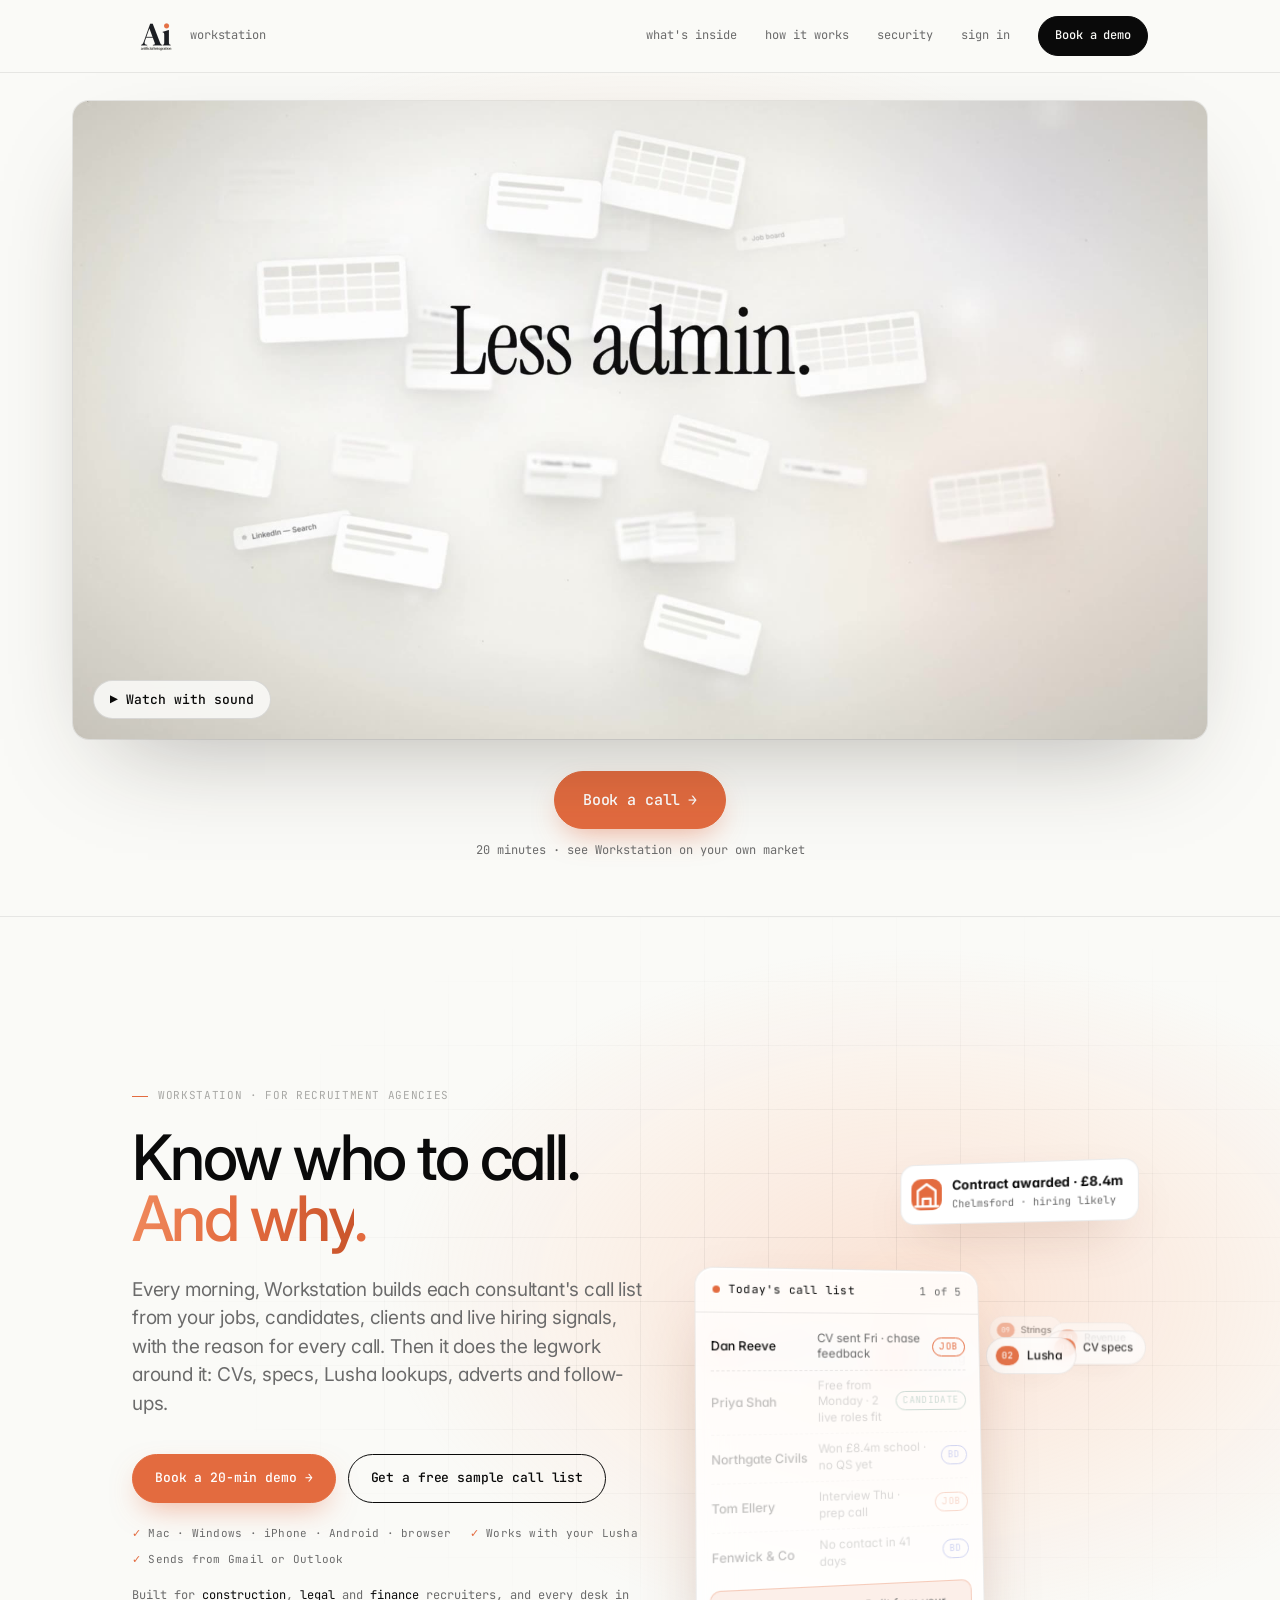
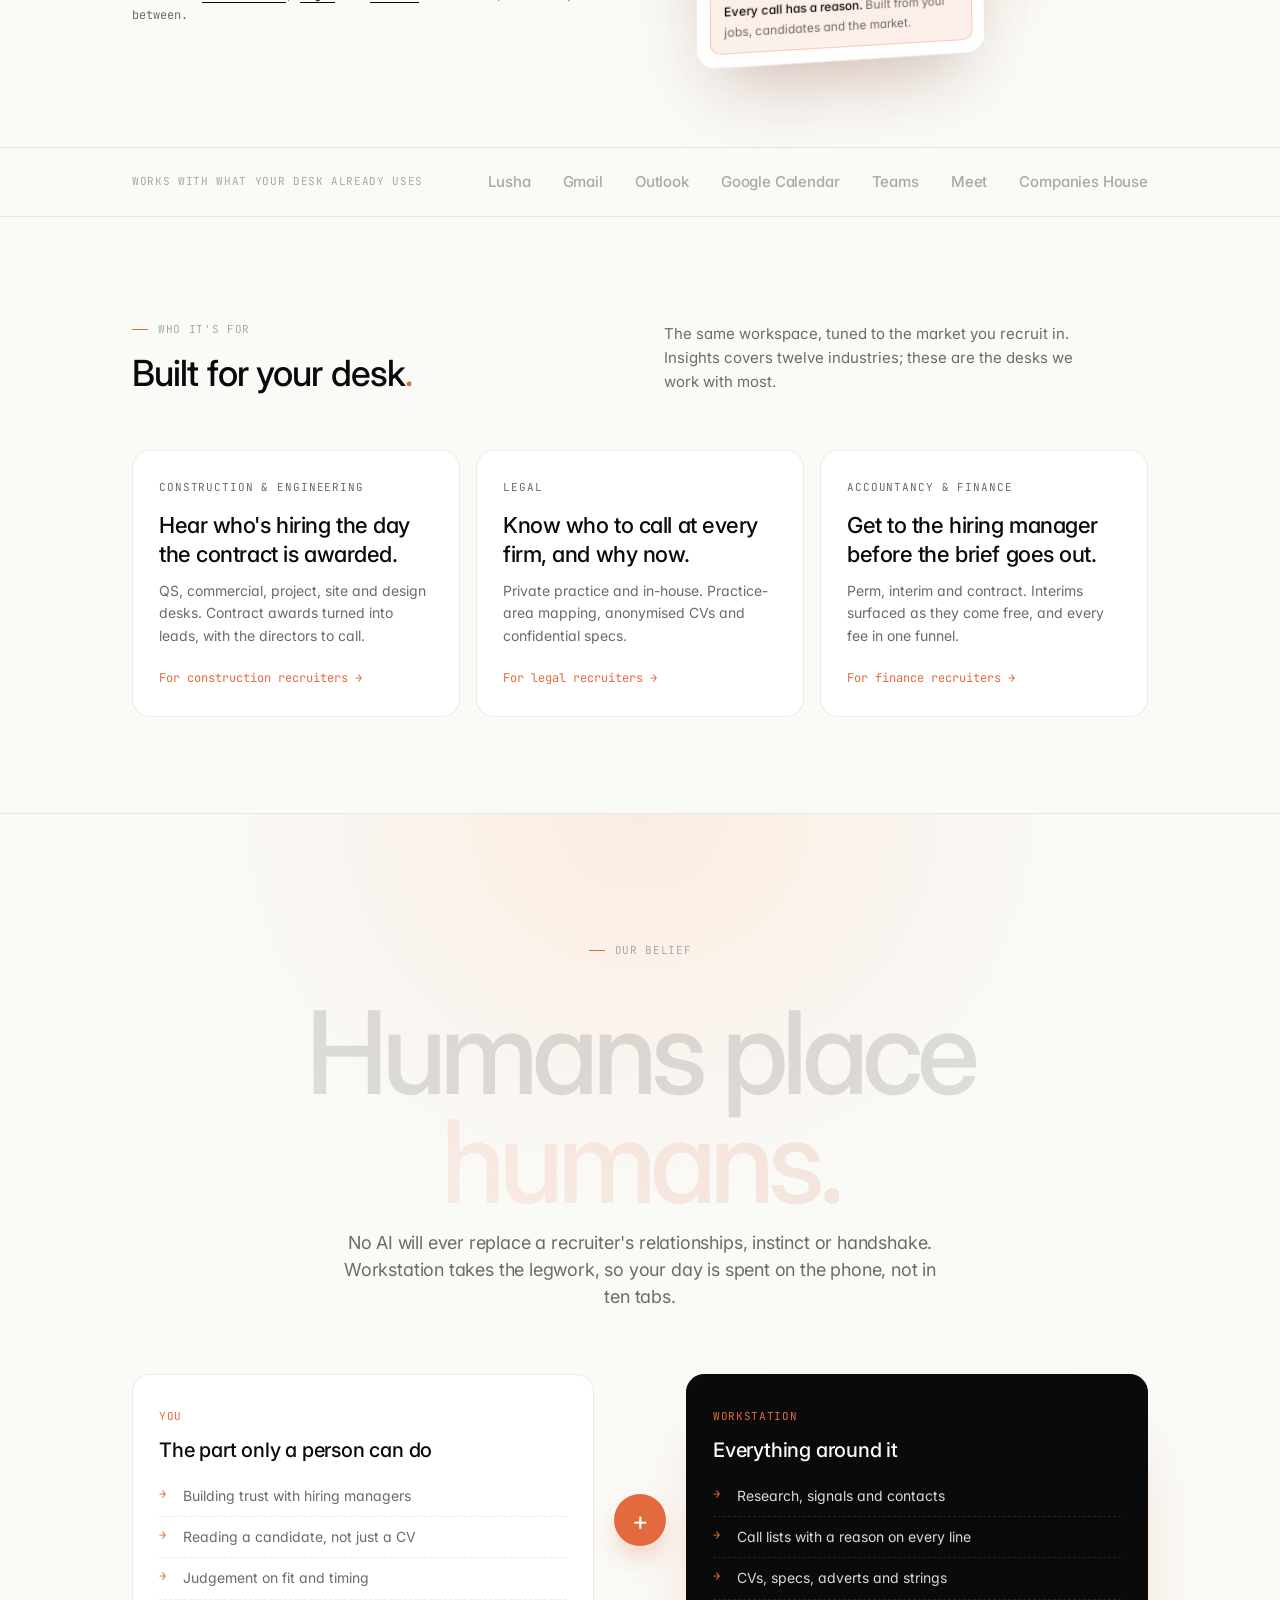
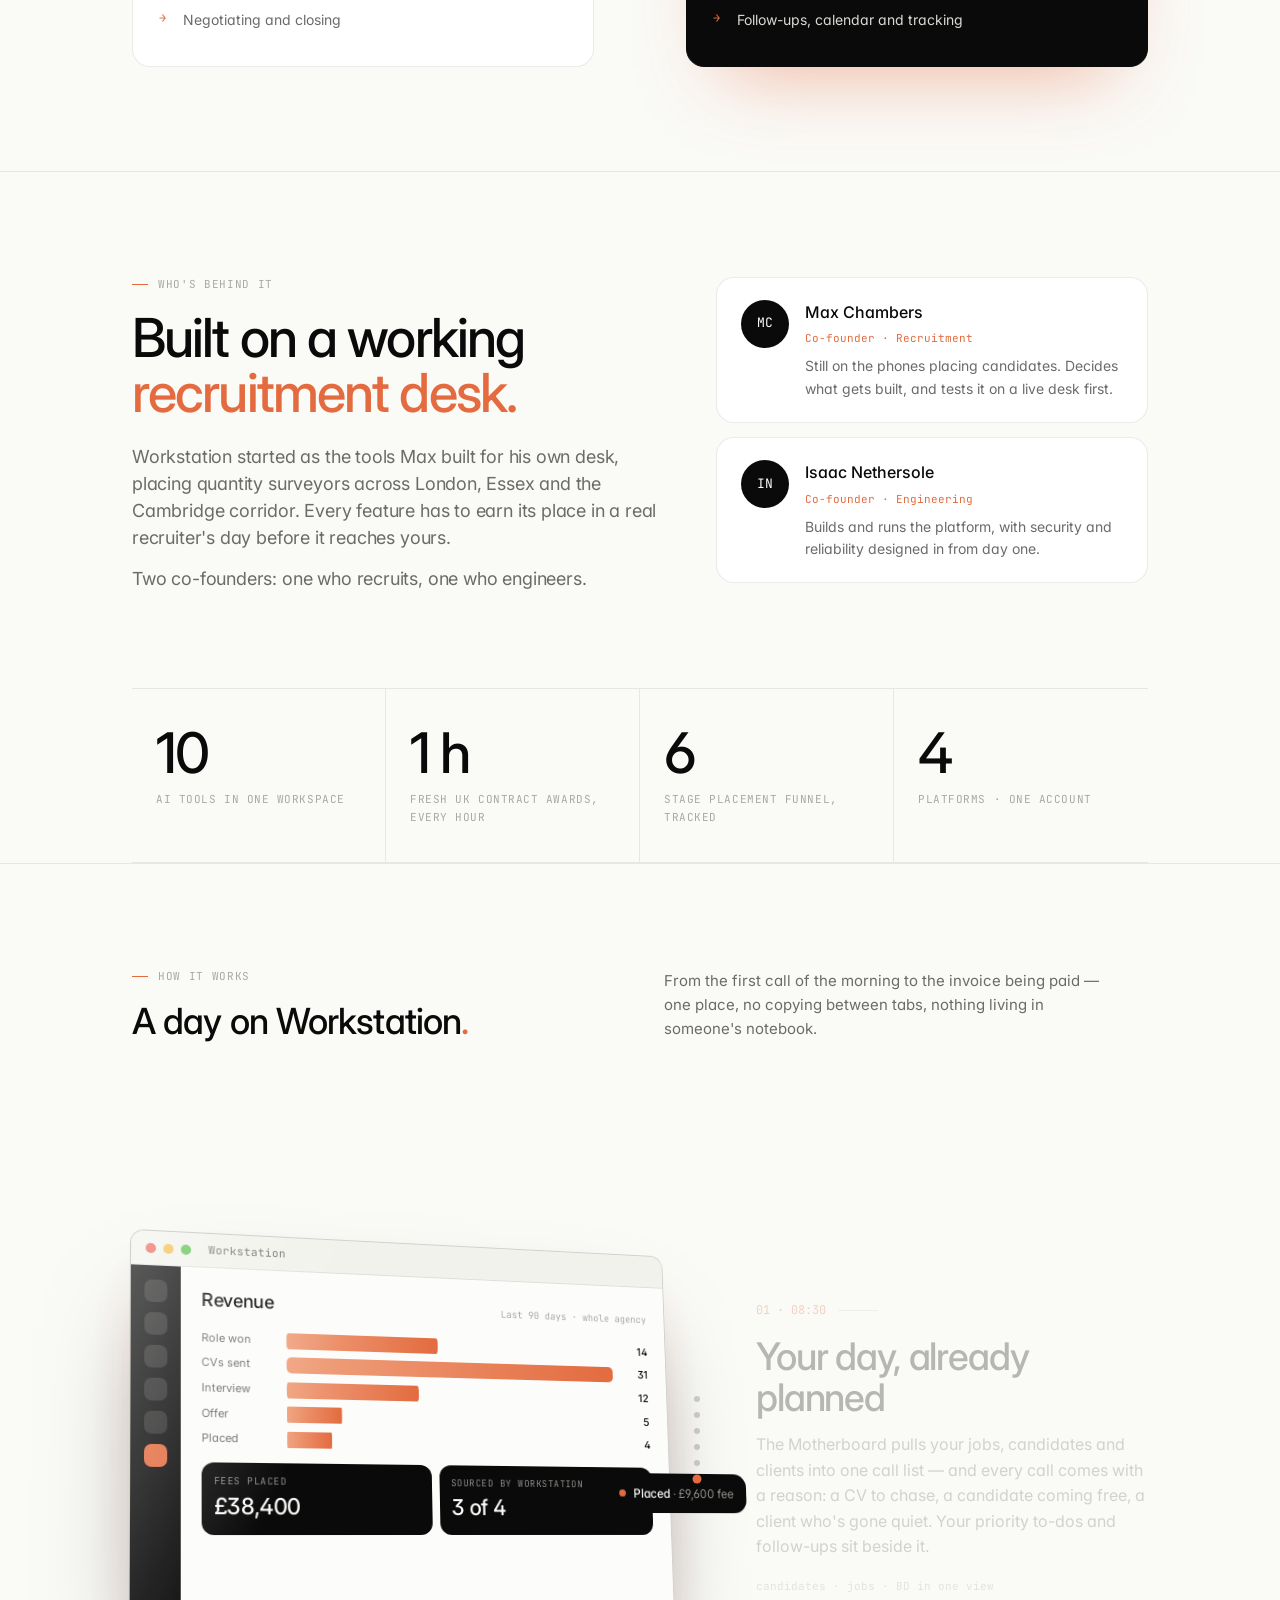
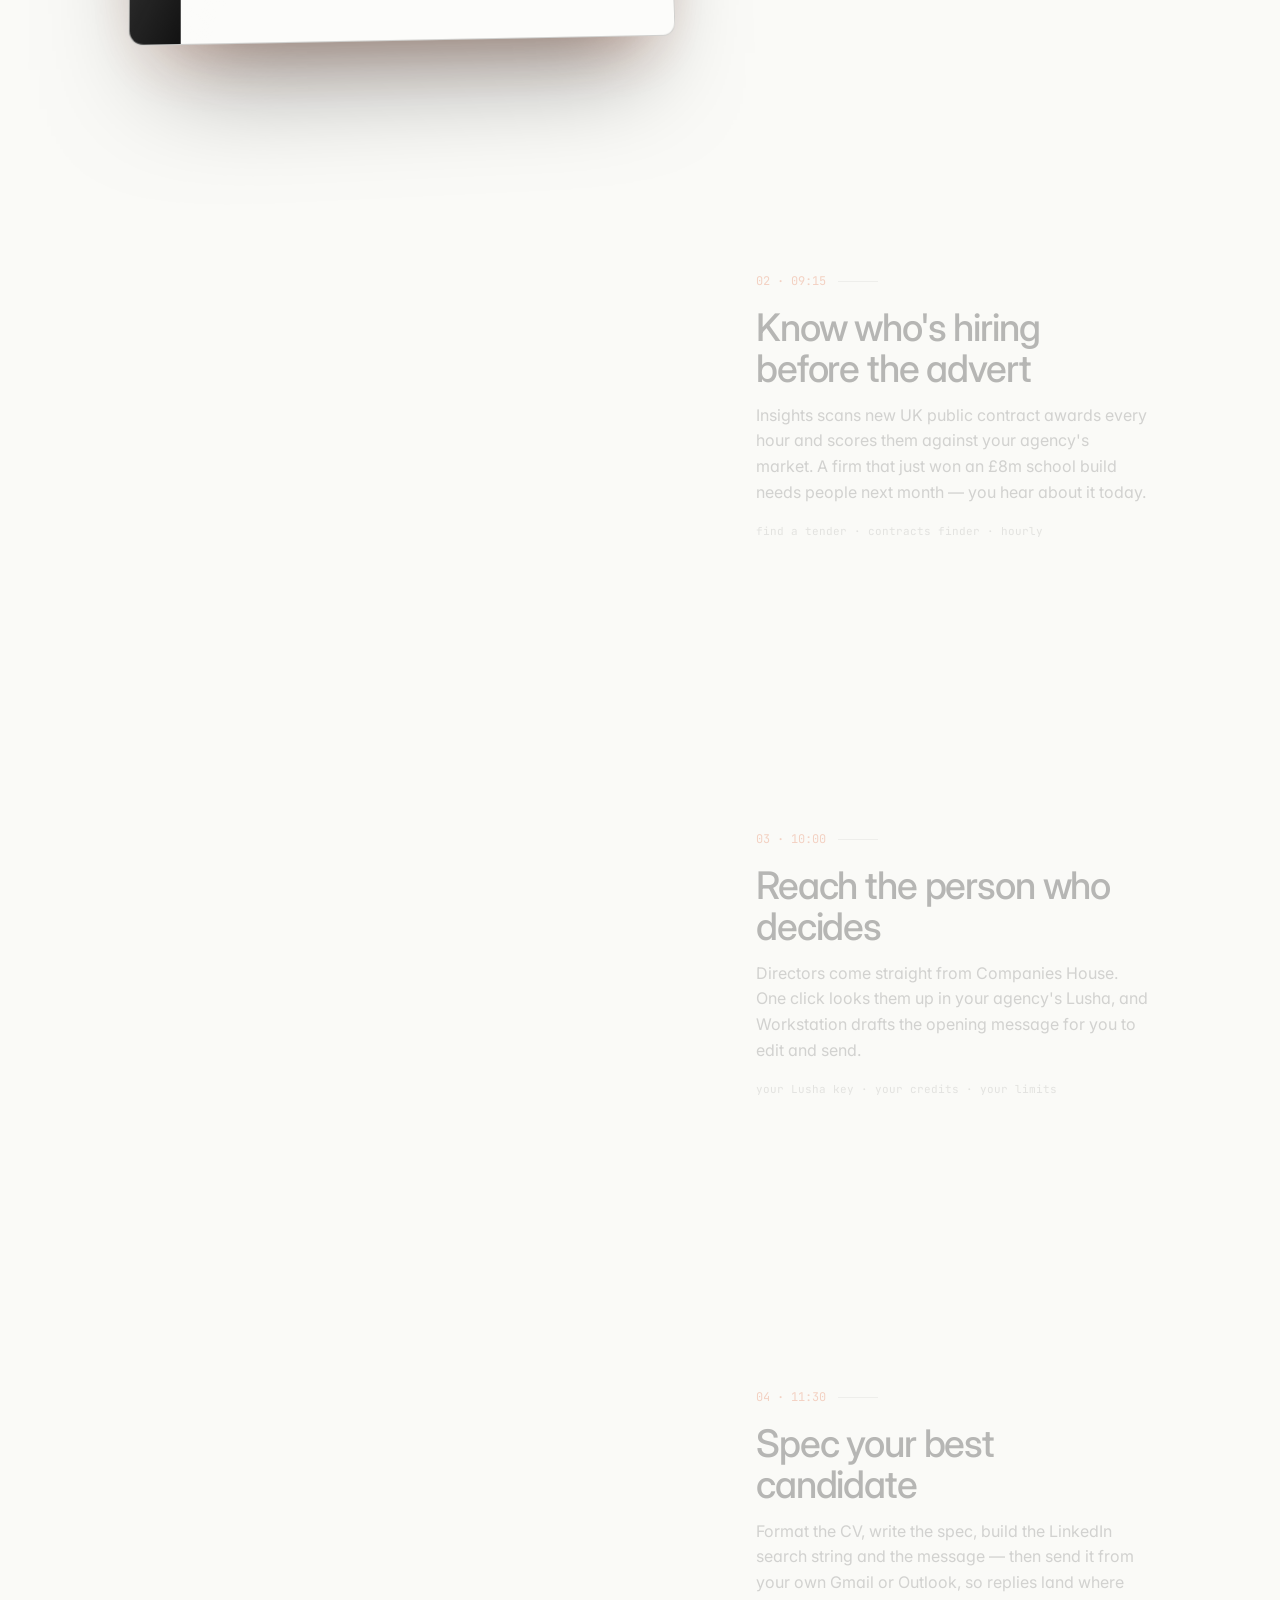
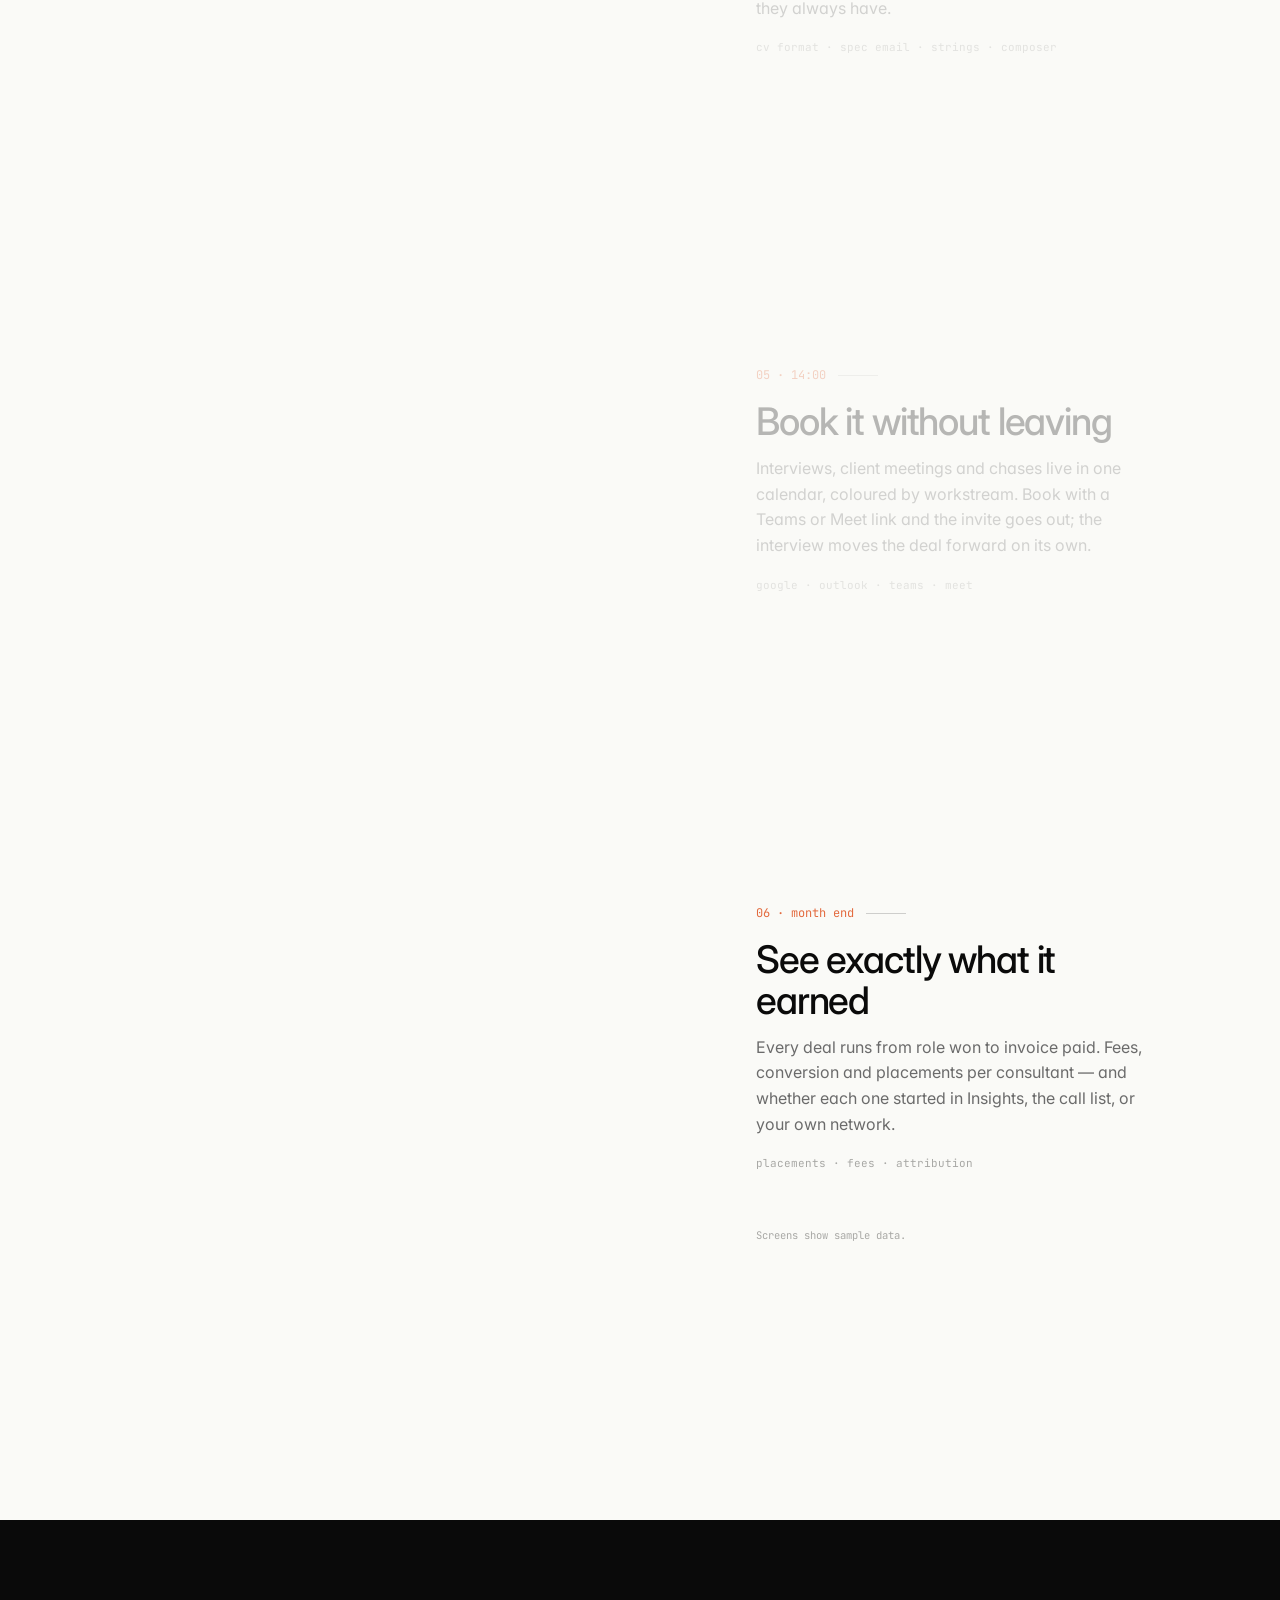
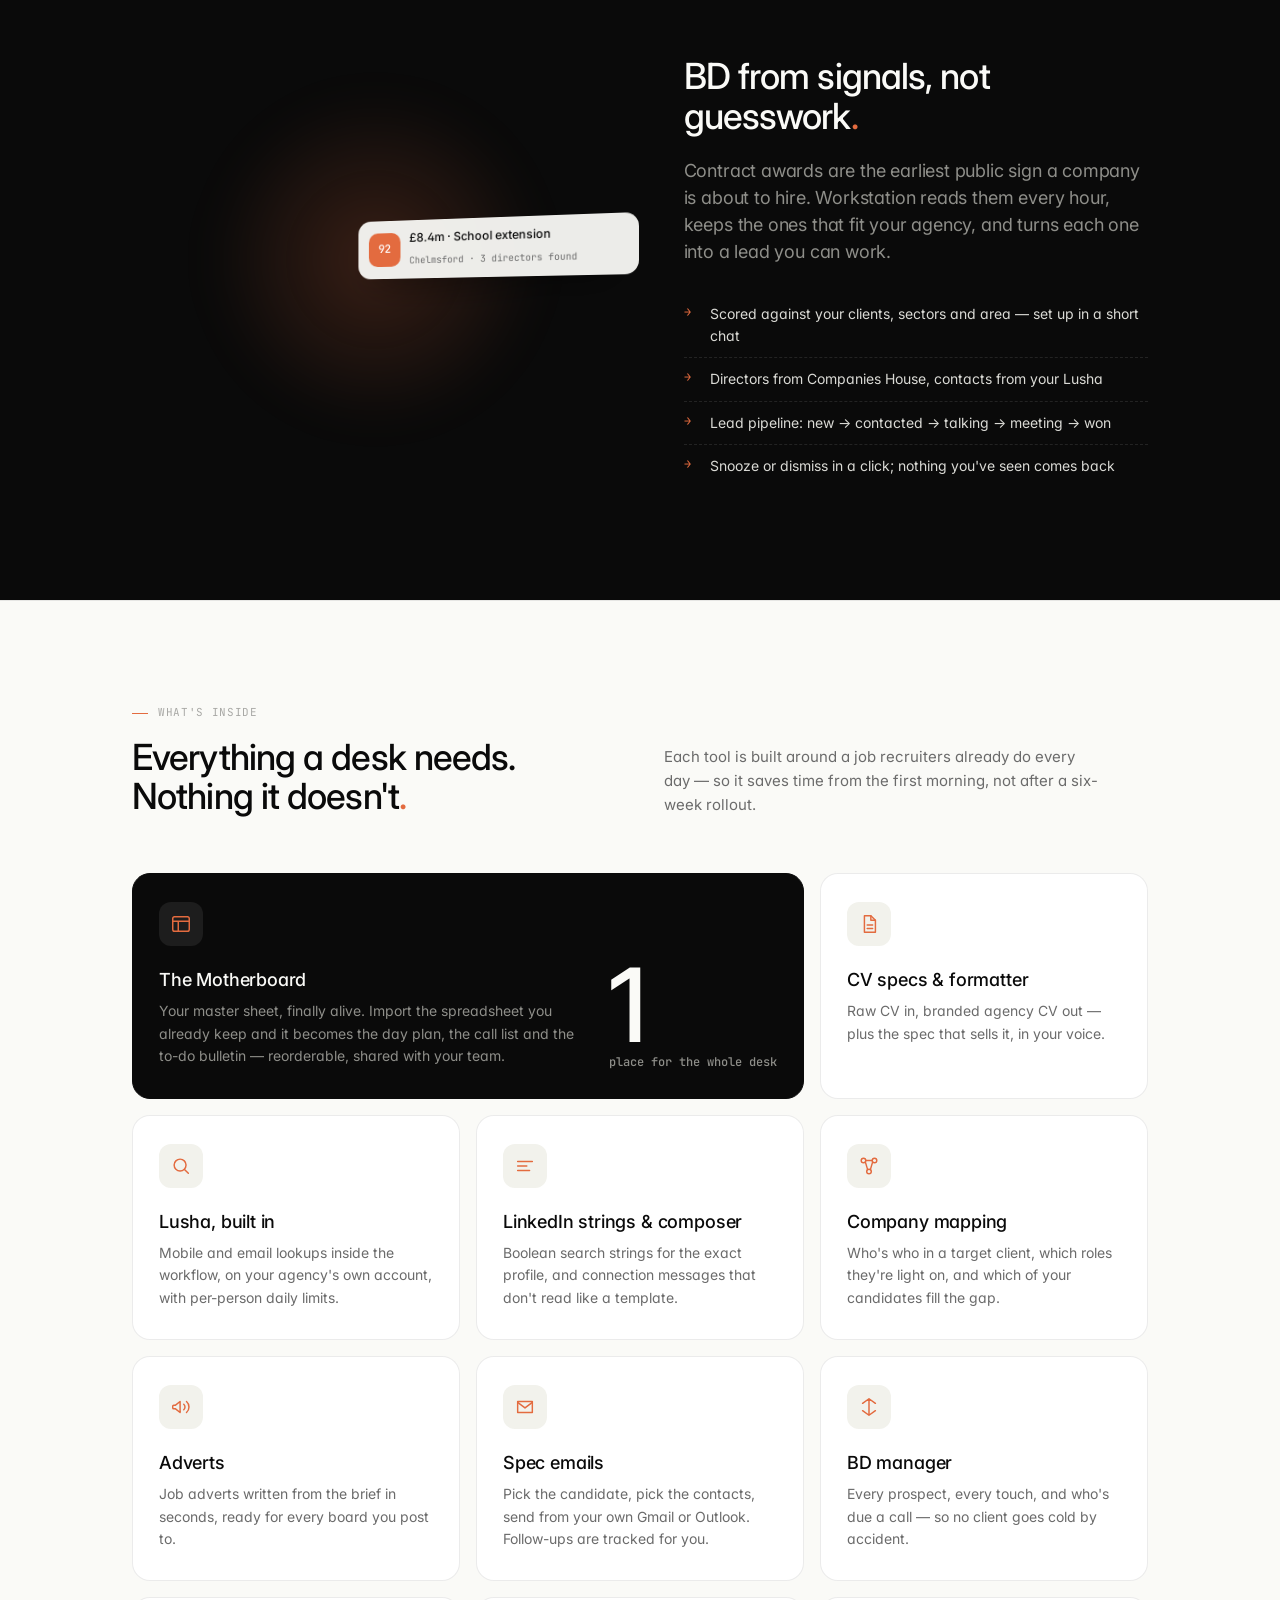
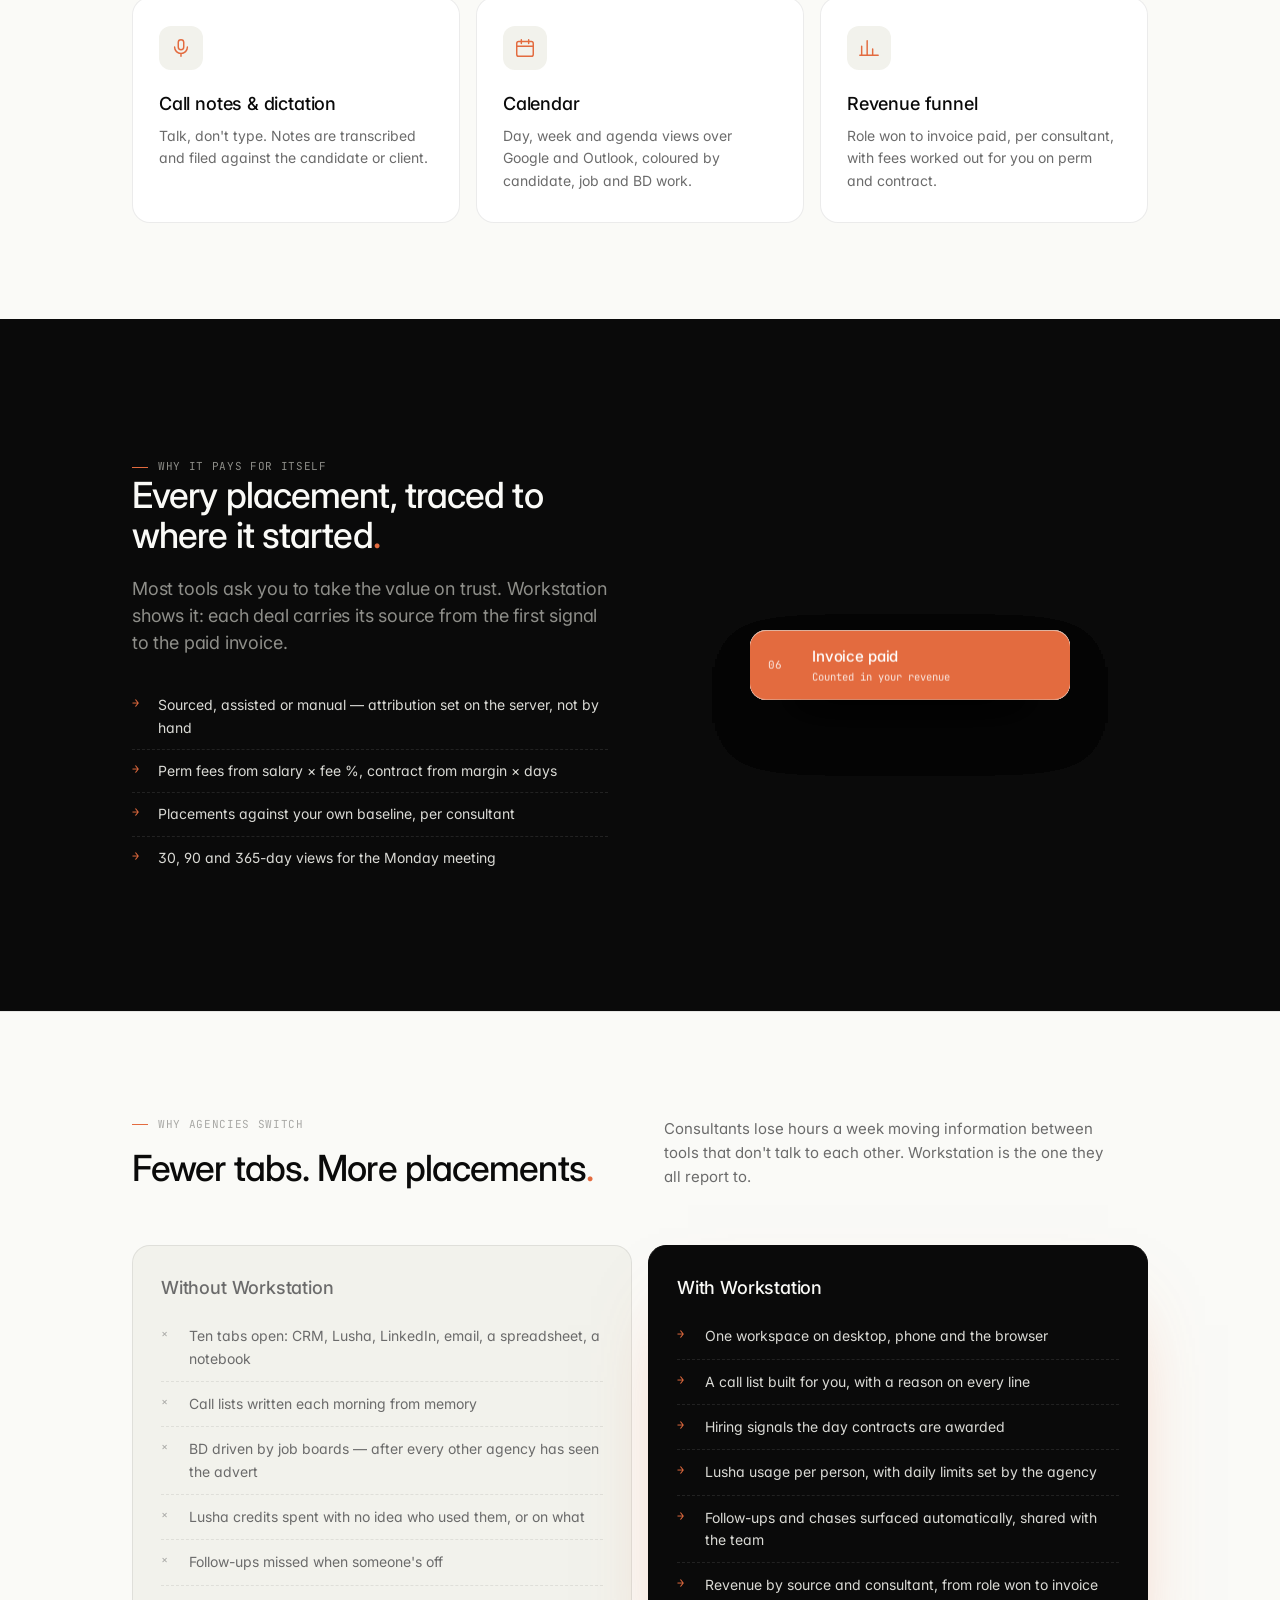
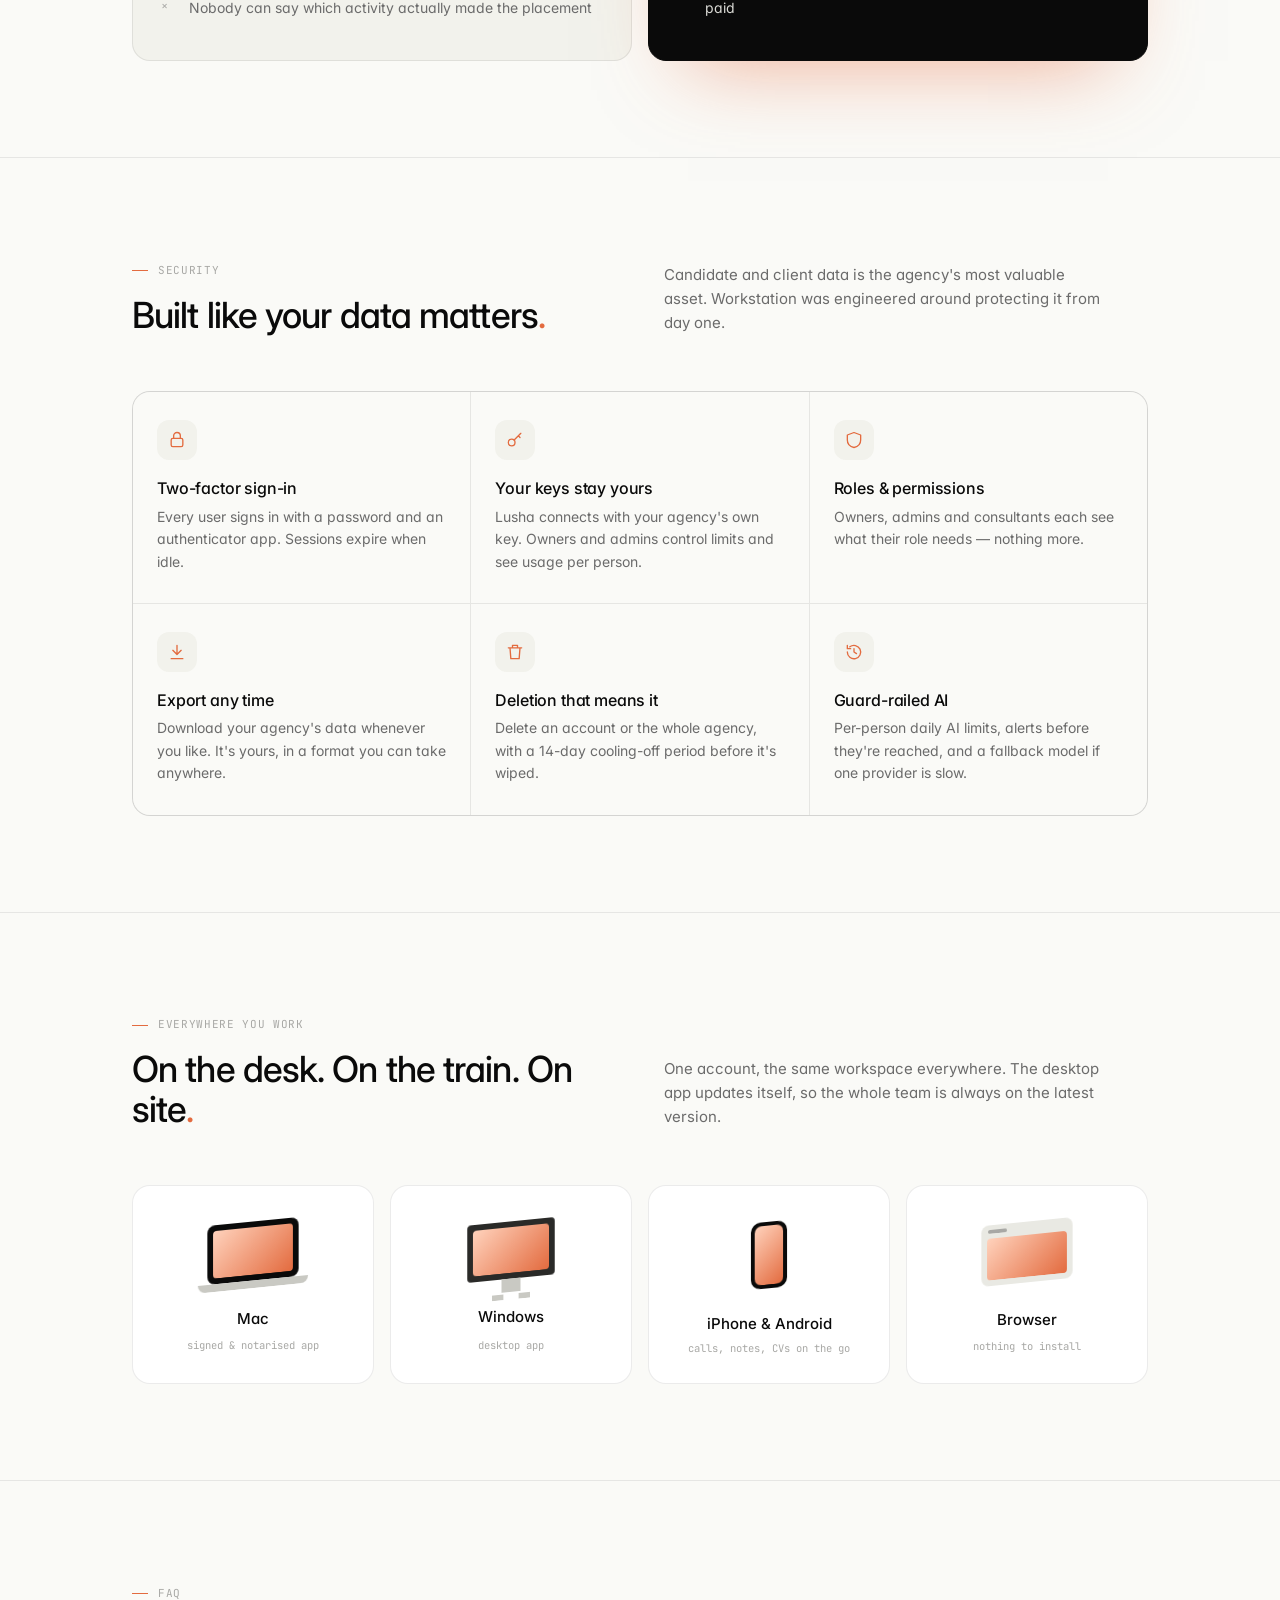
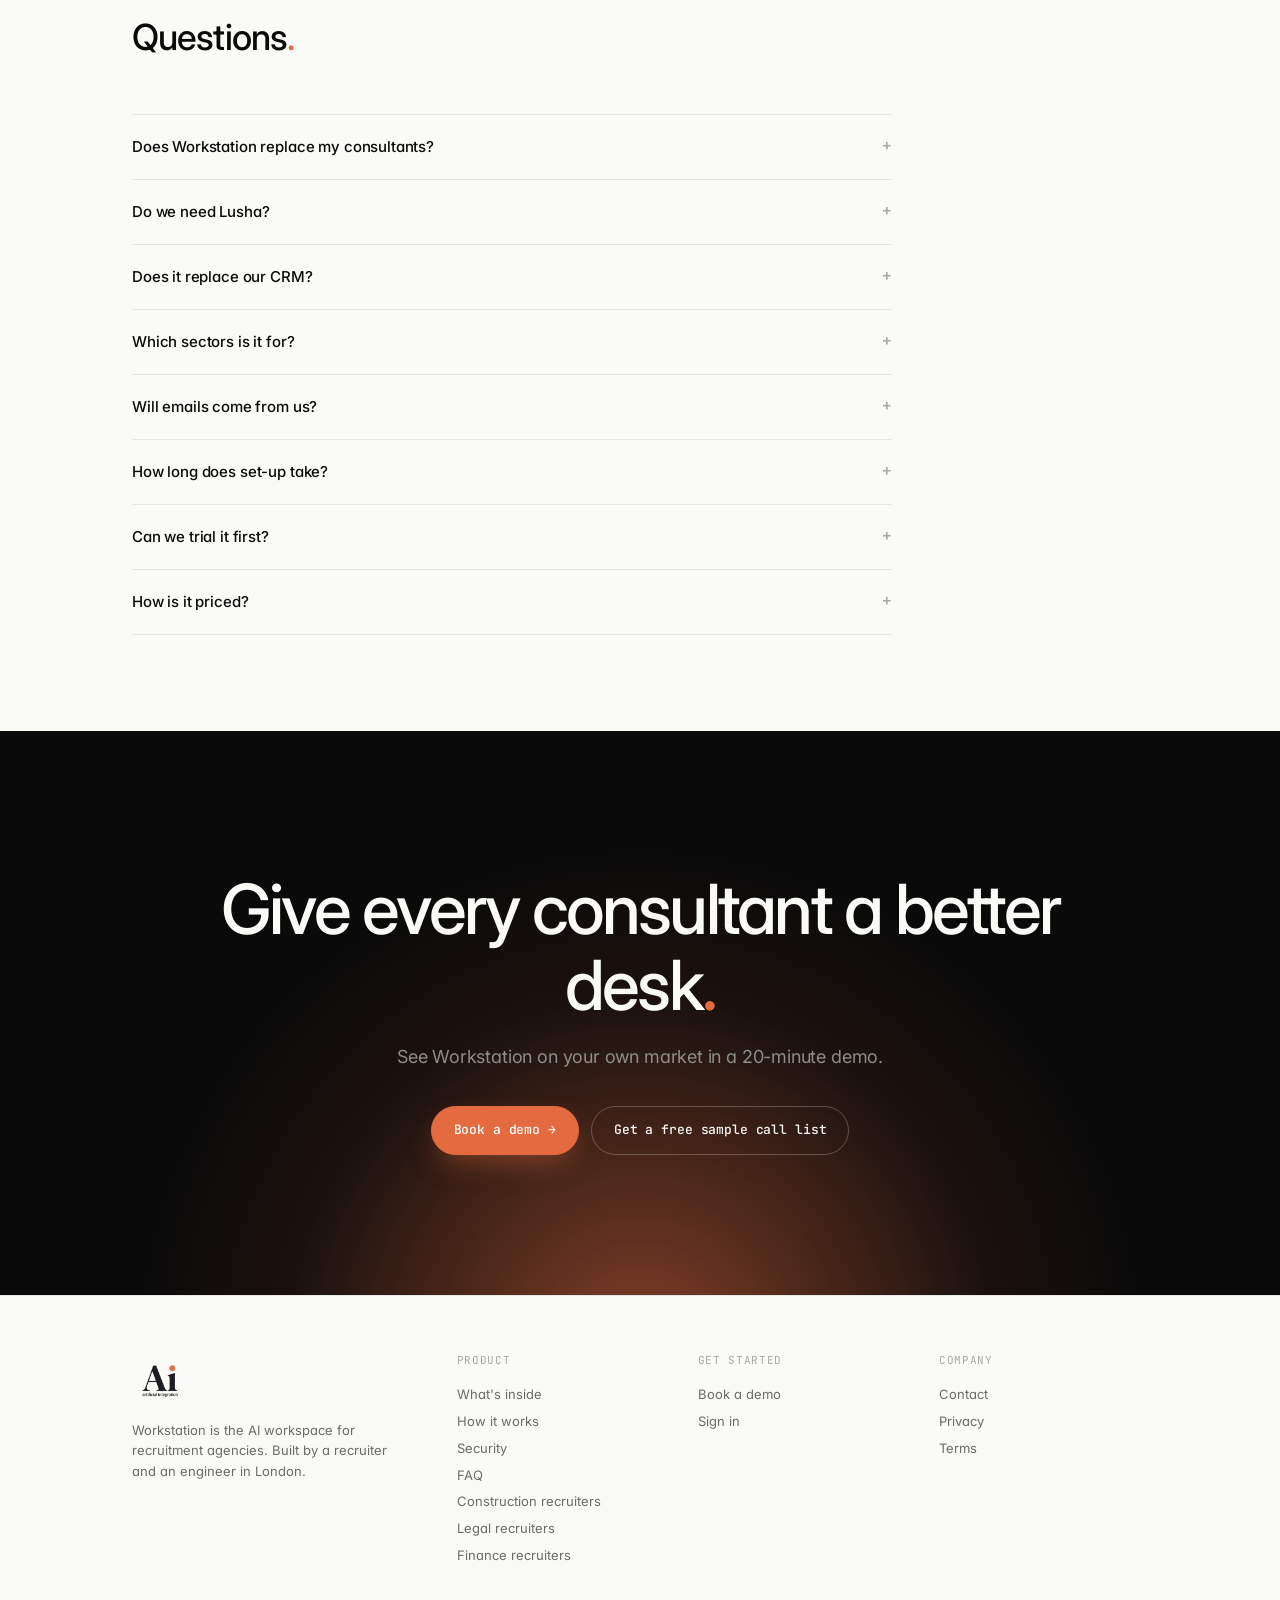
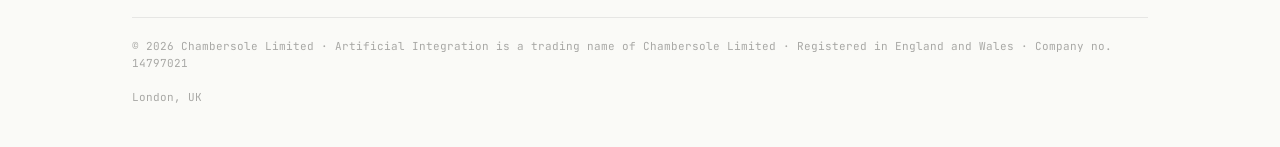
<file: index.html>
<!DOCTYPE html>
<html lang="en-GB">
<head>
<meta charset="UTF-8">
<meta name="viewport" content="width=device-width, initial-scale=1.0">
<title>Workstation · The AI workspace for recruitment agencies · Artificial Integration</title>
<meta name="description" content="Workstation puts CV specs, Lusha, LinkedIn strings, company mapping, BD, adverts, calendar and live UK hiring signals into one AI workspace for recruitment consultants. Mac, Windows, iPhone, Android and browser.">
<link rel="canonical" href="https://artificialintegration.io/">
<meta property="og:type" content="website">
<meta property="og:title" content="Workstation · The AI workspace for recruitment agencies">
<meta property="og:description" content="Your whole desk in one place: a reasoned call list, live hiring signals, and every placement traced to where it started.">
<meta property="og:url" content="https://artificialintegration.io/">
<meta property="og:image" content="https://artificialintegration.io/logos/ai-logo.png">
<meta name="theme-color" content="#FAFAF7">
<link rel="icon" type="image/png" href="/logos/ai-logo-192.png">
<link rel="preconnect" href="https://fonts.googleapis.com">
<link rel="preconnect" href="https://fonts.gstatic.com" crossorigin>
<link href="https://fonts.googleapis.com/css2?family=Inter:wght@400;500&family=JetBrains+Mono:wght@400;500&display=swap" rel="stylesheet">
<link rel="stylesheet" href="/assets/css/site.css?v=5168b84a">
<link rel="stylesheet" href="/assets/css/home.css?v=57b0f127">
<link rel="stylesheet" href="/assets/css/ws.css?v=ca680efc">
<link rel="stylesheet" href="/assets/css/sectors.css?v=1">
<link rel="stylesheet" href="/assets/css/film.css?v=3">
<link rel="modulepreload" href="/assets/js/orb.js?v=92656b2d">
<script src="/assets/js/site.js?v=bc3df820" defer></script>
<script src="/assets/js/film.js?v=4" defer></script>
<script type="module" src="/assets/js/ws.js?v=46dadc45"></script>
<script type="application/ld+json">
{"@context":"https://schema.org","@type":"SoftwareApplication","name":"Workstation","applicationCategory":"BusinessApplication","operatingSystem":"macOS, Windows, iOS, Android, Web","description":"AI workspace for recruitment agencies: call lists, CV specs, Lusha, LinkedIn strings, company mapping, BD, calendar, market signals and a revenue funnel.","publisher":{"@type":"Organization","name":"Artificial Integration","legalName":"Chambersole Limited","identifier":"14797021","url":"https://artificialintegration.io","email":"hello@artificialintegration.io"},"areaServed":"GB"}
</script>
</head>
<body class="home ws">
<a class="skip" href="#main">Skip to content</a>

<header class="site-header">
  <div class="wrap">
    <a href="/" class="mark" aria-label="Artificial Integration home"><img src="/logos/ai-logo-192.png" alt="" width="48" height="48"><span>workstation</span></a>
    <nav class="site-nav" aria-label="Main">
      <a href="/#inside" class="hide-sm">what's inside</a>
      <a href="/#day" class="hide-sm">how it works</a>
      <a href="/#trust" class="hide-sm">security</a>
      <a href="https://desk.artificialintegration.io" class="hide-sm">sign in</a>
      <a href="/book" class="btn sm">Book a demo</a>
    </nav>
  </div>
</header>

<main id="main">

<!-- ================= FILM ================= -->
<section class="film first" aria-label="Workstation in 60 seconds">
  <div class="film-wrap">
    <div class="film-frame">
      <video id="ws-film" muted playsinline preload="none" poster="/assets/video/workstation-film-v1-poster.jpg" aria-label="Workstation in 60 seconds: day plan, call list, insights, AI tools, revenue and integrations"
        data-teaser-1080="/assets/video/workstation-film-v1-teaser-1080.mp4" data-teaser-720="/assets/video/workstation-film-v1-teaser-720.mp4"
        data-full-1080="/assets/video/workstation-film-v1-1080.mp4" data-full-720="/assets/video/workstation-film-v1-720.mp4">
      </video>
      <noscript><video class="film-nojs" controls playsinline preload="none" poster="/assets/video/workstation-film-v1-poster.jpg" src="/assets/video/workstation-film-v1-1080.mp4"></video></noscript>
      <button class="film-sound" type="button" hidden>&#9654; Watch with sound</button>
    </div>
    <div class="film-cta">
      <a href="/book" class="btn glow">Book a call <span class="arrow">&rarr;</span></a>
      <span class="film-note">20 minutes &middot; see Workstation on your own market</span>
    </div>
  </div>
</section>

<!-- ================= HERO ================= -->
<section class="hero3d">
  <div class="wrap">
    <div>
      <span class="eyebrow" data-reveal>Workstation · for recruitment agencies</span>
      <h1 data-reveal data-delay="80">Know who to call.<br><em>And why</em><span class="dot">.</span></h1>
      <p class="lede" data-reveal data-delay="160">Every morning, Workstation builds each consultant's call list from your jobs, candidates, clients and live hiring signals, with the reason for every call. Then it does the legwork around it: CVs, specs, Lusha lookups, adverts and follow-ups.</p>
      <div class="cta-row" data-reveal data-delay="240">
        <a href="/book" class="btn glow">Book a 20-min demo <span class="arrow">→</span></a>
        <a href="mailto:hello@artificialintegration.io?subject=Free%20sample%20call%20list&amp;body=Hi%2C%0A%0AI%27d%20like%20a%20free%20sample%20call%20list.%0A%0AAgency%3A%0ASectors%20we%20recruit%20for%3A%0AArea%20we%20cover%3A%0A%0AThanks" class="btn ghost">Get a free sample call list</a>
      </div>
      <p class="fine" data-reveal data-delay="320"><span>Mac · Windows · iPhone · Android · browser</span><span>Works with your Lusha</span><span>Sends from Gmail or Outlook</span></p>
      <p class="sectors-line" data-reveal data-delay="360">Built for <a href="/construction/">construction</a>, <a href="/legal/">legal</a> and <a href="/finance/">finance</a> recruiters, and every desk in between.</p>
    </div>

    <div class="hero-stage" aria-hidden="true">
      <div class="orb-fallback"></div>
      <canvas id="orb"></canvas>

      <div class="orbit">
        <span class="oc"><i>01</i>CV specs</span>
        <span class="oc"><i>02</i>Lusha</span>
        <span class="oc"><i>03</i>Mapping</span>
        <span class="oc"><i>04</i>BD manager</span>
        <span class="oc"><i>05</i>Adverts</span>
        <span class="oc"><i>06</i>Composer</span>
        <span class="oc"><i>07</i>Insights</span>
        <span class="oc"><i>08</i>Calendar</span>
        <span class="oc"><i>09</i>Strings</span>
        <span class="oc"><i>10</i>Revenue</span>
      </div>

      <div class="chip-float">
        <span class="ic"><svg viewBox="0 0 24 24" fill="none" stroke="#fff" stroke-width="1.8" stroke-linecap="round" stroke-linejoin="round"><path d="M3 21h18M5 21V9l7-5 7 5v12M9 21v-6h6v6"/></svg></span>
        <span><b>Contract awarded · £8.4m</b><small>Chelmsford · hiring likely</small></span>
      </div>

      <div class="plan-card">
        <div class="card-head"><span class="live">Today's call list</span><span data-plan-count>0 of 5</span></div>
        <ul class="plan-lines">
          <li class="pl"><span class="who">Dan Reeve</span><span class="why">CV sent Fri · chase feedback</span><span class="ws-tag job">job</span></li>
          <li class="pl"><span class="who">Priya Shah</span><span class="why">Free from Monday · 2 live roles fit</span><span class="ws-tag cand">candidate</span></li>
          <li class="pl"><span class="who">Northgate Civils</span><span class="why">Won £8.4m school · no QS yet</span><span class="ws-tag bd">bd</span></li>
          <li class="pl"><span class="who">Tom Ellery</span><span class="why">Interview Thu · prep call</span><span class="ws-tag job">job</span></li>
          <li class="pl"><span class="who">Fenwick &amp; Co</span><span class="why">No contact in 41 days</span><span class="ws-tag bd">bd</span></li>
        </ul>
        <div class="plan-foot"><b>Every call has a reason.</b> Built from your jobs, candidates and the market.</div>
      </div>
    </div>
  </div>

  <div class="net">
    <div class="wrap">
      <span>Works with what your desk already uses</span>
      <ul><li>Lusha</li><li>Gmail</li><li>Outlook</li><li>Google Calendar</li><li>Teams</li><li>Meet</li><li>Companies House</li></ul>
    </div>
  </div>
</section>

<!-- ================= HUMAN ================= -->
<section class="sectors-sec" id="sectors">
  <div class="wrap">
    <div class="sec-head">
      <div data-reveal><span class="eyebrow">Who it's for</span><h2>Built for your desk<span class="dot">.</span></h2></div>
      <p data-reveal data-delay="100">The same workspace, tuned to the market you recruit in. Insights covers twelve industries; these are the desks we work with most.</p>
    </div>
    <div class="sectors-grid">
      <a class="sector-card" href="/construction/" data-reveal><span class="k">Construction &amp; engineering</span><h3>Hear who's hiring the day the contract is awarded.</h3><p>QS, commercial, project, site and design desks. Contract awards turned into leads, with the directors to call.</p><span class="go">For construction recruiters →</span></a>
      <a class="sector-card" href="/legal/" data-reveal data-delay="80"><span class="k">Legal</span><h3>Know who to call at every firm, and why now.</h3><p>Private practice and in-house. Practice-area mapping, anonymised CVs and confidential specs.</p><span class="go">For legal recruiters →</span></a>
      <a class="sector-card" href="/finance/" data-reveal data-delay="160"><span class="k">Accountancy &amp; finance</span><h3>Get to the hiring manager before the brief goes out.</h3><p>Perm, interim and contract. Interims surfaced as they come free, and every fee in one funnel.</p><span class="go">For finance recruiters →</span></a>
    </div>
  </div>
</section>

<section class="human" id="human">
  <div class="wrap">
    <span class="eyebrow" data-reveal>Our belief</span>
    <h2 class="manifesto" data-words>Humans place <em>humans.</em></h2>
    <p class="lede" data-reveal data-delay="100">No AI will ever replace a recruiter's relationships, instinct or handshake. Workstation takes the legwork, so your day is spent on the phone, not in ten tabs.</p>
    <div class="duo">
      <div class="duo-col you" data-reveal>
        <span class="duo-k">You</span>
        <h3>The part only a person can do</h3>
        <ul><li>Building trust with hiring managers</li><li>Reading a candidate, not just a CV</li><li>Judgement on fit and timing</li><li>Negotiating and closing</li></ul>
      </div>
      <span class="duo-plus" aria-hidden="true">+</span>
      <div class="duo-col ws" data-reveal data-delay="120" data-tilt="3">
        <span class="duo-k">Workstation</span>
        <h3>Everything around it</h3>
        <ul><li>Research, signals and contacts</li><li>Call lists with a reason on every line</li><li>CVs, specs, adverts and strings</li><li>Follow-ups, calendar and tracking</li></ul>
      </div>
    </div>
  </div>
</section>

<!-- ================= STATS ================= -->
<section class="founder" id="founder">
  <div class="wrap">
    <div>
      <span class="eyebrow" data-reveal>Who's behind it</span>
      <h2 data-reveal data-delay="60">Built on a working <em>recruitment desk</em><span class="dot">.</span></h2>
      <p class="lede" data-reveal data-delay="120">Workstation started as the tools Max built for his own desk, placing quantity surveyors across London, Essex and the Cambridge corridor. Every feature has to earn its place in a real recruiter's day before it reaches yours.</p>
      <p class="lede" data-reveal data-delay="160">Two co-founders: one who recruits, one who engineers.</p>
    </div>
    <div class="people">
      <div class="person" data-reveal data-delay="120"><span class="av" aria-hidden="true">MC</span><div><b>Max Chambers</b><span class="role">Co-founder · Recruitment</span><p>Still on the phones placing candidates. Decides what gets built, and tests it on a live desk first.</p></div></div>
      <div class="person" data-reveal data-delay="200"><span class="av" aria-hidden="true">IN</span><div><b>Isaac Nethersole</b><span class="role">Co-founder · Engineering</span><p>Builds and runs the platform, with security and reliability designed in from day one.</p></div></div>
    </div>
  </div>
</section>

<section class="stats-sec">
  <div class="wrap">
    <div class="stats4">
      <div data-reveal><span class="num"><span data-count="10">10</span></span><span class="label">AI tools in one workspace</span></div>
      <div data-reveal data-delay="80"><span class="num"><span data-count="1">1</span> h</span><span class="label">Fresh UK contract awards, every hour</span></div>
      <div data-reveal data-delay="160"><span class="num"><span data-count="6">6</span></span><span class="label">Stage placement funnel, tracked</span></div>
      <div data-reveal data-delay="240"><span class="num"><span data-count="4">4</span></span><span class="label">Platforms · one account</span></div>
    </div>
  </div>
</section>

<!-- ================= DAY STORY ================= -->
<section id="day">
  <div class="wrap">
    <div class="sec-head">
      <div data-reveal>
        <span class="eyebrow">How it works</span>
        <h2>A day on Workstation<span class="dot">.</span></h2>
      </div>
      <p data-reveal data-delay="100">From the first call of the morning to the invoice being paid — one place, no copying between tabs, nothing living in someone's notebook.</p>
    </div>

    <div class="story">
      <div class="story-stage ws-stage" aria-hidden="true">
        <div class="appwin" data-step="1" data-tilt="6">
          <div class="aw-frame">
            <div class="aw-bar"><i></i><i></i><i></i><span>Workstation</span></div>
            <div class="aw-body">
              <nav class="aw-side"><b class="on"></b><b></b><b></b><b></b><b></b><b></b></nav>
              <div class="aw-main">

                <div class="ws-screen w1">
                  <div class="aw-h"><h4>Good morning, Sam</h4><span>Tue 4 Nov · 9 calls · 4 follow-ups</span></div>
                  <div class="aw-cols">
                    <ul class="aw-list">
                      <li><b>Dan Reeve</b><span>CV sent Fri — chase feedback</span><em class="ws-tag job">job</em></li>
                      <li><b>Priya Shah</b><span>Available Monday — 2 roles fit</span><em class="ws-tag cand">candidate</em></li>
                      <li><b>Northgate Civils</b><span>Won £8.4m school — no QS</span><em class="ws-tag bd">bd</em></li>
                      <li><b>Tom Ellery</b><span>Interview Thu — prep call</span><em class="ws-tag job">job</em></li>
                      <li><b>Fenwick &amp; Co</b><span>41 days since last contact</span><em class="ws-tag bd">bd</em></li>
                    </ul>
                    <div class="aw-todo">
                      <small>priority</small>
                      <p class="done">Format Priya's CV</p>
                      <p class="done">Spec Dan to Harlow Build</p>
                      <p>Advert: Site Manager, Essex</p>
                      <p>Map Northgate's directors</p>
                    </div>
                  </div>
                </div>

                <div class="ws-screen w2">
                  <div class="aw-h"><h4>Insights</h4><span>Market signals · updated 14 min ago</span></div>
                  <ul class="aw-sig">
                    <li><span class="sc">92</span><div><b>£8.4m · Secondary school extension</b><span>Chelmsford · Northgate Civils · likely: Site Manager, QS</span></div></li>
                    <li><span class="sc">84</span><div><b>£3.1m · Highways maintenance framework</b><span>Braintree · Ardley Infrastructure · likely: Engineer</span></div></li>
                    <li><span class="sc mid">71</span><div><b>£1.9m · Library refurbishment</b><span>Cambridge · Fenwick &amp; Co · likely: Estimator</span></div></li>
                  </ul>
                  <div class="aw-kan"><span>new <b>12</b></span><span>contacted <b>5</b></span><span>talking <b>3</b></span><span>meeting <b>1</b></span><span class="won">won <b>1</b></span></div>
                </div>

                <div class="ws-screen w3">
                  <div class="aw-h"><h4>Northgate Civils Ltd</h4><span>Directors · Companies House</span></div>
                  <ul class="aw-dir">
                    <li><span class="av">JM</span><div><b>James Marlow</b><span>Managing Director</span></div><em class="lu">mobile · email ✓</em></li>
                    <li><span class="av">RK</span><div><b>Rachel Kaur</b><span>Commercial Director</span></div><em class="lu">email ✓</em></li>
                    <li><span class="av">PB</span><div><b>Paul Bright</b><span>Operations Director</span></div><em class="lu dim">look up</em></li>
                  </ul>
                  <div class="aw-draft"><small>outreach draft</small>Hi Rachel — congratulations on the Chelmsford school award. If you're adding a QS for the delivery phase, I have two who've run NEC4 education jobs locally…</div>
                </div>

                <div class="ws-screen w4">
                  <div class="aw-h"><h4>Spec email</h4><span>to 6 contacts · from your Outlook</span></div>
                  <div class="aw-mail">
                    <p><small>subject</small>Senior QS · 12 yrs · NEC4 · available now</p>
                    <p class="ln"></p><p class="ln s"></p><p class="ln"></p><p class="ln m"></p>
                  </div>
                  <div class="aw-str"><small>linkedin string</small><code>("quantity surveyor" OR "QS") AND (NEC4 OR JCT) AND (school OR education) NOT trainee</code></div>
                  <div class="aw-send">Send via Outlook <span>→</span></div>
                </div>

                <div class="ws-screen w5">
                  <div class="aw-h"><h4>Calendar</h4><span>Week · Google + Outlook</span></div>
                  <div class="aw-cal">
                    <div class="d"><small>mon</small><i class="ev cand t1">Priya · registration</i><i class="ev plan t3">Plan</i></div>
                    <div class="d"><small>tue</small><i class="ev bd t2">Northgate · intro</i></div>
                    <div class="d"><small>wed</small><i class="ev job t1">Chase · Harlow</i><i class="ev bd t4">Fenwick · lunch</i></div>
                    <div class="d"><small>thu</small><i class="ev job t2 hot">Interview · Tom</i></div>
                    <div class="d"><small>fri</small><i class="ev plan t1">Plan</i><i class="ev cand t3">Offer call</i></div>
                  </div>
                </div>

                <div class="ws-screen w6">
                  <div class="aw-h"><h4>Revenue</h4><span>Last 90 days · whole agency</span></div>
                  <div class="aw-fun">
                    <p><span>Role won</span><i class="b1"></i><b>14</b></p>
                    <p><span>CVs sent</span><i class="b2"></i><b>31</b></p>
                    <p><span>Interview</span><i class="b3"></i><b>12</b></p>
                    <p><span>Offer</span><i class="b4"></i><b>5</b></p>
                    <p><span>Placed</span><i class="b5"></i><b>4</b></p>
                  </div>
                  <div class="aw-kpi"><div><small>fees placed</small><b>£38,400</b></div><div><small>sourced by Workstation</small><b>3 of 4</b></div></div>
                </div>

              </div>
            </div>
          </div>
          <div class="aw-pop p1"><b>9 calls</b> each with a reason</div>
          <div class="aw-pop p2"><b>New award</b> · score 92</div>
          <div class="aw-pop p3"><b>Mobile found</b> via your Lusha</div>
          <div class="aw-pop p4"><b>Spec sent</b> from your inbox</div>
          <div class="aw-pop p5"><b>Teams invite</b> sent to both</div>
          <div class="aw-pop p6"><b>Placed</b> · £9,600 fee</div>
        </div>
        <div class="story-dots"><i></i><i></i><i></i><i></i><i></i><i></i></div>
      </div>

      <div class="story-steps">
        <div class="story-step" data-step="1"><span class="n">01 · 08:30</span><h3>Your day, already planned</h3><p>The Motherboard pulls your jobs, candidates and clients into one call list — and every call comes with a reason: a CV to chase, a candidate coming free, a client who's gone quiet. Your priority to-dos and follow-ups sit beside it.</p><span class="t">candidates · jobs · BD in one view</span></div>
        <div class="story-step" data-step="2"><span class="n">02 · 09:15</span><h3>Know who's hiring before the advert</h3><p>Insights scans new UK public contract awards every hour and scores them against your agency's market. A firm that just won an £8m school build needs people next month — you hear about it today.</p><span class="t">find a tender · contracts finder · hourly</span></div>
        <div class="story-step" data-step="3"><span class="n">03 · 10:00</span><h3>Reach the person who decides</h3><p>Directors come straight from Companies House. One click looks them up in your agency's Lusha, and Workstation drafts the opening message for you to edit and send.</p><span class="t">your Lusha key · your credits · your limits</span></div>
        <div class="story-step" data-step="4"><span class="n">04 · 11:30</span><h3>Spec your best candidate</h3><p>Format the CV, write the spec, build the LinkedIn search string and the message — then send it from your own Gmail or Outlook, so replies land where they always have.</p><span class="t">cv format · spec email · strings · composer</span></div>
        <div class="story-step" data-step="5"><span class="n">05 · 14:00</span><h3>Book it without leaving</h3><p>Interviews, client meetings and chases live in one calendar, coloured by workstream. Book with a Teams or Meet link and the invite goes out; the interview moves the deal forward on its own.</p><span class="t">google · outlook · teams · meet</span></div>
        <div class="story-step" data-step="6"><span class="n">06 · month end</span><h3>See exactly what it earned</h3><p>Every deal runs from role won to invoice paid. Fees, conversion and placements per consultant — and whether each one started in Insights, the call list, or your own network.</p><span class="t">placements · fees · attribution</span></div>
        <p class="fine-note">Screens show sample data.</p>
      </div>
    </div>
  </div>
</section>

<!-- ================= SIGNALS ================= -->
<section class="dark sig-sec" data-header-dark>
  <div class="wrap">
    <div class="sig-stage" aria-hidden="true">
      <canvas id="signals"></canvas>
      <div class="sig-feed">
        <div class="sf"><span class="sc">92</span><div><b>£8.4m · School extension</b><small>Chelmsford · 3 directors found</small></div></div>
        <div class="sf"><span class="sc">84</span><div><b>£3.1m · Highways framework</b><small>Braintree · 2 directors found</small></div></div>
        <div class="sf"><span class="sc">77</span><div><b>£5.6m · Care home new build</b><small>Harlow · 4 directors found</small></div></div>
        <div class="sf"><span class="sc">71</span><div><b>£1.9m · Library refurbishment</b><small>Cambridge · 2 directors found</small></div></div>
      </div>
    </div>
    <div>
      <span class="eyebrow" data-reveal>Insights</span>
      <h2 data-reveal data-delay="80">BD from signals, not guesswork<span class="dot">.</span></h2>
      <p class="lede mt" data-reveal data-delay="160">Contract awards are the earliest public sign a company is about to hire. Workstation reads them every hour, keeps the ones that fit your agency, and turns each one into a lead you can work.</p>
      <ul class="ticks" data-reveal data-delay="240">
        <li>Scored against your clients, sectors and area — set up in a short chat</li>
        <li>Directors from Companies House, contacts from your Lusha</li>
        <li>Lead pipeline: new → contacted → talking → meeting → won</li>
        <li>Snooze or dismiss in a click; nothing you've seen comes back</li>
      </ul>
    </div>
  </div>
</section>

<!-- ================= INSIDE ================= -->
<section id="inside">
  <div class="wrap">
    <div class="sec-head">
      <div data-reveal><span class="eyebrow">What's inside</span><h2>Everything a desk needs. Nothing it doesn't<span class="dot">.</span></h2></div>
      <p data-reveal data-delay="100">Each tool is built around a job recruiters already do every day — so it saves time from the first morning, not after a six-week rollout.</p>
    </div>
    <div class="bento ws-bento">
      <div class="tile wide" data-tilt="3" data-reveal>
        <div><span class="ic"><svg viewBox="0 0 24 24"><rect x="3" y="4" width="18" height="16" rx="2"/><path d="M3 9h18M9 9v11"/></svg></span><h3>The Motherboard</h3><p>Your master sheet, finally alive. Import the spreadsheet you already keep and it becomes the day plan, the call list and the to-do bulletin — reorderable, shared with your team.</p></div>
        <div class="big">1<small>place for the whole desk</small></div>
      </div>
      <div class="tile" data-tilt="5" data-reveal data-delay="80"><span class="ic"><svg viewBox="0 0 24 24"><path d="M7 3h7l5 5v13H7z"/><path d="M14 3v5h5M10 13h6M10 17h6"/></svg></span><h3>CV specs &amp; formatter</h3><p>Raw CV in, branded agency CV out — plus the spec that sells it, in your voice.</p></div>
      <div class="tile" data-tilt="5" data-reveal><span class="ic"><svg viewBox="0 0 24 24"><circle cx="11" cy="11" r="6.5"/><path d="m20 20-4.2-4.2"/></svg></span><h3>Lusha, built in</h3><p>Mobile and email lookups inside the workflow, on your agency's own account, with per-person daily limits.</p></div>
      <div class="tile" data-tilt="5" data-reveal data-delay="80"><span class="ic"><svg viewBox="0 0 24 24"><path d="M4 7h16M4 12h10M4 17h13"/></svg></span><h3>LinkedIn strings &amp; composer</h3><p>Boolean search strings for the exact profile, and connection messages that don't read like a template.</p></div>
      <div class="tile" data-tilt="5" data-reveal data-delay="160"><span class="ic"><svg viewBox="0 0 24 24"><circle cx="6" cy="6" r="2.5"/><circle cx="18" cy="6" r="2.5"/><circle cx="12" cy="18" r="2.5"/><path d="M8 7.5 10.5 16M16 7.5 13.5 16M8.5 6h7"/></svg></span><h3>Company mapping</h3><p>Who's who in a target client, which roles they're light on, and which of your candidates fill the gap.</p></div>
      <div class="tile" data-tilt="5" data-reveal><span class="ic"><svg viewBox="0 0 24 24"><path d="M3 11v2a1 1 0 0 0 1 1h2l5 4V6L6 10H4a1 1 0 0 0-1 1zM15 9a4 4 0 0 1 0 6M18 6a8 8 0 0 1 0 12"/></svg></span><h3>Adverts</h3><p>Job adverts written from the brief in seconds, ready for every board you post to.</p></div>
      <div class="tile" data-tilt="5" data-reveal data-delay="80"><span class="ic"><svg viewBox="0 0 24 24"><path d="M4 6h16v12H4z"/><path d="m4 7 8 6 8-6"/></svg></span><h3>Spec emails</h3><p>Pick the candidate, pick the contacts, send from your own Gmail or Outlook. Follow-ups are tracked for you.</p></div>
      <div class="tile" data-tilt="5" data-reveal data-delay="160"><span class="ic"><svg viewBox="0 0 24 24"><path d="M12 3v18M5 8l7-5 7 5M5 16l7 5 7-5"/></svg></span><h3>BD manager</h3><p>Every prospect, every touch, and who's due a call — so no client goes cold by accident.</p></div>
      <div class="tile" data-tilt="5" data-reveal><span class="ic"><svg viewBox="0 0 24 24"><rect x="9" y="3" width="6" height="11" rx="3"/><path d="M5 11a7 7 0 0 0 14 0M12 18v3"/></svg></span><h3>Call notes &amp; dictation</h3><p>Talk, don't type. Notes are transcribed and filed against the candidate or client.</p></div>
      <div class="tile" data-tilt="5" data-reveal data-delay="80"><span class="ic"><svg viewBox="0 0 24 24"><rect x="3" y="5" width="18" height="16" rx="2"/><path d="M3 10h18M8 3v4M16 3v4"/></svg></span><h3>Calendar</h3><p>Day, week and agenda views over Google and Outlook, coloured by candidate, job and BD work.</p></div>
      <div class="tile" data-tilt="5" data-reveal data-delay="160"><span class="ic"><svg viewBox="0 0 24 24"><path d="M4 20V10M10 20V4M16 20v-7M22 20H2"/></svg></span><h3>Revenue funnel</h3><p>Role won to invoice paid, per consultant, with fees worked out for you on perm and contract.</p></div>
    </div>
  </div>
</section>

<!-- ================= FUNNEL (dark, 3D stair) ================= -->
<section class="dark stair-sec" data-header-dark>
  <div class="wrap">
    <div>
      <span class="eyebrow" data-reveal>Why it pays for itself</span>
      <h2 data-reveal data-delay="80">Every placement, traced to where it started<span class="dot">.</span></h2>
      <p class="lede mt" data-reveal data-delay="160">Most tools ask you to take the value on trust. Workstation shows it: each deal carries its source from the first signal to the paid invoice.</p>
      <ul class="ticks" data-reveal data-delay="240">
        <li>Sourced, assisted or manual — attribution set on the server, not by hand</li>
        <li>Perm fees from salary × fee %, contract from margin × days</li>
        <li>Placements against your own baseline, per consultant</li>
        <li>30, 90 and 365-day views for the Monday meeting</li>
      </ul>
    </div>
    <div class="stair" aria-hidden="true">
      <div class="st"><span class="k">01</span><b>Role won</b><small>From Insights · Northgate Civils</small></div>
      <div class="st"><span class="k">02</span><b>CVs sent</b><small>3 specs · from Outlook</small></div>
      <div class="st"><span class="k">03</span><b>Interview</b><small>Thu 10:00 · Teams</small></div>
      <div class="st"><span class="k">04</span><b>Offer</b><small>£64,000 · 15% fee</small></div>
      <div class="st"><span class="k">05</span><b>Placed</b><small>£9,600 fee · sourced</small></div>
      <div class="st hot"><span class="k">06</span><b>Invoice paid</b><small>Counted in your revenue</small></div>
    </div>
  </div>
</section>

<!-- ================= BEFORE / AFTER ================= -->
<section id="why">
  <div class="wrap">
    <div class="sec-head">
      <div data-reveal><span class="eyebrow">Why agencies switch</span><h2>Fewer tabs. More placements<span class="dot">.</span></h2></div>
      <p data-reveal data-delay="100">Consultants lose hours a week moving information between tools that don't talk to each other. Workstation is the one they all report to.</p>
    </div>
    <div class="vs">
      <div class="vs-col before" data-reveal>
        <h3>Without Workstation</h3>
        <ul>
          <li>Ten tabs open: CRM, Lusha, LinkedIn, email, a spreadsheet, a notebook</li>
          <li>Call lists written each morning from memory</li>
          <li>BD driven by job boards — after every other agency has seen the advert</li>
          <li>Lusha credits spent with no idea who used them, or on what</li>
          <li>Follow-ups missed when someone's off</li>
          <li>Nobody can say which activity actually made the placement</li>
        </ul>
      </div>
      <div class="vs-col after" data-reveal data-delay="120" data-tilt="3">
        <h3>With Workstation</h3>
        <ul>
          <li>One workspace on desktop, phone and the browser</li>
          <li>A call list built for you, with a reason on every line</li>
          <li>Hiring signals the day contracts are awarded</li>
          <li>Lusha usage per person, with daily limits set by the agency</li>
          <li>Follow-ups and chases surfaced automatically, shared with the team</li>
          <li>Revenue by source and consultant, from role won to invoice paid</li>
        </ul>
      </div>
    </div>
  </div>
</section>

<!-- ================= TRUST ================= -->
<section id="trust" class="trust-sec">
  <div class="wrap">
    <div class="sec-head">
      <div data-reveal><span class="eyebrow">Security</span><h2>Built like your data matters<span class="dot">.</span></h2></div>
      <p data-reveal data-delay="100">Candidate and client data is the agency's most valuable asset. Workstation was engineered around protecting it from day one.</p>
    </div>
    <div class="trust-grid">
      <div class="tc" data-reveal><span class="ic"><svg viewBox="0 0 24 24"><rect x="5" y="10" width="14" height="10" rx="2"/><path d="M8 10V7a4 4 0 0 1 8 0v3"/></svg></span><h3>Two-factor sign-in</h3><p>Every user signs in with a password and an authenticator app. Sessions expire when idle.</p></div>
      <div class="tc" data-reveal data-delay="80"><span class="ic"><svg viewBox="0 0 24 24"><circle cx="8" cy="15" r="4"/><path d="m11 12 8-8M16 7l2 2"/></svg></span><h3>Your keys stay yours</h3><p>Lusha connects with your agency's own key. Owners and admins control limits and see usage per person.</p></div>
      <div class="tc" data-reveal data-delay="160"><span class="ic"><svg viewBox="0 0 24 24"><path d="M12 3 4 6v6c0 5 3.5 8 8 9 4.5-1 8-4 8-9V6z"/></svg></span><h3>Roles &amp; permissions</h3><p>Owners, admins and consultants each see what their role needs — nothing more.</p></div>
      <div class="tc" data-reveal><span class="ic"><svg viewBox="0 0 24 24"><path d="M12 4v11M7 10l5 5 5-5M5 20h14"/></svg></span><h3>Export any time</h3><p>Download your agency's data whenever you like. It's yours, in a format you can take anywhere.</p></div>
      <div class="tc" data-reveal data-delay="80"><span class="ic"><svg viewBox="0 0 24 24"><path d="M4 7h16M9 7V4h6v3M6 7l1 13h10l1-13"/></svg></span><h3>Deletion that means it</h3><p>Delete an account or the whole agency, with a 14-day cooling-off period before it's wiped.</p></div>
      <div class="tc" data-reveal data-delay="160"><span class="ic"><svg viewBox="0 0 24 24"><path d="M4 12a8 8 0 1 0 3-6.2M4 4v4h4M12 8v4l3 2"/></svg></span><h3>Guard-railed AI</h3><p>Per-person daily AI limits, alerts before they're reached, and a fallback model if one provider is slow.</p></div>
    </div>
  </div>
</section>

<!-- ================= PLATFORMS ================= -->
<section class="plat-sec">
  <div class="wrap">
    <div class="sec-head">
      <div data-reveal><span class="eyebrow">Everywhere you work</span><h2>On the desk. On the train. On site<span class="dot">.</span></h2></div>
      <p data-reveal data-delay="100">One account, the same workspace everywhere. The desktop app updates itself, so the whole team is always on the latest version.</p>
    </div>
    <div class="plats">
      <div class="pf" data-reveal data-tilt="6"><span class="dev mac"></span><b>Mac</b><small>signed &amp; notarised app</small></div>
      <div class="pf" data-reveal data-delay="80" data-tilt="6"><span class="dev win"></span><b>Windows</b><small>desktop app</small></div>
      <div class="pf" data-reveal data-delay="160" data-tilt="6"><span class="dev ios"></span><b>iPhone &amp; Android</b><small>calls, notes, CVs on the go</small></div>
      <div class="pf" data-reveal data-delay="240" data-tilt="6"><span class="dev web"></span><b>Browser</b><small>nothing to install</small></div>
    </div>
  </div>
</section>

<!-- ================= FAQ ================= -->
<section id="faq">
  <div class="wrap">
    <div class="sec-head">
      <div>
        <span class="eyebrow">FAQ</span>
        <h2>Questions<span class="dot">.</span></h2>
      </div>
    </div>
    <div class="faq" data-reveal>
      <details><summary>Does Workstation replace my consultants?</summary><div class="a"><p>No. It does the preparation — the call list, the research, the first draft — so consultants spend their time on the phone and in meetings. Every message is theirs to edit before it goes.</p></div></details>
      <details><summary>Do we need Lusha?</summary><div class="a"><p>Yes. Workstation connects to your agency's existing Lusha account. Owners set the key once and choose a daily limit per person; usage is shown per consultant.</p></div></details>
      <details><summary>Does it replace our CRM?</summary><div class="a"><p>It can sit alongside it. Many agencies start by importing the spreadsheet their consultants already work from, and Workstation becomes the daily workspace on top.</p></div></details>
      <details><summary>Which sectors is it for?</summary><div class="a"><p>Any white-collar recruitment desk. Insights covers twelve industries, including construction, engineering, legal, finance, IT, healthcare and education. You choose yours in Settings, and the call list and hiring signals follow. See the pages for <a href="/construction/">construction</a>, <a href="/legal/">legal</a> and <a href="/finance/">finance</a> recruiters.</p></div></details>
      <details><summary>Will emails come from us?</summary><div class="a"><p>Yes. Spec emails and outreach send from each consultant's own Gmail or Outlook, so replies arrive in the inbox they already use.</p></div></details>
      <details><summary>How long does set-up take?</summary><div class="a"><p>Usually a single session. We create your agency, invite your team, import your spreadsheet and set up your market profile with you, so Insights is relevant from day one.</p></div></details>
      <details><summary>Can we trial it first?</summary><div class="a"><p>Yes. We run pilots with an agreed goal and dates, and review placements, fees and usage with you at the end.</p></div></details>
      <details><summary>How is it priced?</summary><div class="a"><p>Per seat, per month. We'll walk you through it on the demo once we know the size of your team.</p></div></details>
    </div>
  </div>
</section>

<!-- ================= FINAL ================= -->
<section class="dark final" data-header-dark>
  <div class="wrap">
    <h2 data-reveal>Give every consultant a better desk<span class="dot">.</span></h2>
    <p class="lede" data-reveal data-delay="100">See Workstation on your own market in a 20-minute demo.</p>
    <div class="cta-row" data-reveal data-delay="200">
      <a href="/book" class="btn glow">Book a demo <span class="arrow">→</span></a>
      <a href="mailto:hello@artificialintegration.io?subject=Free%20sample%20call%20list&amp;body=Hi%2C%0A%0AI%27d%20like%20a%20free%20sample%20call%20list.%0A%0AAgency%3A%0ASectors%20we%20recruit%20for%3A%0AArea%20we%20cover%3A%0A%0AThanks" class="btn ghost">Get a free sample call list</a>
    </div>
  </div>
</section>

</main>

<footer class="site-footer">
  <div class="wrap">
    <div class="foot-grid">
      <div class="brand">
        <img src="/logos/ai-logo-192.png" alt="Artificial Integration" width="56" height="56">
        <p>Workstation is the AI workspace for recruitment agencies. Built by a recruiter and an engineer in London.</p>
      </div>
      <div><h4>Product</h4><ul><li><a href="/#inside">What's inside</a></li><li><a href="/#day">How it works</a></li><li><a href="/#trust">Security</a></li><li><a href="/#faq">FAQ</a></li><li><a href="/construction/">Construction recruiters</a></li><li><a href="/legal/">Legal recruiters</a></li><li><a href="/finance/">Finance recruiters</a></li></ul></div>
      <div><h4>Get started</h4><ul><li><a href="/book">Book a demo</a></li><li><a href="https://desk.artificialintegration.io">Sign in</a></li></ul></div>
      <div><h4>Company</h4><ul><li><a href="mailto:hello@artificialintegration.io">Contact</a></li><li><a href="/privacy/">Privacy</a></li><li><a href="/terms/">Terms</a></li></ul></div>
    </div>
    <div class="foot-base">
      <span>© 2026 Chambersole Limited · Artificial Integration is a trading name of Chambersole Limited · Registered in England and Wales · Company no. 14797021</span>
      <!-- TODO(legal): add registered office address (Companies Act 2006 / Company Regulations 2015) and ICO registration number -->
      <span>London, UK</span>
    </div>
  </div>
</footer>
</body>
</html>
</file>
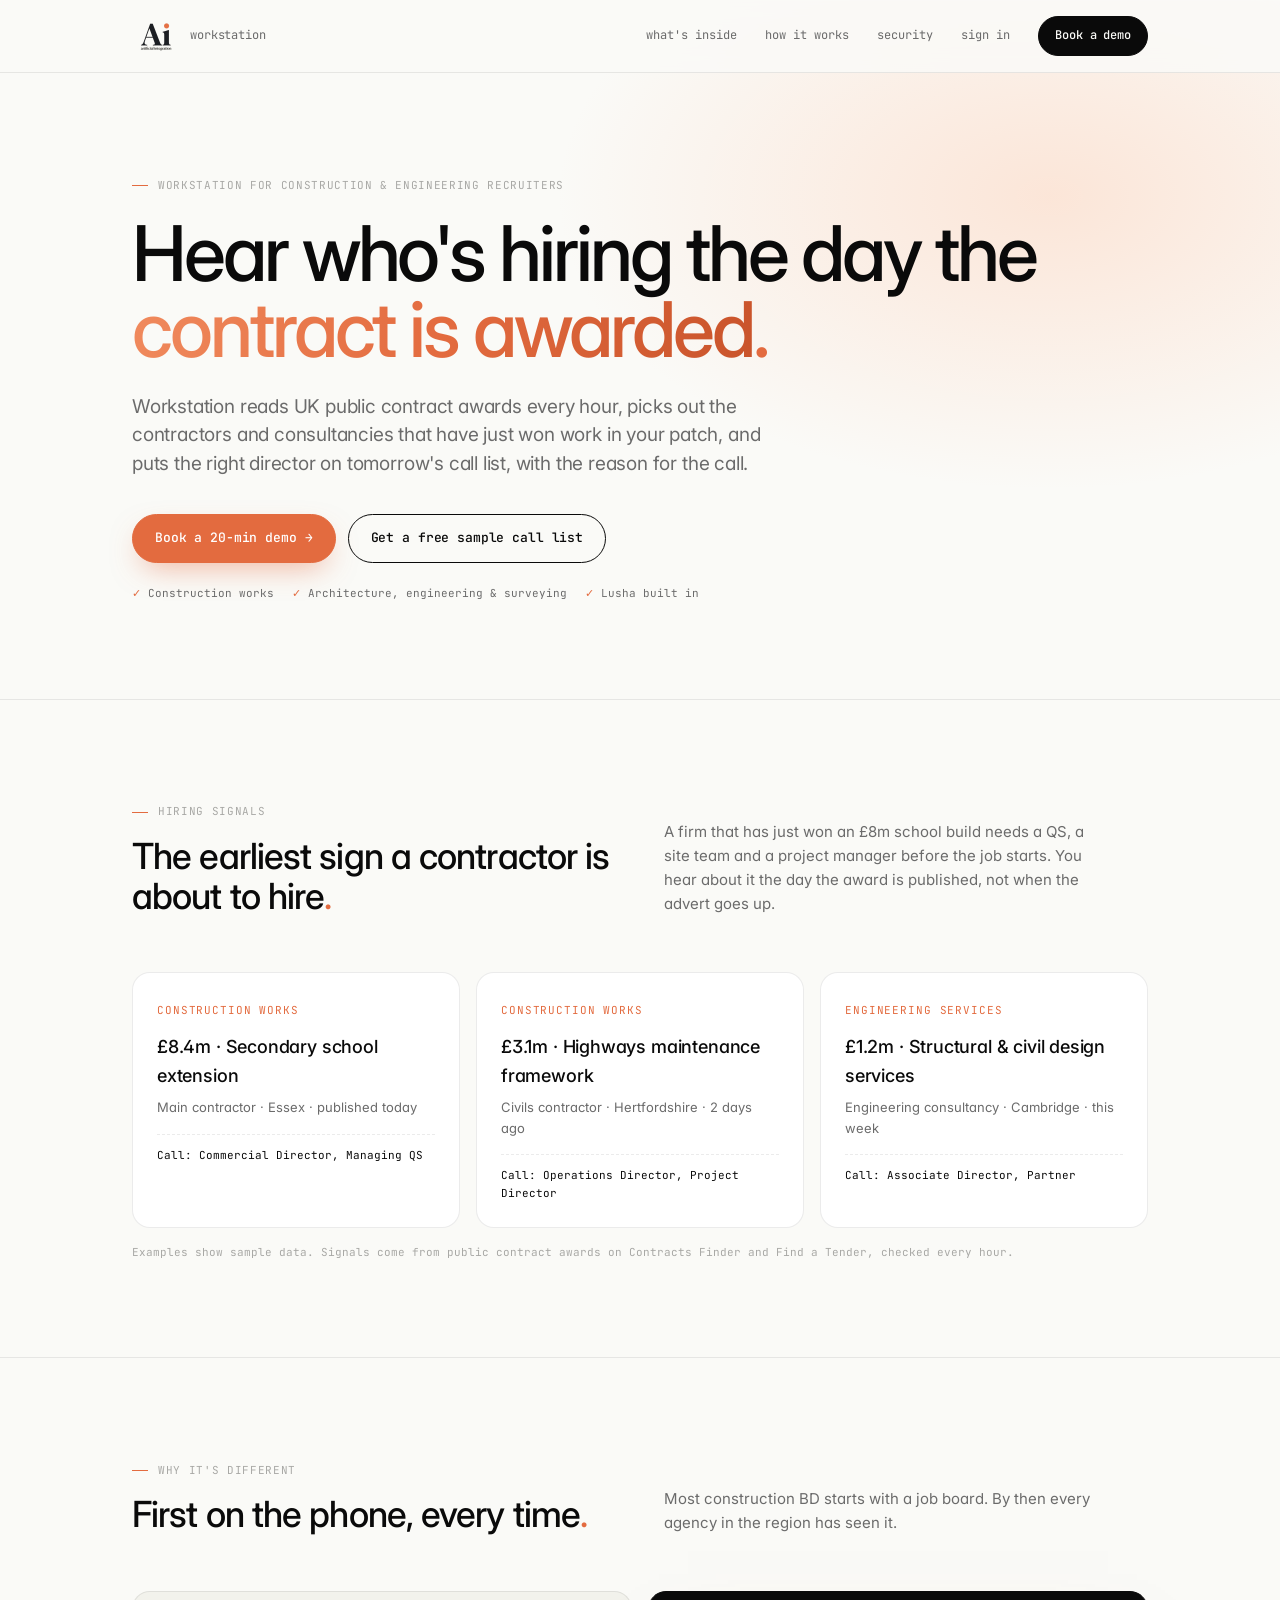
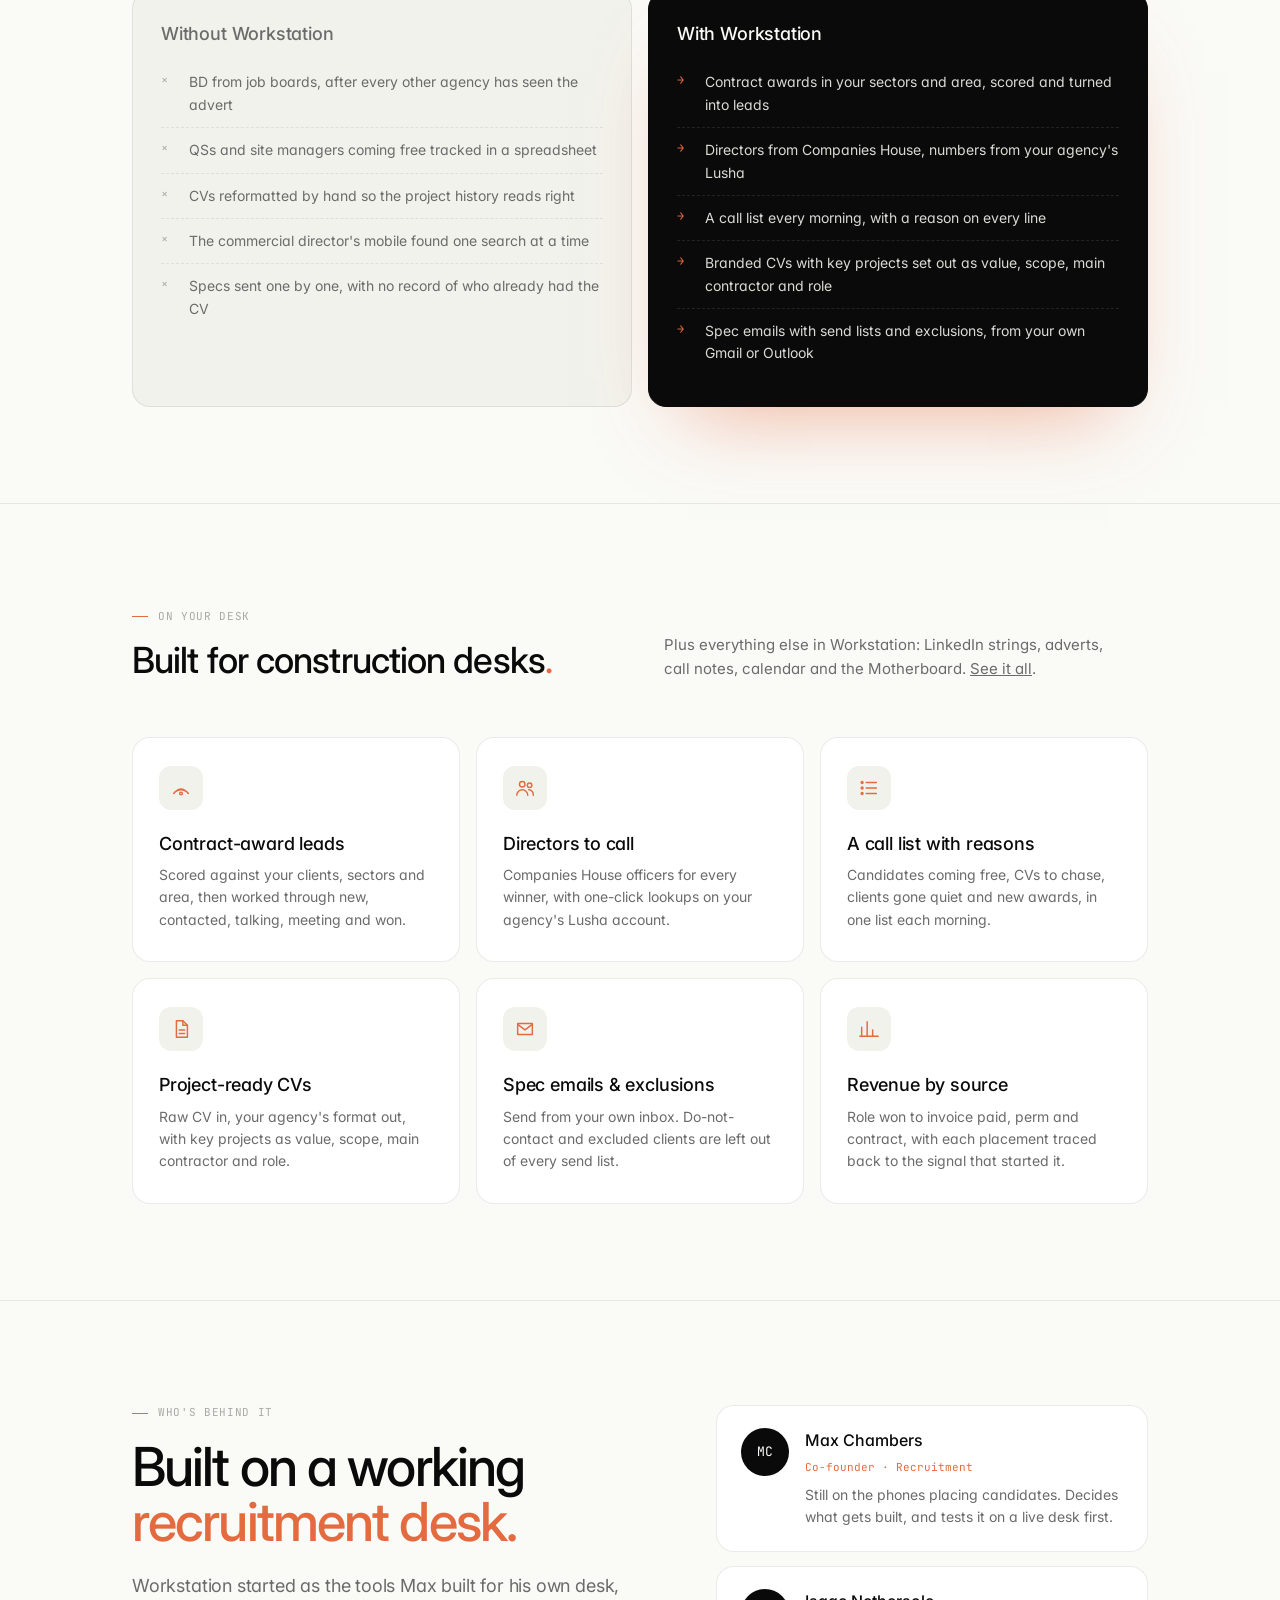
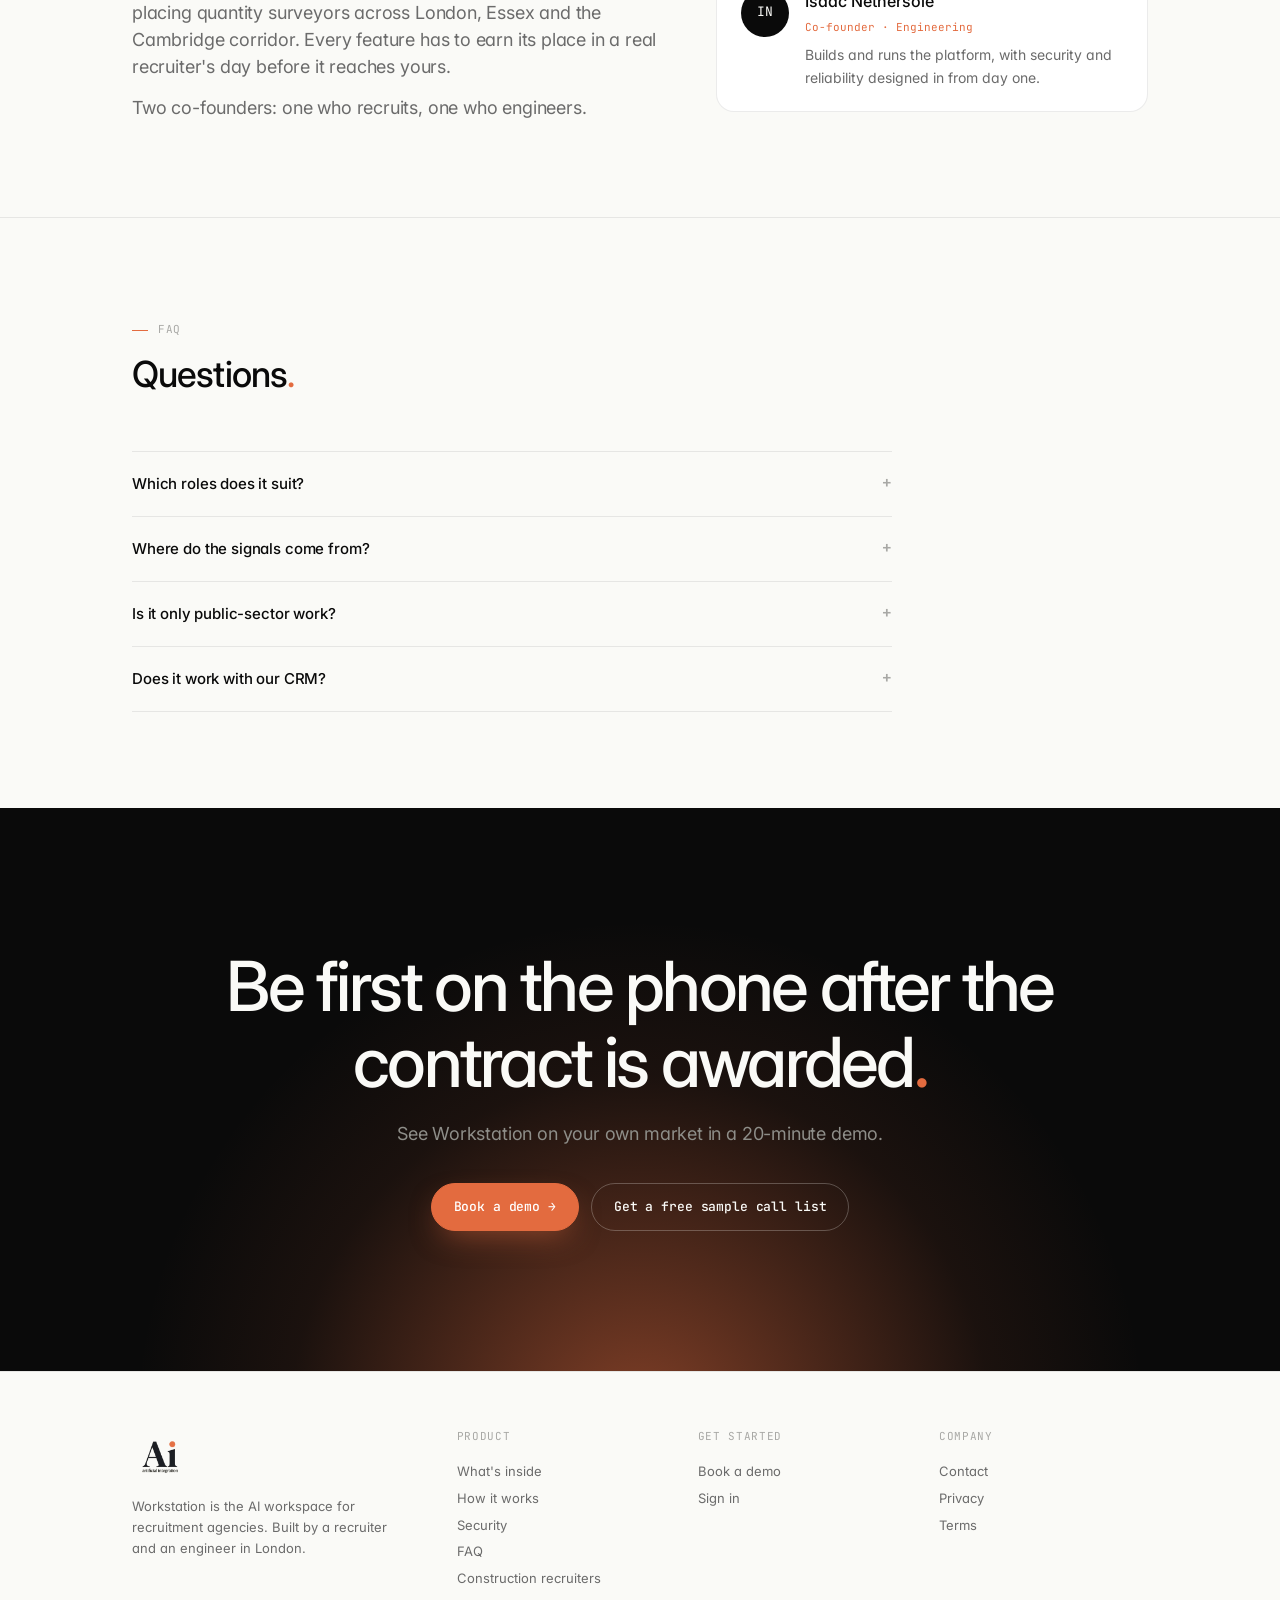
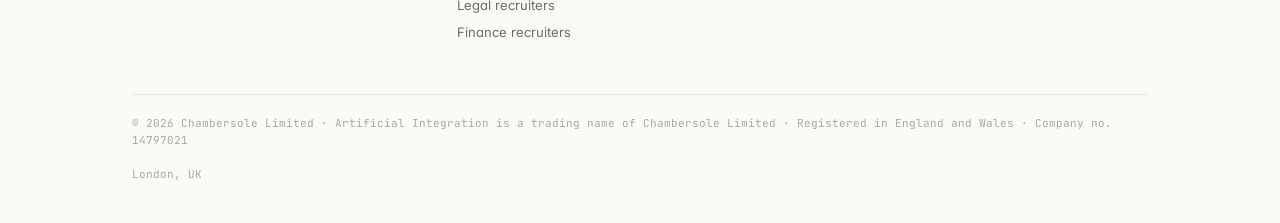
<file: construction/index.html>
<!DOCTYPE html>
<html lang="en-GB">
<head>
<meta charset="UTF-8">
<meta name="viewport" content="width=device-width, initial-scale=1.0">
<title>Workstation for construction &amp; engineering recruiters · Artificial Integration</title>
<meta name="description" content="Hear who is hiring the day a contract is awarded. Workstation turns UK public contract awards into leads, with the directors to call, for construction and engineering recruitment agencies.">
<link rel="canonical" href="https://artificialintegration.io/construction/">
<meta property="og:type" content="website">
<meta property="og:title" content="Workstation for construction &amp; engineering recruiters · Artificial Integration">
<meta property="og:description" content="Hear who is hiring the day a contract is awarded. Workstation turns UK public contract awards into leads, with the directors to call, for construction and engineering recruitment agencies.">
<meta property="og:url" content="https://artificialintegration.io/construction/">
<meta property="og:image" content="https://artificialintegration.io/logos/ai-logo.png">
<meta name="theme-color" content="#FAFAF7">
<link rel="icon" type="image/png" href="/logos/ai-logo-192.png">
<link rel="preconnect" href="https://fonts.googleapis.com">
<link rel="preconnect" href="https://fonts.gstatic.com" crossorigin>
<link href="https://fonts.googleapis.com/css2?family=Inter:wght@400;500&family=JetBrains+Mono:wght@400;500&display=swap" rel="stylesheet">
<link rel="stylesheet" href="/assets/css/site.css?v=5168b84a">
<link rel="stylesheet" href="/assets/css/home.css?v=57b0f127">
<link rel="stylesheet" href="/assets/css/ws.css?v=ca680efc">
<link rel="stylesheet" href="/assets/css/sectors.css?v=1">
<script src="/assets/js/site.js?v=bc3df820" defer></script>
</head>
<body class="ws sector">
<a class="skip" href="#main">Skip to content</a>

<header class="site-header">
  <div class="wrap">
    <a href="/" class="mark" aria-label="Artificial Integration home"><img src="/logos/ai-logo-192.png" alt="" width="48" height="48"><span>workstation</span></a>
    <nav class="site-nav" aria-label="Main">
      <a href="/#inside" class="hide-sm">what's inside</a>
      <a href="/#day" class="hide-sm">how it works</a>
      <a href="/#trust" class="hide-sm">security</a>
      <a href="https://desk.artificialintegration.io" class="hide-sm">sign in</a>
      <a href="/book" class="btn sm">Book a demo</a>
    </nav>
  </div>
</header>

<main id="main">

<section class="s-hero first">
  <div class="wrap">
    <span class="eyebrow" data-reveal>Workstation for construction &amp; engineering recruiters</span>
    <h1 data-reveal data-delay="80">Hear who's hiring the day the <em>contract is awarded</em><span class="dot">.</span></h1>
    <p class="lede" data-reveal data-delay="160">Workstation reads UK public contract awards every hour, picks out the contractors and consultancies that have just won work in your patch, and puts the right director on tomorrow's call list, with the reason for the call.</p>
    <div class="cta-row" data-reveal data-delay="240">
      <a href="/book" class="btn glow">Book a 20-min demo <span class="arrow">→</span></a>
      <a href="mailto:hello@artificialintegration.io?subject=Free%20sample%20call%20list%20%28Construction%20%26%20engineering%29&amp;body=Hi%2C%0A%0AI%27d%20like%20a%20free%20sample%20call%20list.%0A%0AAgency%3A%0ASectors%20we%20recruit%20for%3A%20Construction%20%26%20engineering%0AArea%20we%20cover%3A%0A%0AThanks" class="btn ghost">Get a free sample call list</a>
    </div>
    <p class="fine" data-reveal data-delay="320"><span>Construction works</span><span>Architecture, engineering &amp; surveying</span><span>Lusha built in</span></p>
  </div>
</section>

<section id="signals">
  <div class="wrap">
    <div class="sec-head">
      <div data-reveal><span class="eyebrow">Hiring signals</span><h2>The earliest sign a contractor is about to hire<span class="dot">.</span></h2></div>
      <p data-reveal data-delay="100">A firm that has just won an £8m school build needs a QS, a site team and a project manager before the job starts. You hear about it the day the award is published, not when the advert goes up.</p>
    </div>
    <div class="signals">
      <div class="sig" data-reveal data-delay="0"><span class="k">Construction works</span><b>£8.4m · Secondary school extension</b><p>Main contractor · Essex · published today</p><div class="who">Call: Commercial Director, Managing QS</div></div>
      <div class="sig" data-reveal data-delay="80"><span class="k">Construction works</span><b>£3.1m · Highways maintenance framework</b><p>Civils contractor · Hertfordshire · 2 days ago</p><div class="who">Call: Operations Director, Project Director</div></div>
      <div class="sig" data-reveal data-delay="160"><span class="k">Engineering services</span><b>£1.2m · Structural &amp; civil design services</b><p>Engineering consultancy · Cambridge · this week</p><div class="who">Call: Associate Director, Partner</div></div>
    </div>
    <p class="s-note">Examples show sample data. Signals come from public contract awards on Contracts Finder and Find a Tender, checked every hour.</p>
  </div>
</section>

<section id="why">
  <div class="wrap">
    <div class="sec-head">
      <div data-reveal><span class="eyebrow">Why it's different</span><h2>First on the phone, every time<span class="dot">.</span></h2></div>
      <p data-reveal data-delay="100">Most construction BD starts with a job board. By then every agency in the region has seen it.</p>
    </div>
    <div class="vs">
      <div class="vs-col before" data-reveal><h3>Without Workstation</h3><ul><li>BD from job boards, after every other agency has seen the advert</li><li>QSs and site managers coming free tracked in a spreadsheet</li><li>CVs reformatted by hand so the project history reads right</li><li>The commercial director's mobile found one search at a time</li><li>Specs sent one by one, with no record of who already had the CV</li></ul></div>
      <div class="vs-col after" data-reveal data-delay="120" data-tilt="3"><h3>With Workstation</h3><ul><li>Contract awards in your sectors and area, scored and turned into leads</li><li>Directors from Companies House, numbers from your agency's Lusha</li><li>A call list every morning, with a reason on every line</li><li>Branded CVs with key projects set out as value, scope, main contractor and role</li><li>Spec emails with send lists and exclusions, from your own Gmail or Outlook</li></ul></div>
    </div>
  </div>
</section>

<section id="tools">
  <div class="wrap">
    <div class="sec-head">
      <div data-reveal><span class="eyebrow">On your desk</span><h2>Built for construction desks<span class="dot">.</span></h2></div>
      <p data-reveal data-delay="100">Plus everything else in Workstation: LinkedIn strings, adverts, call notes, calendar and the Motherboard. <a href="/#inside">See it all</a>.</p>
    </div>
    <div class="bento">
      <div class="tile" data-tilt="5" data-reveal data-delay="0"><span class="ic"><svg viewBox="0 0 24 24"><path d="M4 18a10 10 0 0 1 16 0"/><path d="M7.5 15a6 6 0 0 1 9 0"/><circle cx="12" cy="18" r="1.5"/></svg></span><h3>Contract-award leads</h3><p>Scored against your clients, sectors and area, then worked through new, contacted, talking, meeting and won.</p></div>
      <div class="tile" data-tilt="5" data-reveal data-delay="80"><span class="ic"><svg viewBox="0 0 24 24"><circle cx="9" cy="8" r="3"/><path d="M3 20a6 6 0 0 1 12 0"/><circle cx="17" cy="9" r="2.5"/><path d="M16 14a5 5 0 0 1 5 6"/></svg></span><h3>Directors to call</h3><p>Companies House officers for every winner, with one-click lookups on your agency's Lusha account.</p></div>
      <div class="tile" data-tilt="5" data-reveal data-delay="160"><span class="ic"><svg viewBox="0 0 24 24"><path d="M9 6h11M9 12h11M9 18h11"/><circle cx="4.5" cy="6" r="1"/><circle cx="4.5" cy="12" r="1"/><circle cx="4.5" cy="18" r="1"/></svg></span><h3>A call list with reasons</h3><p>Candidates coming free, CVs to chase, clients gone quiet and new awards, in one list each morning.</p></div>
      <div class="tile" data-tilt="5" data-reveal data-delay="0"><span class="ic"><svg viewBox="0 0 24 24"><path d="M7 3h7l5 5v13H7z"/><path d="M14 3v5h5M10 13h6M10 17h6"/></svg></span><h3>Project-ready CVs</h3><p>Raw CV in, your agency's format out, with key projects as value, scope, main contractor and role.</p></div>
      <div class="tile" data-tilt="5" data-reveal data-delay="80"><span class="ic"><svg viewBox="0 0 24 24"><path d="M4 6h16v12H4z"/><path d="m4 7 8 6 8-6"/></svg></span><h3>Spec emails &amp; exclusions</h3><p>Send from your own inbox. Do-not-contact and excluded clients are left out of every send list.</p></div>
      <div class="tile" data-tilt="5" data-reveal data-delay="160"><span class="ic"><svg viewBox="0 0 24 24"><path d="M4 20V10M10 20V4M16 20v-7M22 20H2"/></svg></span><h3>Revenue by source</h3><p>Role won to invoice paid, perm and contract, with each placement traced back to the signal that started it.</p></div>
    </div>
  </div>
</section>

<section class="founder" id="founder">
  <div class="wrap">
    <div>
      <span class="eyebrow" data-reveal>Who's behind it</span>
      <h2 data-reveal data-delay="60">Built on a working <em>recruitment desk</em><span class="dot">.</span></h2>
      <p class="lede" data-reveal data-delay="120">Workstation started as the tools Max built for his own desk, placing quantity surveyors across London, Essex and the Cambridge corridor. Every feature has to earn its place in a real recruiter's day before it reaches yours.</p>
      <p class="lede" data-reveal data-delay="160">Two co-founders: one who recruits, one who engineers.</p>
    </div>
    <div class="people">
      <div class="person" data-reveal data-delay="120"><span class="av" aria-hidden="true">MC</span><div><b>Max Chambers</b><span class="role">Co-founder · Recruitment</span><p>Still on the phones placing candidates. Decides what gets built, and tests it on a live desk first.</p></div></div>
      <div class="person" data-reveal data-delay="200"><span class="av" aria-hidden="true">IN</span><div><b>Isaac Nethersole</b><span class="role">Co-founder · Engineering</span><p>Builds and runs the platform, with security and reliability designed in from day one.</p></div></div>
    </div>
  </div>
</section>

<section id="faq">
  <div class="wrap">
    <div class="sec-head"><div><span class="eyebrow">FAQ</span><h2>Questions<span class="dot">.</span></h2></div></div>
    <div class="faq" data-reveal>
      <details><summary>Which roles does it suit?</summary><div class="a"><p>Any construction or engineering desk: commercial and QS, project and site management, design, engineering, M&amp;E and civils.</p></div></details>
      <details><summary>Where do the signals come from?</summary><div class="a"><p>Contracts Finder and Find a Tender, the UK's public procurement notices, checked every hour. Workstation keeps construction works and architecture, engineering and surveying awards that match your market.</p></div></details>
      <details><summary>Is it only public-sector work?</summary><div class="a"><p>The awards are public, but the winners are private contractors and consultancies. A firm that wins public work is usually hiring across its whole pipeline.</p></div></details>
      <details><summary>Does it work with our CRM?</summary><div class="a"><p>Yes. Import from Bullhorn, Vincere, Recruit CRM, Zoho Recruit, Loxo or Manatal, or start from the spreadsheet your consultants already use. Nothing is changed in your CRM.</p></div></details>
    </div>
  </div>
</section>

<section class="dark final" data-header-dark>
  <div class="wrap">
    <h2 data-reveal>Be first on the phone after the contract is awarded<span class="dot">.</span></h2>
    <p class="lede" data-reveal data-delay="100">See Workstation on your own market in a 20-minute demo.</p>
    <div class="cta-row" data-reveal data-delay="200">
      <a href="/book" class="btn glow">Book a demo <span class="arrow">→</span></a>
      <a href="mailto:hello@artificialintegration.io?subject=Free%20sample%20call%20list%20%28Construction%20%26%20engineering%29&amp;body=Hi%2C%0A%0AI%27d%20like%20a%20free%20sample%20call%20list.%0A%0AAgency%3A%0ASectors%20we%20recruit%20for%3A%20Construction%20%26%20engineering%0AArea%20we%20cover%3A%0A%0AThanks" class="btn ghost">Get a free sample call list</a>
    </div>
  </div>
</section>

</main>

<footer class="site-footer">
  <div class="wrap">
    <div class="foot-grid">
      <div class="brand">
        <img src="/logos/ai-logo-192.png" alt="Artificial Integration" width="56" height="56">
        <p>Workstation is the AI workspace for recruitment agencies. Built by a recruiter and an engineer in London.</p>
      </div>
      <div><h4>Product</h4><ul><li><a href="/#inside">What's inside</a></li><li><a href="/#day">How it works</a></li><li><a href="/#trust">Security</a></li><li><a href="/#faq">FAQ</a></li><li><a href="/construction/">Construction recruiters</a></li><li><a href="/legal/">Legal recruiters</a></li><li><a href="/finance/">Finance recruiters</a></li></ul></div>
      <div><h4>Get started</h4><ul><li><a href="/book">Book a demo</a></li><li><a href="https://desk.artificialintegration.io">Sign in</a></li></ul></div>
      <div><h4>Company</h4><ul><li><a href="mailto:hello@artificialintegration.io">Contact</a></li><li><a href="/privacy/">Privacy</a></li><li><a href="/terms/">Terms</a></li></ul></div>
    </div>
    <div class="foot-base">
      <span>© 2026 Chambersole Limited · Artificial Integration is a trading name of Chambersole Limited · Registered in England and Wales · Company no. 14797021</span>
      <!-- TODO(legal): add registered office address (Companies Act 2006 / Company Regulations 2015) and ICO registration number -->
      <span>London, UK</span>
    </div>
  </div>
</footer>
</body>
</html>
</file>
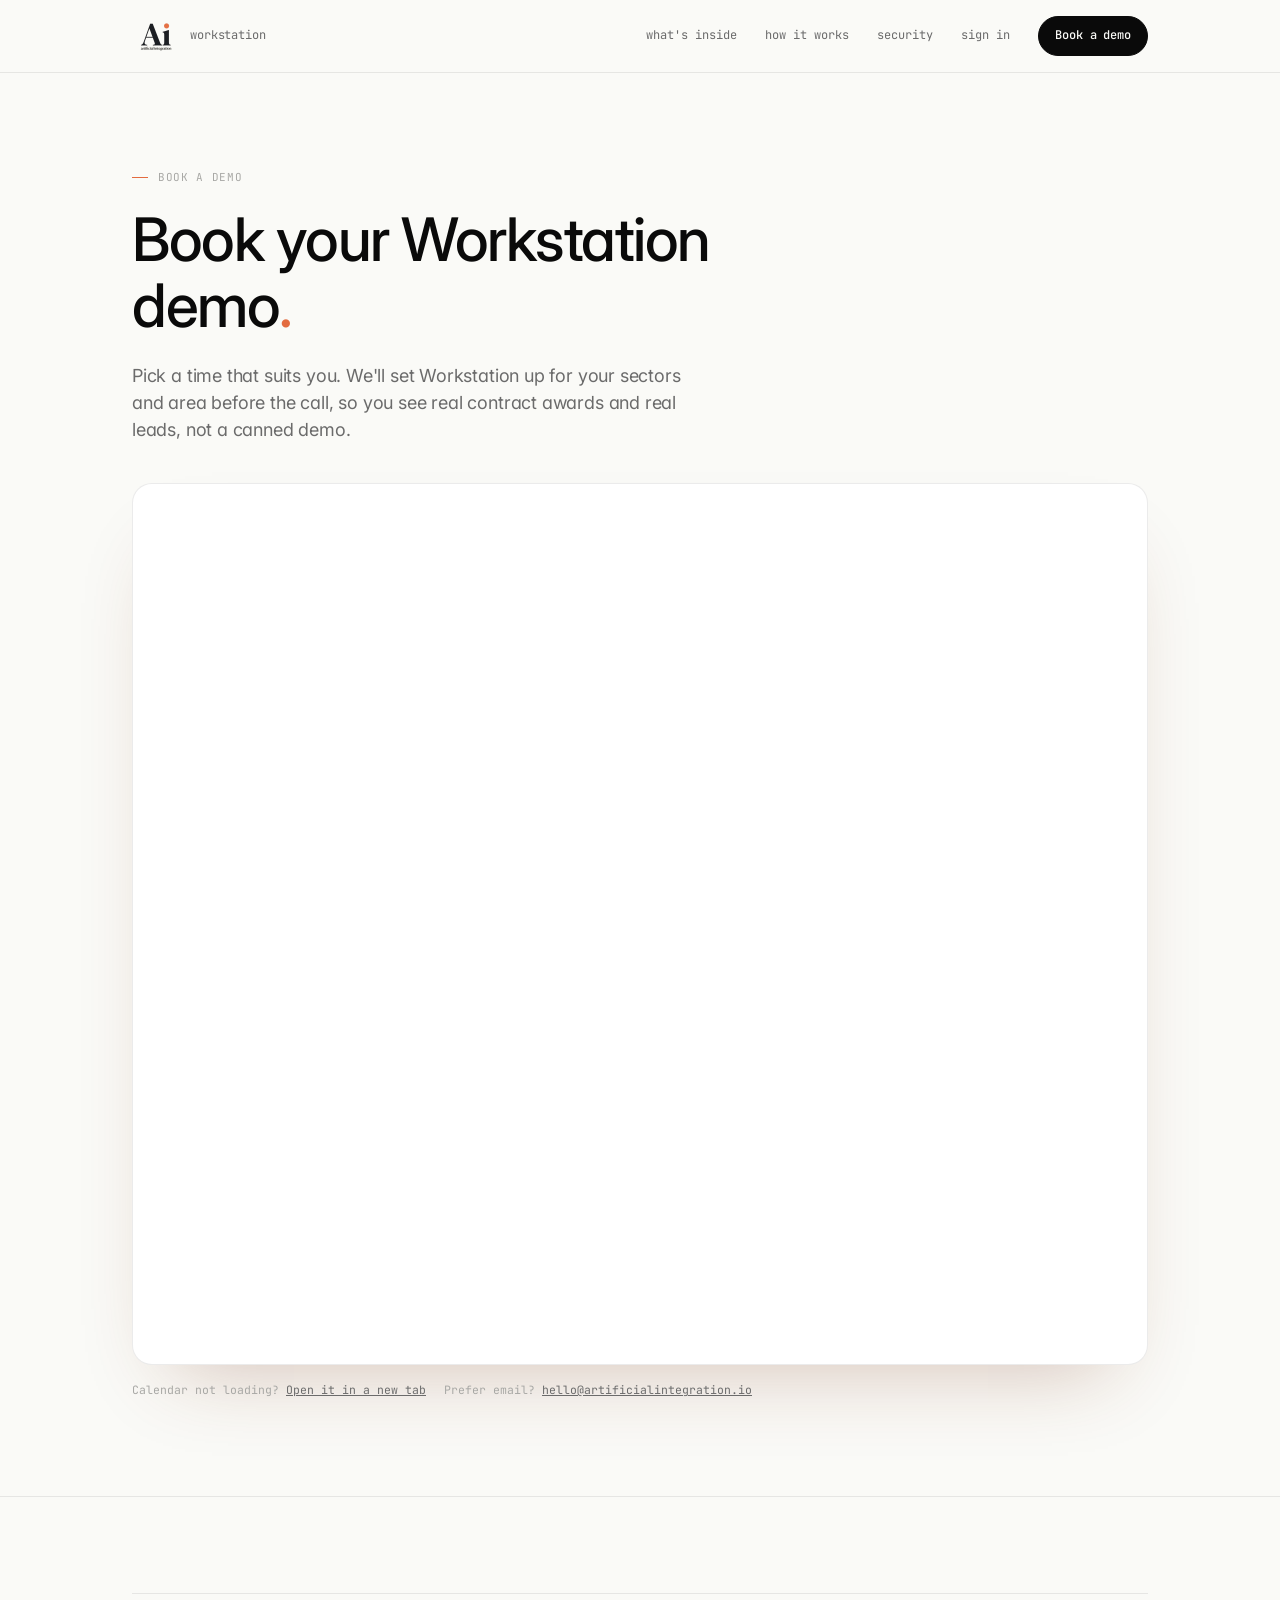
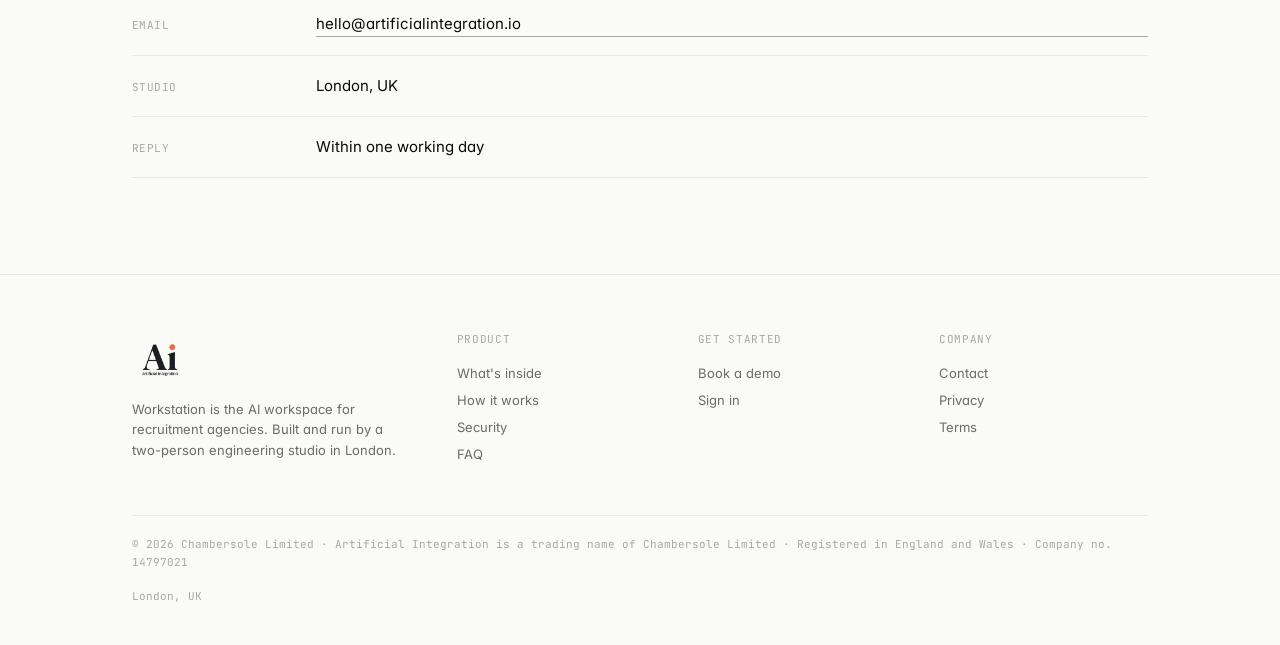
<file: contact/index.html>
<!DOCTYPE html>
<html lang="en-GB">
<head>
<meta charset="UTF-8">
<meta name="viewport" content="width=device-width, initial-scale=1.0">
<title>Book a Workstation demo · Artificial Integration</title>
<meta name="description" content="Book a 20-minute Workstation demo on your own market.">
<link rel="canonical" href="https://artificialintegration.io/contact/">
<meta property="og:type" content="website">
<meta property="og:title" content="Book a Demo · Artificial Integration">
<meta property="og:description" content="Book a 20-minute Workstation demo on your own market.">
<meta property="og:url" content="https://artificialintegration.io/contact/">
<meta property="og:image" content="https://artificialintegration.io/logos/ai-logo.png">
<meta name="theme-color" content="#FAFAF7">
<link rel="icon" type="image/png" href="/logos/ai-logo-192.png">
<link rel="preconnect" href="https://fonts.googleapis.com">
<link rel="preconnect" href="https://fonts.gstatic.com" crossorigin>
<link href="https://fonts.googleapis.com/css2?family=Inter:wght@400;500&family=JetBrains+Mono:wght@400;500&display=swap" rel="stylesheet">
<link rel="stylesheet" href="/assets/css/site.css?v=5168b84a">
<link rel="stylesheet" href="/assets/css/contact.css?v=183a80a9">
<script src="/assets/js/site.js?v=bc3df820" defer></script>
</head>
<body>
<a class="skip" href="#main">Skip to content</a>

<header class="site-header">
  <div class="wrap">
    <a href="/" class="mark" aria-label="Artificial Integration home"><img src="/logos/ai-logo-192.png" alt="" width="48" height="48"><span>workstation</span></a>
    <nav class="site-nav" aria-label="Main">
      <a href="/#inside" class="hide-sm">what's inside</a>
      <a href="/#day" class="hide-sm">how it works</a>
      <a href="/#trust" class="hide-sm">security</a>
      <a href="https://desk.artificialintegration.io" class="hide-sm">sign in</a>
      <a href="/book" class="btn sm">Book a demo</a>
    </nav>
  </div>
</header>

<main id="main">
<section class="hero first book-sec">
  <div class="wrap">
    <div class="book-head">
      <span class="eyebrow">Book a demo</span>
      <h1>Book your Workstation demo<span class="dot">.</span></h1>
      <p class="lede">Pick a time that suits you. We'll set Workstation up for your sectors and area before the call, so you see real contract awards and real leads, not a canned demo.</p>
    </div>
    <div class="book-card" id="book">
      <!-- Google Calendar appointment schedule "Workstation demo". CSP frame-src in _headers allows calendar.google.com. -->
      <iframe src="https://calendar.google.com/calendar/appointments/schedules/AcZssZ3tobJ5VvNBJYoDkfwP4p2DZtD-f6nOSYi1URR2eedUEEvJCUvDtTVLSSMuJNK_oAUYPrtHx-mp?gv=true" title="Book a Workstation demo" loading="lazy" referrerpolicy="strict-origin-when-cross-origin" width="100%" height="720"></iframe>
    </div>
    <p class="book-alt"><span>Calendar not loading? <a href="https://calendar.google.com/calendar/appointments/schedules/AcZssZ3tobJ5VvNBJYoDkfwP4p2DZtD-f6nOSYi1URR2eedUEEvJCUvDtTVLSSMuJNK_oAUYPrtHx-mp" target="_blank" rel="noopener">Open it in a new tab</a></span><span>Prefer email? <a href="mailto:hello@artificialintegration.io?subject=Workstation%20demo">hello@artificialintegration.io</a></span></p>
  </div>
</section>
<section>
  <div class="wrap">
    <ul class="contact-rows">
      <li><span class="k">Email</span><a href="mailto:hello@artificialintegration.io">hello@artificialintegration.io</a></li>
        <li><span class="k">Studio</span><span>London, UK</span></li>
      <li><span class="k">Reply</span><span>Within one working day</span></li>
    </ul>
  </div>
</section>
</main>

<footer class="site-footer">
  <div class="wrap">
    <div class="foot-grid">
      <div class="brand">
        <img src="/logos/ai-logo-192.png" alt="Artificial Integration" width="56" height="56">
        <p>Workstation is the AI workspace for recruitment agencies. Built and run by a two-person engineering studio in London.</p>
      </div>
      <div><h4>Product</h4><ul><li><a href="/#inside">What's inside</a></li><li><a href="/#day">How it works</a></li><li><a href="/#trust">Security</a></li><li><a href="/#faq">FAQ</a></li></ul></div>
      <div><h4>Get started</h4><ul><li><a href="/book">Book a demo</a></li><li><a href="https://desk.artificialintegration.io">Sign in</a></li></ul></div>
      <div><h4>Company</h4><ul><li><a href="mailto:hello@artificialintegration.io">Contact</a></li><li><a href="/privacy/">Privacy</a></li><li><a href="/terms/">Terms</a></li></ul></div>
    </div>
    <div class="foot-base">
      <span>© 2026 Chambersole Limited · Artificial Integration is a trading name of Chambersole Limited · Registered in England and Wales · Company no. 14797021</span>
      <!-- TODO(legal): add registered office address (Companies Act 2006 / Company Regulations 2015) and ICO registration number -->
      <span>London, UK</span>
    </div>
  </div>
</footer>
</body>
</html>
</file>
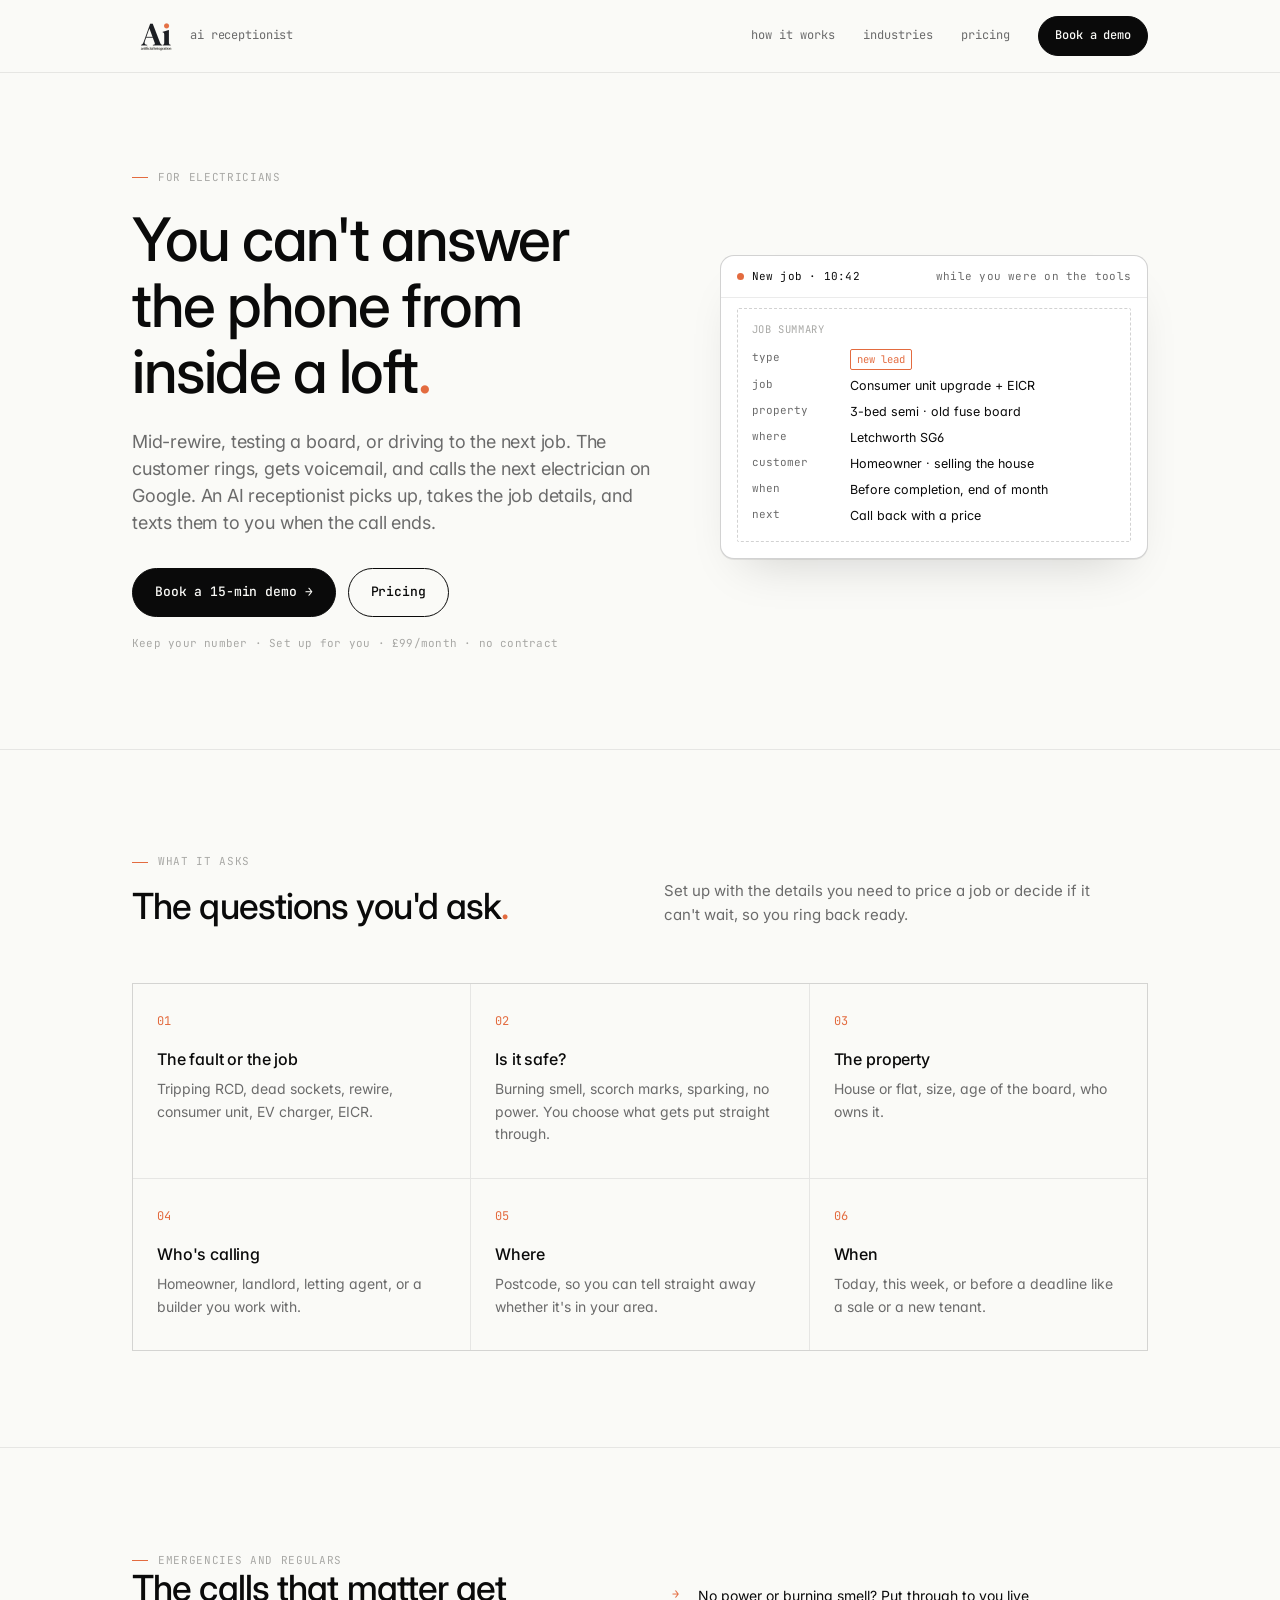
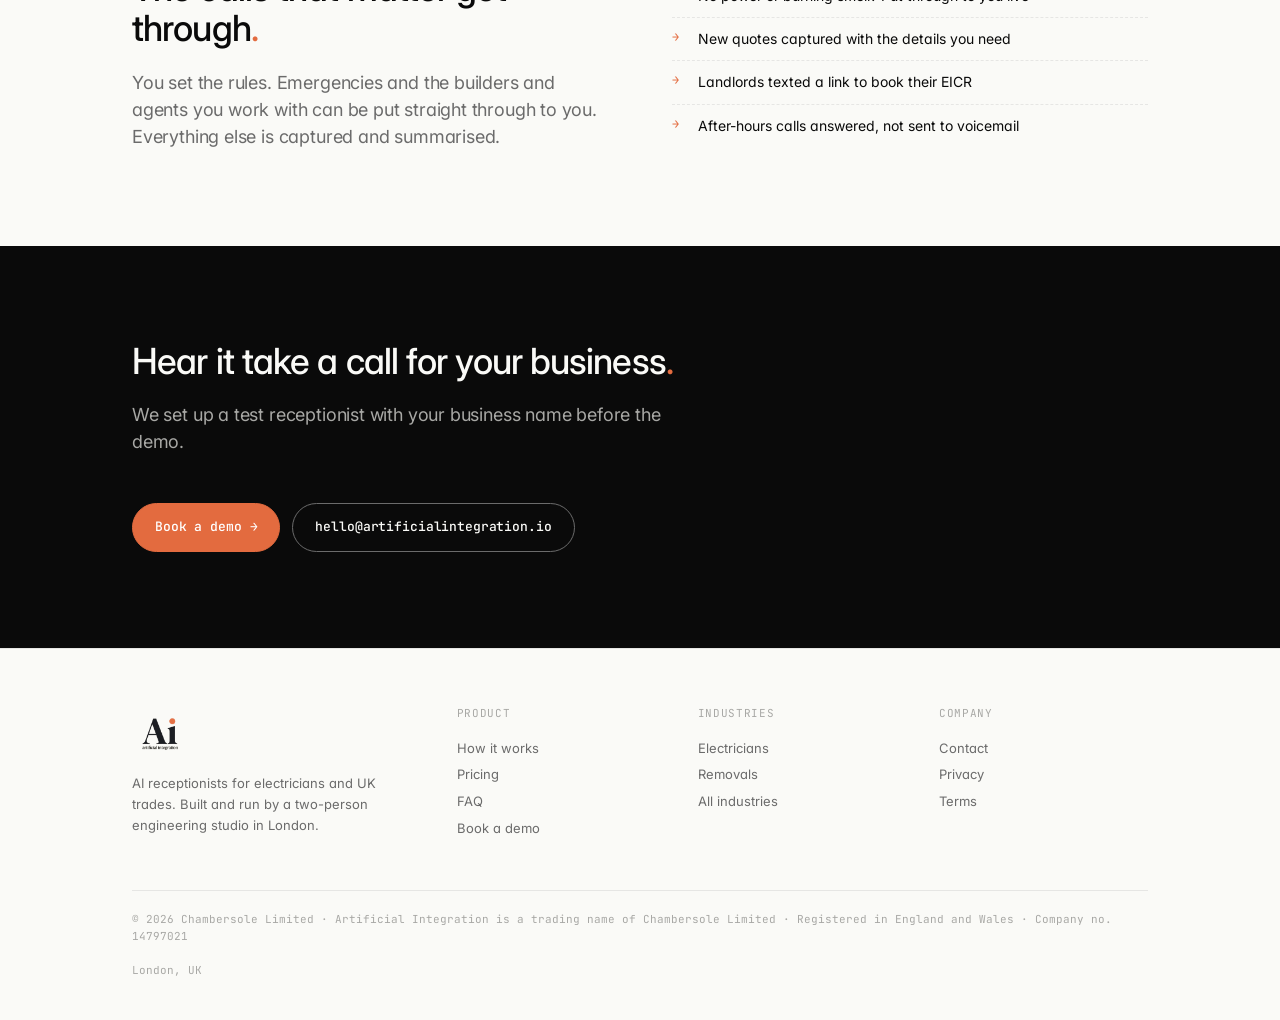
<file: electricians/index.html>
<!DOCTYPE html>
<html lang="en-GB">
<head>
<meta charset="UTF-8">
<meta name="viewport" content="width=device-width, initial-scale=1.0">
<title>AI Receptionist for Electricians · Artificial Integration</title>
<meta name="description" content="An AI receptionist for UK electricians. Answers while you are on the tools, checks for emergencies, and texts you the job details.">
<link rel="canonical" href="https://artificialintegration.io/electricians/">
<meta property="og:type" content="website">
<meta property="og:title" content="AI Receptionist for Electricians · Artificial Integration">
<meta property="og:description" content="An AI receptionist for UK electricians. Answers while you are on the tools, checks for emergencies, and texts you the job details.">
<meta property="og:url" content="https://artificialintegration.io/electricians/">
<meta property="og:image" content="https://artificialintegration.io/logos/ai-logo.png">
<meta name="theme-color" content="#FAFAF7">
<link rel="icon" type="image/png" href="/logos/ai-logo-192.png">
<link rel="preconnect" href="https://fonts.googleapis.com">
<link rel="preconnect" href="https://fonts.gstatic.com" crossorigin>
<link href="https://fonts.googleapis.com/css2?family=Inter:wght@400;500&family=JetBrains+Mono:wght@400;500&display=swap" rel="stylesheet">
<link rel="stylesheet" href="/assets/css/site.css?v=5168b84a">
<script src="/assets/js/site.js?v=bc3df820" defer></script>
</head>
<body>
<a class="skip" href="#main">Skip to content</a>

<header class="site-header">
  <div class="wrap">
    <a href="/" class="mark" aria-label="Artificial Integration home"><img src="/logos/ai-logo-192.png" alt="" width="48" height="48"><span>ai receptionist</span></a>
    <nav class="site-nav" aria-label="Main">
      <a href="/#how" class="hide-sm">how it works</a>
      <a href="/#industries" class="hide-sm">industries</a>
      <a href="/pricing/">pricing</a>
      <a href="/book" class="btn sm">Book a demo</a>
    </nav>
  </div>
</header>

<main id="main">
<section class="hero first">
  <div class="wrap">
    <div>
      <span class="eyebrow">For electricians</span>
      <h1>You can't answer the phone from inside a loft<span class="dot">.</span></h1>
      <p class="lede">Mid-rewire, testing a board, or driving to the next job. The customer rings, gets voicemail, and calls the next electrician on Google. An AI receptionist picks up, takes the job details, and texts them to you when the call ends.</p>
      <div class="cta-row">
        <a href="/book" class="btn">Book a 15-min demo <span class="arrow">→</span></a>
        <a href="/pricing/" class="btn ghost">Pricing</a>
      </div>
      <p class="fine"><span>Keep your number</span><span>Set up for you</span><span>£99/month · no contract</span></p>
    </div>
    <div class="card" aria-label="Example electrician job summary">
      <div class="card-head"><span class="live">New job · 10:42</span><span>while you were on the tools</span></div>
      <div class="summary">
        <div class="summary-title">Job summary</div>
        <ul class="kv">
          <li><span class="k">type</span><span><span class="tag">new lead</span></span></li>
          <li><span class="k">job</span><span>Consumer unit upgrade + EICR</span></li>
          <li><span class="k">property</span><span>3-bed semi · old fuse board</span></li>
          <li><span class="k">where</span><span>Letchworth SG6</span></li>
          <li><span class="k">customer</span><span>Homeowner · selling the house</span></li>
          <li><span class="k">when</span><span>Before completion, end of month</span></li>
          <li><span class="k">next</span><span>Call back with a price</span></li>
        </ul>
      </div>
    </div>
  </div>
</section>

<section>
  <div class="wrap">
    <div class="sec-head">
      <div><span class="eyebrow">What it asks</span><h2>The questions you'd ask<span class="dot">.</span></h2></div>
      <p>Set up with the details you need to price a job or decide if it can't wait, so you ring back ready.</p>
    </div>
    <div class="grid">
      <div><span class="ico">01</span><h3>The fault or the job</h3><p>Tripping RCD, dead sockets, rewire, consumer unit, EV charger, EICR.</p></div>
      <div><span class="ico">02</span><h3>Is it safe?</h3><p>Burning smell, scorch marks, sparking, no power. You choose what gets put straight through.</p></div>
      <div><span class="ico">03</span><h3>The property</h3><p>House or flat, size, age of the board, who owns it.</p></div>
      <div><span class="ico">04</span><h3>Who's calling</h3><p>Homeowner, landlord, letting agent, or a builder you work with.</p></div>
      <div><span class="ico">05</span><h3>Where</h3><p>Postcode, so you can tell straight away whether it's in your area.</p></div>
      <div><span class="ico">06</span><h3>When</h3><p>Today, this week, or before a deadline like a sale or a new tenant.</p></div>
    </div>
  </div>
</section>

<section>
  <div class="wrap split">
    <div>
      <span class="eyebrow">Emergencies and regulars</span>
      <h2>The calls that matter get through<span class="dot">.</span></h2>
      <p class="lede mt">You set the rules. Emergencies and the builders and agents you work with can be put straight through to you. Everything else is captured and summarised.</p>
    </div>
    <ul class="ticks">
      <li>No power or burning smell? Put through to you live</li>
      <li>New quotes captured with the details you need</li>
      <li>Landlords texted a link to book their EICR</li>
      <li>After-hours calls answered, not sent to voicemail</li>
    </ul>
  </div>
</section>
<section class="band">
  <div class="wrap">
    <div>
      <h2>Hear it take a call for your business<span class="dot">.</span></h2>
      <p class="lede mt">We set up a test receptionist with your business name before the demo.</p>
    </div>
    <div class="cta-row">
      <a href="/book" class="btn">Book a demo <span class="arrow">→</span></a>
      <a href="mailto:hello@artificialintegration.io" class="btn ghost">hello@artificialintegration.io</a>
    </div>
  </div>
</section>
</main>

<footer class="site-footer">
  <div class="wrap">
    <div class="foot-grid">
      <div class="brand">
        <img src="/logos/ai-logo-192.png" alt="Artificial Integration" width="56" height="56">
        <p>AI receptionists for electricians and UK trades. Built and run by a two-person engineering studio in London.</p>
      </div>
      <div><h4>Product</h4><ul><li><a href="/#how">How it works</a></li><li><a href="/pricing/">Pricing</a></li><li><a href="/#faq">FAQ</a></li><li><a href="/book">Book a demo</a></li></ul></div>
      <div><h4>Industries</h4><ul><li><a href="/electricians/">Electricians</a></li><li><a href="/removals/">Removals</a></li><li><a href="/#industries">All industries</a></li></ul></div>
      <div><h4>Company</h4><ul><li><a href="mailto:hello@artificialintegration.io">Contact</a></li><li><a href="/privacy/">Privacy</a></li><li><a href="/terms/">Terms</a></li></ul></div>
    </div>
    <div class="foot-base">
      <span>© 2026 Chambersole Limited · Artificial Integration is a trading name of Chambersole Limited · Registered in England and Wales · Company no. 14797021</span>
      <!-- TODO(legal): add registered office address (Companies Act 2006 / Company Regulations 2015) and ICO registration number -->
      <span>London, UK</span>
    </div>
  </div>
</footer>
</body>
</html>
</file>
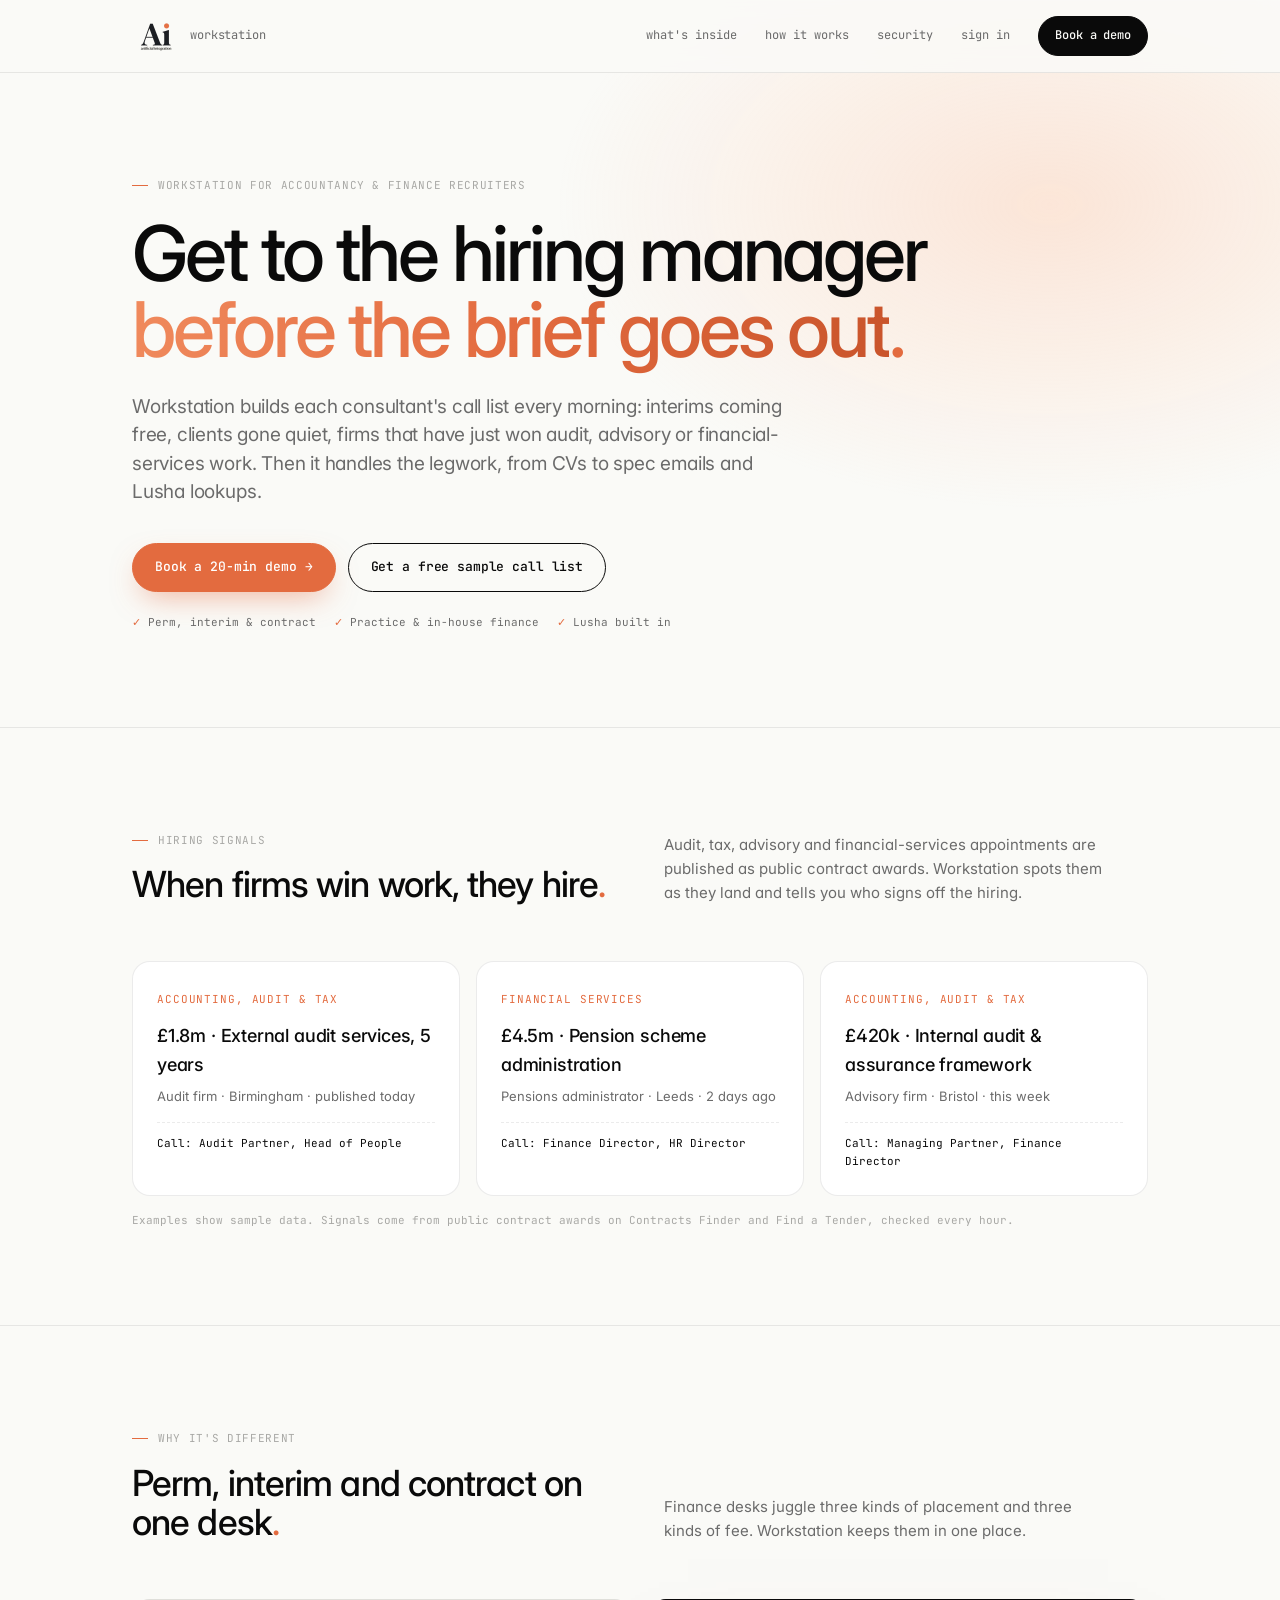
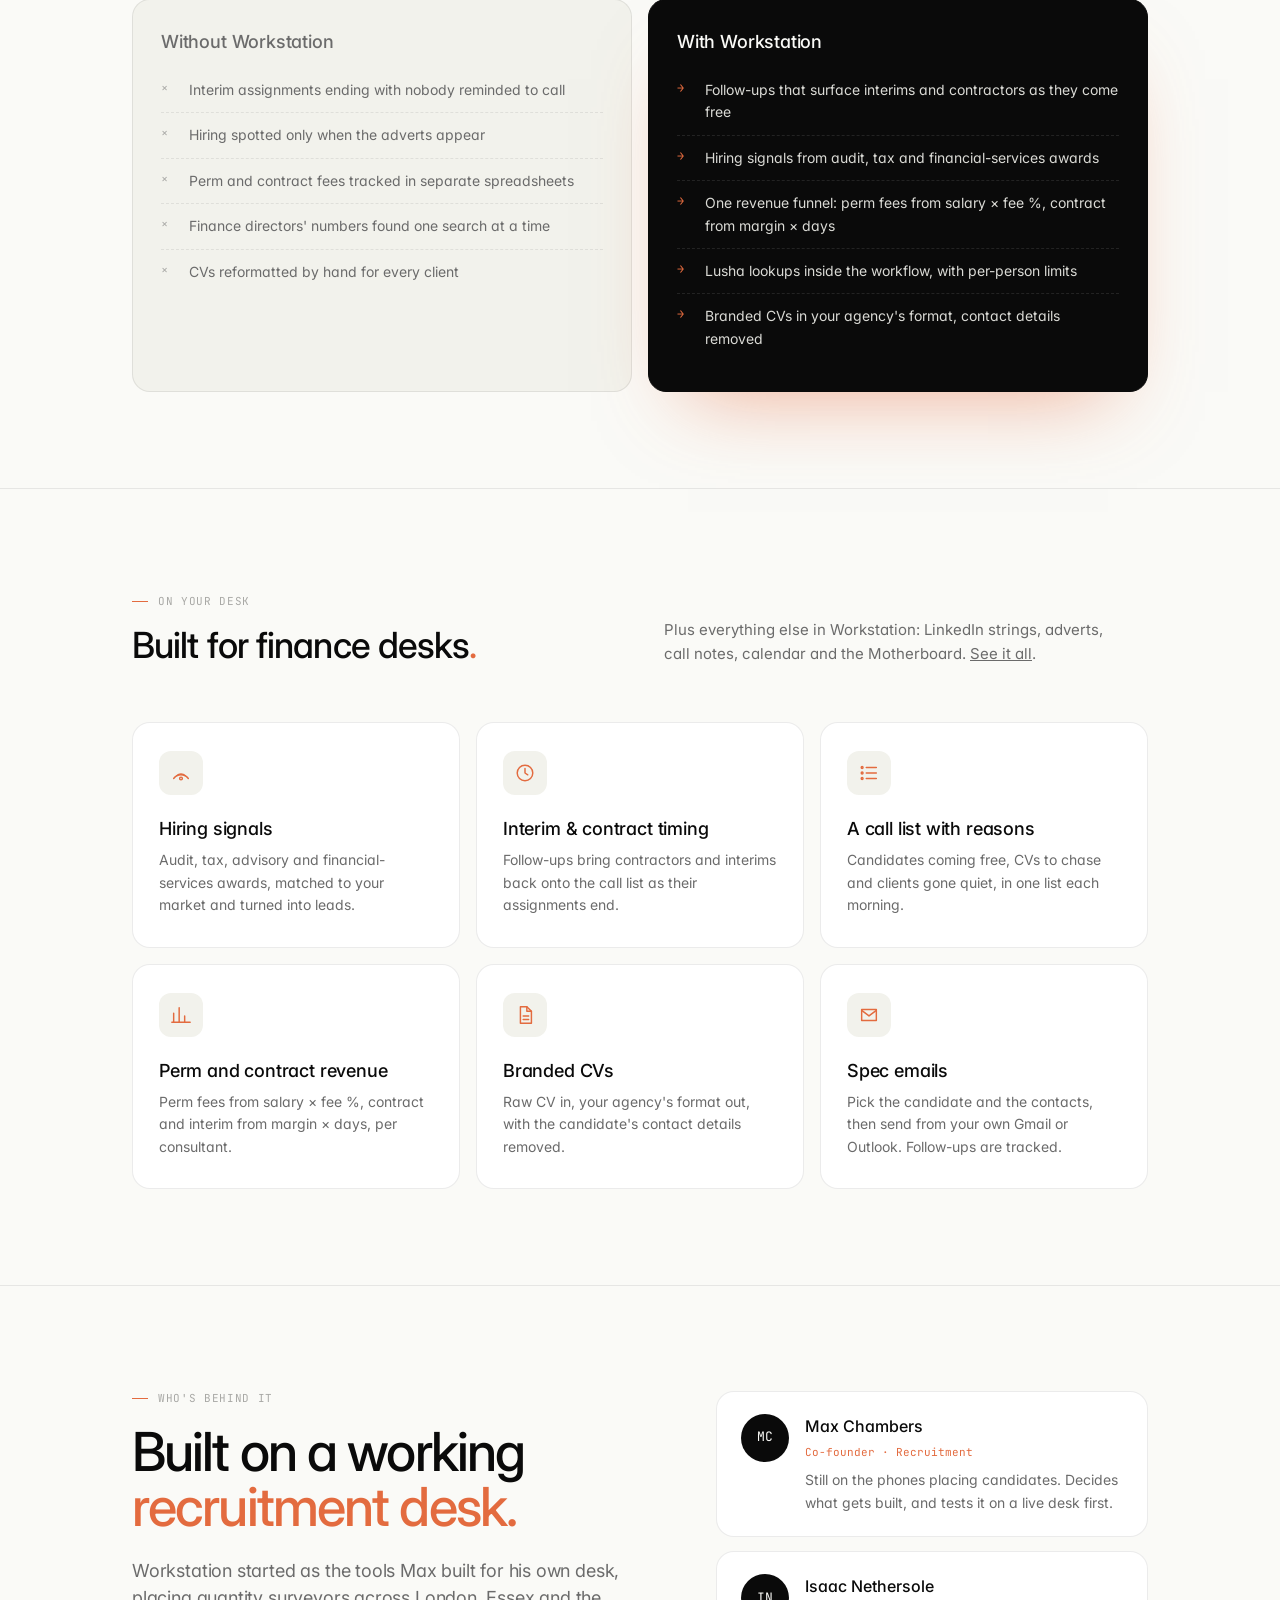
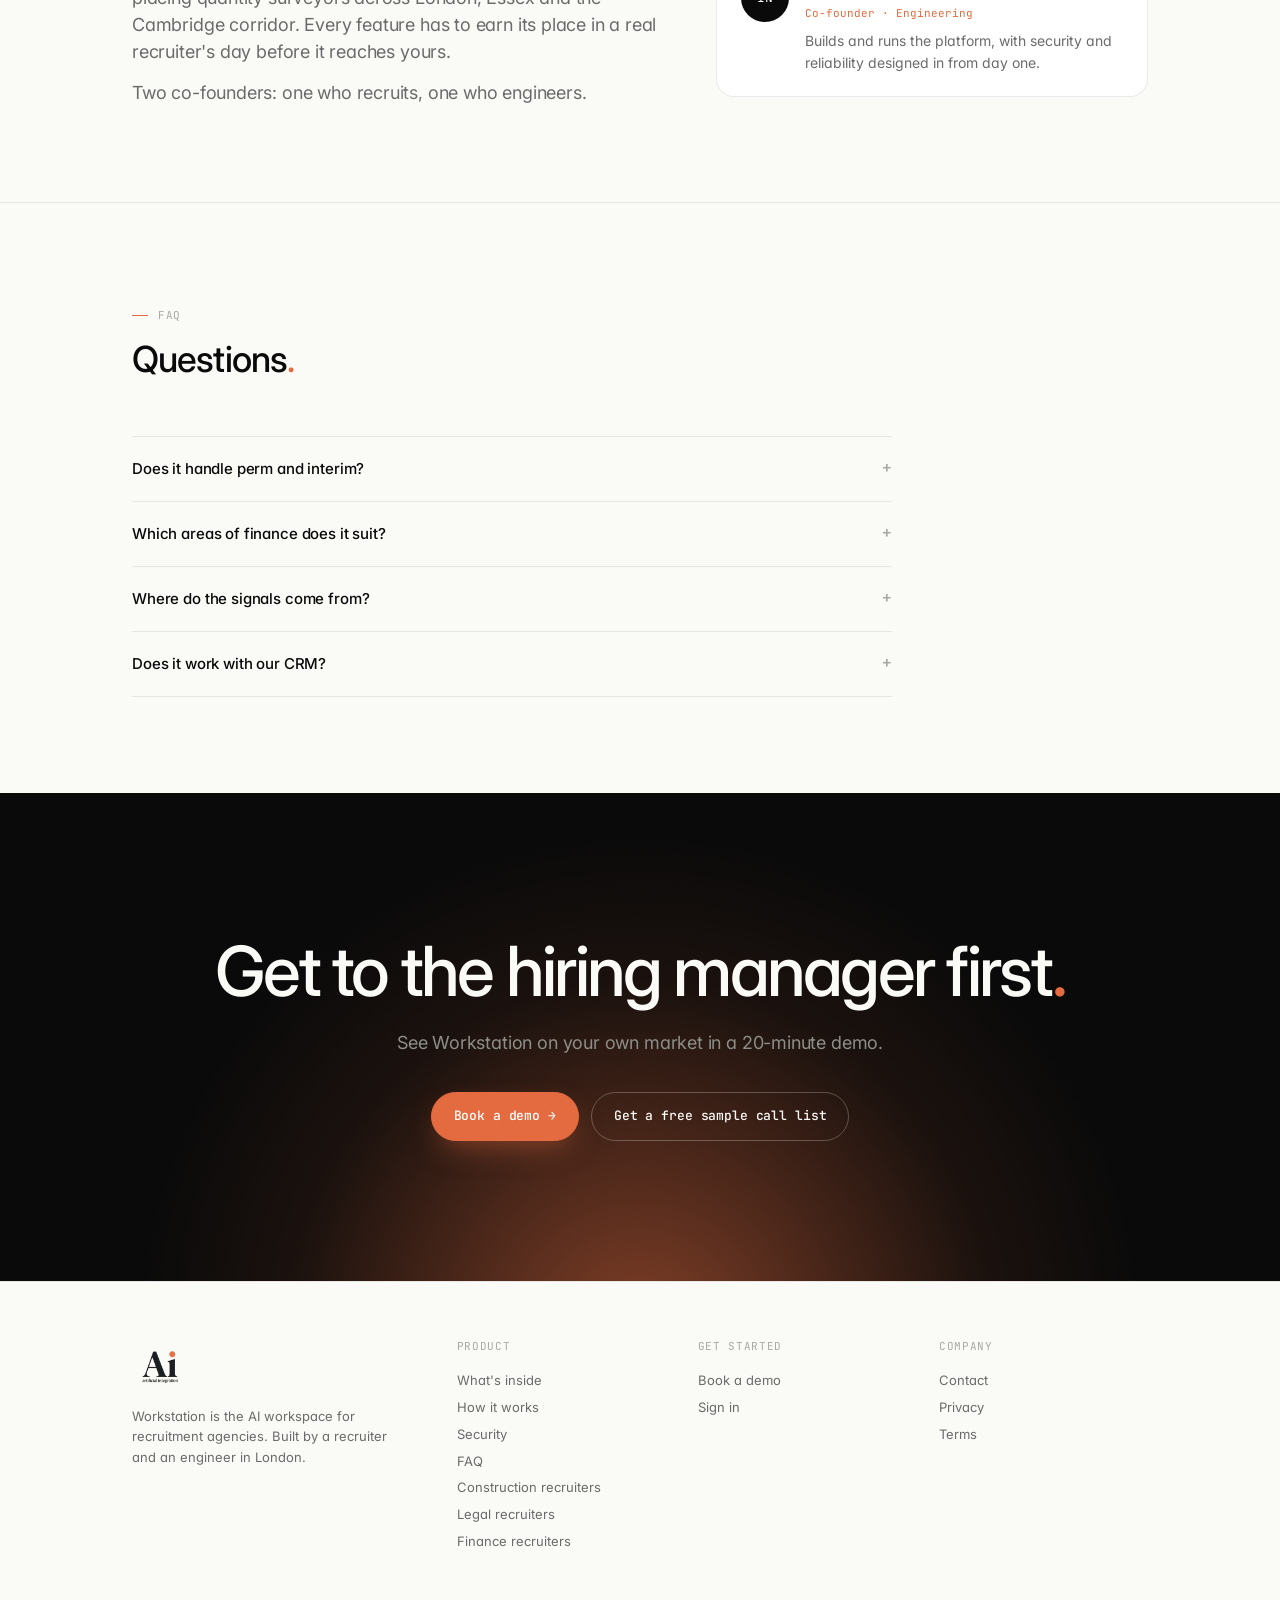
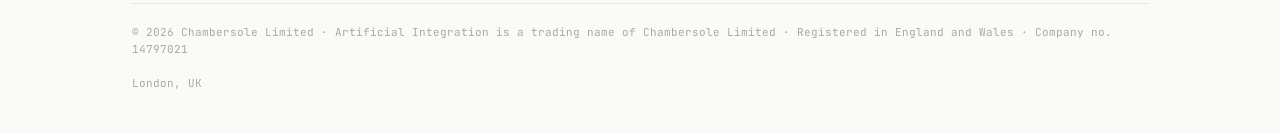
<file: finance/index.html>
<!DOCTYPE html>
<html lang="en-GB">
<head>
<meta charset="UTF-8">
<meta name="viewport" content="width=device-width, initial-scale=1.0">
<title>Workstation for accountancy &amp; finance recruiters · Artificial Integration</title>
<meta name="description" content="Get to the hiring manager before the brief goes out. Workstation surfaces interims coming free and firms winning audit and financial-services work, and tracks perm and contract fees in one funnel.">
<link rel="canonical" href="https://artificialintegration.io/finance/">
<meta property="og:type" content="website">
<meta property="og:title" content="Workstation for accountancy &amp; finance recruiters · Artificial Integration">
<meta property="og:description" content="Get to the hiring manager before the brief goes out. Workstation surfaces interims coming free and firms winning audit and financial-services work, and tracks perm and contract fees in one funnel.">
<meta property="og:url" content="https://artificialintegration.io/finance/">
<meta property="og:image" content="https://artificialintegration.io/logos/ai-logo.png">
<meta name="theme-color" content="#FAFAF7">
<link rel="icon" type="image/png" href="/logos/ai-logo-192.png">
<link rel="preconnect" href="https://fonts.googleapis.com">
<link rel="preconnect" href="https://fonts.gstatic.com" crossorigin>
<link href="https://fonts.googleapis.com/css2?family=Inter:wght@400;500&family=JetBrains+Mono:wght@400;500&display=swap" rel="stylesheet">
<link rel="stylesheet" href="/assets/css/site.css?v=5168b84a">
<link rel="stylesheet" href="/assets/css/home.css?v=57b0f127">
<link rel="stylesheet" href="/assets/css/ws.css?v=ca680efc">
<link rel="stylesheet" href="/assets/css/sectors.css?v=1">
<script src="/assets/js/site.js?v=bc3df820" defer></script>
</head>
<body class="ws sector">
<a class="skip" href="#main">Skip to content</a>

<header class="site-header">
  <div class="wrap">
    <a href="/" class="mark" aria-label="Artificial Integration home"><img src="/logos/ai-logo-192.png" alt="" width="48" height="48"><span>workstation</span></a>
    <nav class="site-nav" aria-label="Main">
      <a href="/#inside" class="hide-sm">what's inside</a>
      <a href="/#day" class="hide-sm">how it works</a>
      <a href="/#trust" class="hide-sm">security</a>
      <a href="https://desk.artificialintegration.io" class="hide-sm">sign in</a>
      <a href="/book" class="btn sm">Book a demo</a>
    </nav>
  </div>
</header>

<main id="main">

<section class="s-hero first">
  <div class="wrap">
    <span class="eyebrow" data-reveal>Workstation for accountancy &amp; finance recruiters</span>
    <h1 data-reveal data-delay="80">Get to the hiring manager <em>before the brief goes out</em><span class="dot">.</span></h1>
    <p class="lede" data-reveal data-delay="160">Workstation builds each consultant's call list every morning: interims coming free, clients gone quiet, firms that have just won audit, advisory or financial-services work. Then it handles the legwork, from CVs to spec emails and Lusha lookups.</p>
    <div class="cta-row" data-reveal data-delay="240">
      <a href="/book" class="btn glow">Book a 20-min demo <span class="arrow">→</span></a>
      <a href="mailto:hello@artificialintegration.io?subject=Free%20sample%20call%20list%20%28Accountancy%20%26%20finance%29&amp;body=Hi%2C%0A%0AI%27d%20like%20a%20free%20sample%20call%20list.%0A%0AAgency%3A%0ASectors%20we%20recruit%20for%3A%20Accountancy%20%26%20finance%0AArea%20we%20cover%3A%0A%0AThanks" class="btn ghost">Get a free sample call list</a>
    </div>
    <p class="fine" data-reveal data-delay="320"><span>Perm, interim &amp; contract</span><span>Practice &amp; in-house finance</span><span>Lusha built in</span></p>
  </div>
</section>

<section id="signals">
  <div class="wrap">
    <div class="sec-head">
      <div data-reveal><span class="eyebrow">Hiring signals</span><h2>When firms win work, they hire<span class="dot">.</span></h2></div>
      <p data-reveal data-delay="100">Audit, tax, advisory and financial-services appointments are published as public contract awards. Workstation spots them as they land and tells you who signs off the hiring.</p>
    </div>
    <div class="signals">
      <div class="sig" data-reveal data-delay="0"><span class="k">Accounting, audit &amp; tax</span><b>£1.8m · External audit services, 5 years</b><p>Audit firm · Birmingham · published today</p><div class="who">Call: Audit Partner, Head of People</div></div>
      <div class="sig" data-reveal data-delay="80"><span class="k">Financial services</span><b>£4.5m · Pension scheme administration</b><p>Pensions administrator · Leeds · 2 days ago</p><div class="who">Call: Finance Director, HR Director</div></div>
      <div class="sig" data-reveal data-delay="160"><span class="k">Accounting, audit &amp; tax</span><b>£420k · Internal audit &amp; assurance framework</b><p>Advisory firm · Bristol · this week</p><div class="who">Call: Managing Partner, Finance Director</div></div>
    </div>
    <p class="s-note">Examples show sample data. Signals come from public contract awards on Contracts Finder and Find a Tender, checked every hour.</p>
  </div>
</section>

<section id="why">
  <div class="wrap">
    <div class="sec-head">
      <div data-reveal><span class="eyebrow">Why it's different</span><h2>Perm, interim and contract on one desk<span class="dot">.</span></h2></div>
      <p data-reveal data-delay="100">Finance desks juggle three kinds of placement and three kinds of fee. Workstation keeps them in one place.</p>
    </div>
    <div class="vs">
      <div class="vs-col before" data-reveal><h3>Without Workstation</h3><ul><li>Interim assignments ending with nobody reminded to call</li><li>Hiring spotted only when the adverts appear</li><li>Perm and contract fees tracked in separate spreadsheets</li><li>Finance directors' numbers found one search at a time</li><li>CVs reformatted by hand for every client</li></ul></div>
      <div class="vs-col after" data-reveal data-delay="120" data-tilt="3"><h3>With Workstation</h3><ul><li>Follow-ups that surface interims and contractors as they come free</li><li>Hiring signals from audit, tax and financial-services awards</li><li>One revenue funnel: perm fees from salary × fee %, contract from margin × days</li><li>Lusha lookups inside the workflow, with per-person limits</li><li>Branded CVs in your agency's format, contact details removed</li></ul></div>
    </div>
  </div>
</section>

<section id="tools">
  <div class="wrap">
    <div class="sec-head">
      <div data-reveal><span class="eyebrow">On your desk</span><h2>Built for finance desks<span class="dot">.</span></h2></div>
      <p data-reveal data-delay="100">Plus everything else in Workstation: LinkedIn strings, adverts, call notes, calendar and the Motherboard. <a href="/#inside">See it all</a>.</p>
    </div>
    <div class="bento">
      <div class="tile" data-tilt="5" data-reveal data-delay="0"><span class="ic"><svg viewBox="0 0 24 24"><path d="M4 18a10 10 0 0 1 16 0"/><path d="M7.5 15a6 6 0 0 1 9 0"/><circle cx="12" cy="18" r="1.5"/></svg></span><h3>Hiring signals</h3><p>Audit, tax, advisory and financial-services awards, matched to your market and turned into leads.</p></div>
      <div class="tile" data-tilt="5" data-reveal data-delay="80"><span class="ic"><svg viewBox="0 0 24 24"><circle cx="12" cy="12" r="8.5"/><path d="M12 7v5l3 2"/></svg></span><h3>Interim &amp; contract timing</h3><p>Follow-ups bring contractors and interims back onto the call list as their assignments end.</p></div>
      <div class="tile" data-tilt="5" data-reveal data-delay="160"><span class="ic"><svg viewBox="0 0 24 24"><path d="M9 6h11M9 12h11M9 18h11"/><circle cx="4.5" cy="6" r="1"/><circle cx="4.5" cy="12" r="1"/><circle cx="4.5" cy="18" r="1"/></svg></span><h3>A call list with reasons</h3><p>Candidates coming free, CVs to chase and clients gone quiet, in one list each morning.</p></div>
      <div class="tile" data-tilt="5" data-reveal data-delay="0"><span class="ic"><svg viewBox="0 0 24 24"><path d="M4 20V10M10 20V4M16 20v-7M22 20H2"/></svg></span><h3>Perm and contract revenue</h3><p>Perm fees from salary × fee %, contract and interim from margin × days, per consultant.</p></div>
      <div class="tile" data-tilt="5" data-reveal data-delay="80"><span class="ic"><svg viewBox="0 0 24 24"><path d="M7 3h7l5 5v13H7z"/><path d="M14 3v5h5M10 13h6M10 17h6"/></svg></span><h3>Branded CVs</h3><p>Raw CV in, your agency's format out, with the candidate's contact details removed.</p></div>
      <div class="tile" data-tilt="5" data-reveal data-delay="160"><span class="ic"><svg viewBox="0 0 24 24"><path d="M4 6h16v12H4z"/><path d="m4 7 8 6 8-6"/></svg></span><h3>Spec emails</h3><p>Pick the candidate and the contacts, then send from your own Gmail or Outlook. Follow-ups are tracked.</p></div>
    </div>
  </div>
</section>

<section class="founder" id="founder">
  <div class="wrap">
    <div>
      <span class="eyebrow" data-reveal>Who's behind it</span>
      <h2 data-reveal data-delay="60">Built on a working <em>recruitment desk</em><span class="dot">.</span></h2>
      <p class="lede" data-reveal data-delay="120">Workstation started as the tools Max built for his own desk, placing quantity surveyors across London, Essex and the Cambridge corridor. Every feature has to earn its place in a real recruiter's day before it reaches yours.</p>
      <p class="lede" data-reveal data-delay="160">Two co-founders: one who recruits, one who engineers.</p>
    </div>
    <div class="people">
      <div class="person" data-reveal data-delay="120"><span class="av" aria-hidden="true">MC</span><div><b>Max Chambers</b><span class="role">Co-founder · Recruitment</span><p>Still on the phones placing candidates. Decides what gets built, and tests it on a live desk first.</p></div></div>
      <div class="person" data-reveal data-delay="200"><span class="av" aria-hidden="true">IN</span><div><b>Isaac Nethersole</b><span class="role">Co-founder · Engineering</span><p>Builds and runs the platform, with security and reliability designed in from day one.</p></div></div>
    </div>
  </div>
</section>

<section id="faq">
  <div class="wrap">
    <div class="sec-head"><div><span class="eyebrow">FAQ</span><h2>Questions<span class="dot">.</span></h2></div></div>
    <div class="faq" data-reveal>
      <details><summary>Does it handle perm and interim?</summary><div class="a"><p>Both. Deals track perm fees as salary × fee % and contract or interim fees as margin × days, all in one funnel per consultant.</p></div></details>
      <details><summary>Which areas of finance does it suit?</summary><div class="a"><p>Accountancy and audit practice, tax, advisory, banking, insurance, pensions and in-house finance teams.</p></div></details>
      <details><summary>Where do the signals come from?</summary><div class="a"><p>Contracts Finder and Find a Tender, checked every hour. Workstation keeps accounting, audit and tax awards and financial and insurance services awards that match your market.</p></div></details>
      <details><summary>Does it work with our CRM?</summary><div class="a"><p>Yes. Import from Bullhorn, Vincere, Recruit CRM, Zoho Recruit, Loxo or Manatal, or start from the spreadsheet your consultants already use. Nothing is changed in your CRM.</p></div></details>
    </div>
  </div>
</section>

<section class="dark final" data-header-dark>
  <div class="wrap">
    <h2 data-reveal>Get to the hiring manager first<span class="dot">.</span></h2>
    <p class="lede" data-reveal data-delay="100">See Workstation on your own market in a 20-minute demo.</p>
    <div class="cta-row" data-reveal data-delay="200">
      <a href="/book" class="btn glow">Book a demo <span class="arrow">→</span></a>
      <a href="mailto:hello@artificialintegration.io?subject=Free%20sample%20call%20list%20%28Accountancy%20%26%20finance%29&amp;body=Hi%2C%0A%0AI%27d%20like%20a%20free%20sample%20call%20list.%0A%0AAgency%3A%0ASectors%20we%20recruit%20for%3A%20Accountancy%20%26%20finance%0AArea%20we%20cover%3A%0A%0AThanks" class="btn ghost">Get a free sample call list</a>
    </div>
  </div>
</section>

</main>

<footer class="site-footer">
  <div class="wrap">
    <div class="foot-grid">
      <div class="brand">
        <img src="/logos/ai-logo-192.png" alt="Artificial Integration" width="56" height="56">
        <p>Workstation is the AI workspace for recruitment agencies. Built by a recruiter and an engineer in London.</p>
      </div>
      <div><h4>Product</h4><ul><li><a href="/#inside">What's inside</a></li><li><a href="/#day">How it works</a></li><li><a href="/#trust">Security</a></li><li><a href="/#faq">FAQ</a></li><li><a href="/construction/">Construction recruiters</a></li><li><a href="/legal/">Legal recruiters</a></li><li><a href="/finance/">Finance recruiters</a></li></ul></div>
      <div><h4>Get started</h4><ul><li><a href="/book">Book a demo</a></li><li><a href="https://desk.artificialintegration.io">Sign in</a></li></ul></div>
      <div><h4>Company</h4><ul><li><a href="mailto:hello@artificialintegration.io">Contact</a></li><li><a href="/privacy/">Privacy</a></li><li><a href="/terms/">Terms</a></li></ul></div>
    </div>
    <div class="foot-base">
      <span>© 2026 Chambersole Limited · Artificial Integration is a trading name of Chambersole Limited · Registered in England and Wales · Company no. 14797021</span>
      <!-- TODO(legal): add registered office address (Companies Act 2006 / Company Regulations 2015) and ICO registration number -->
      <span>London, UK</span>
    </div>
  </div>
</footer>
</body>
</html>
</file>
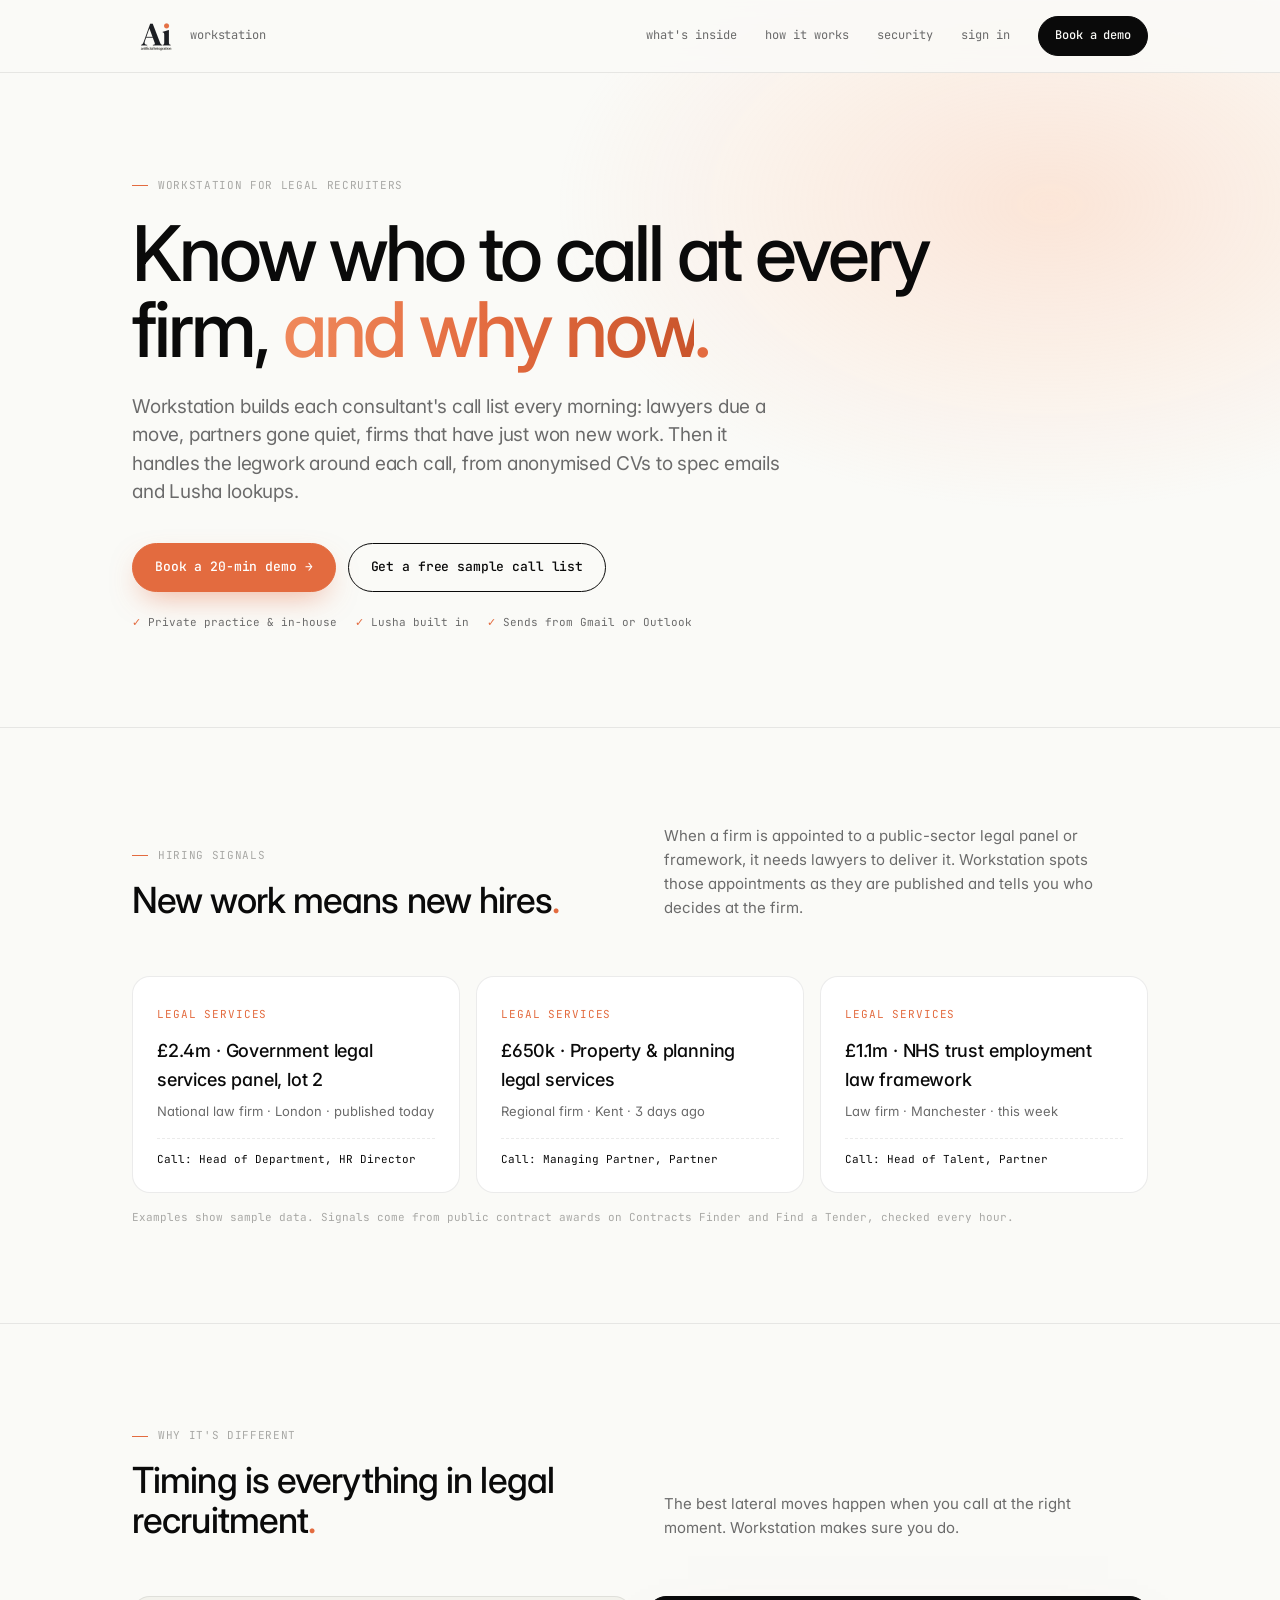
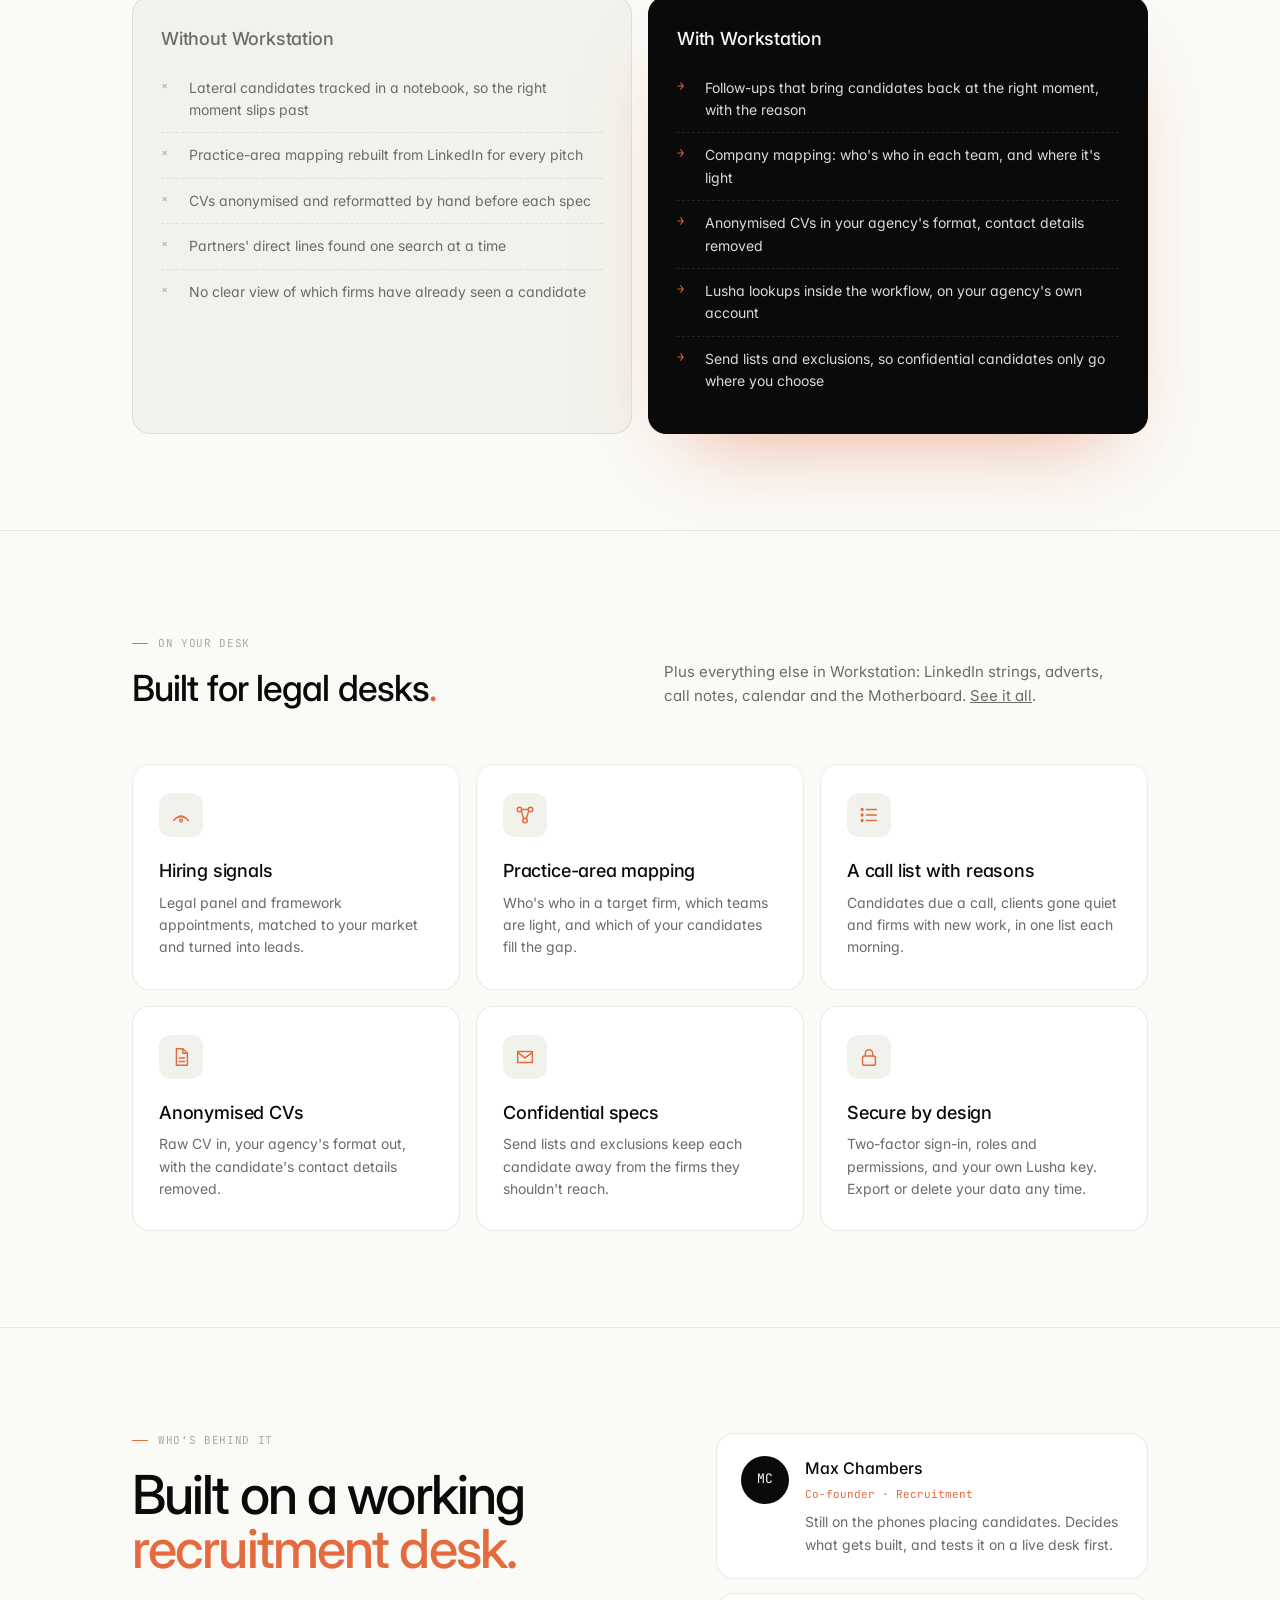
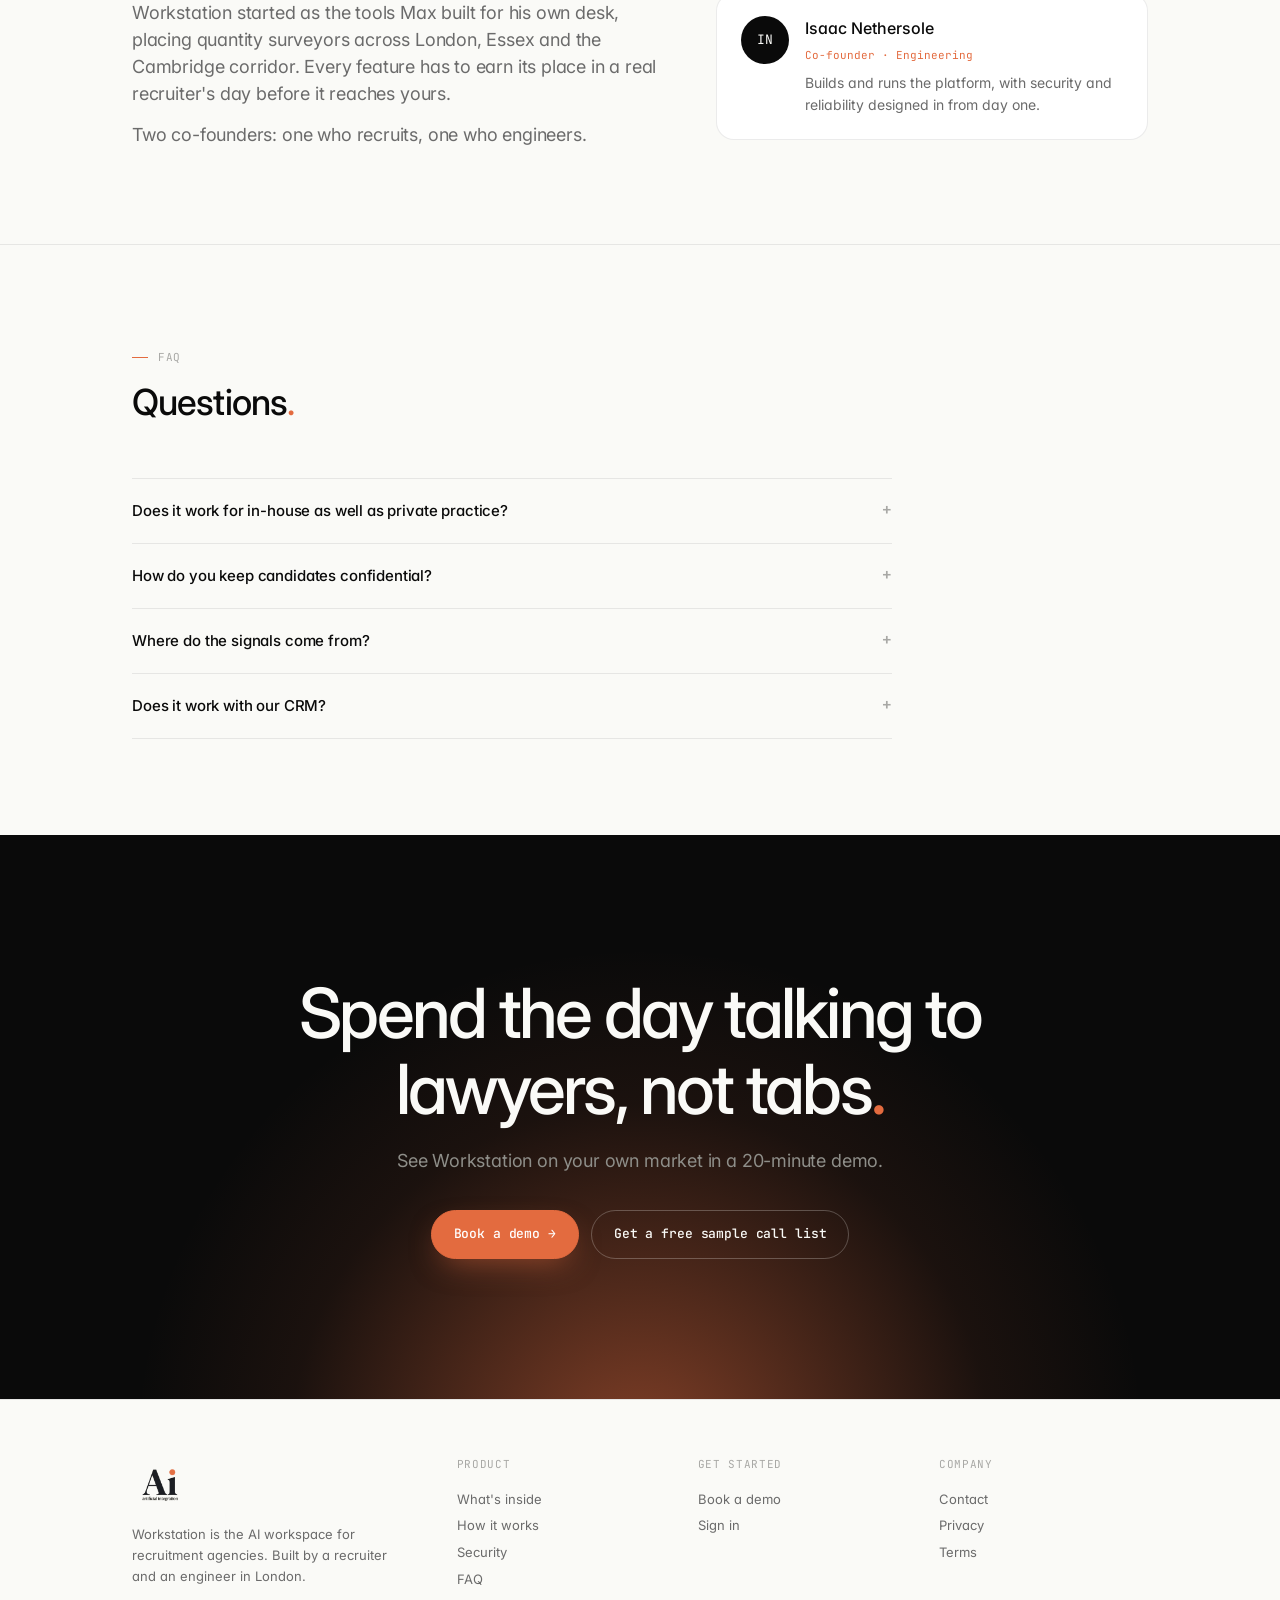
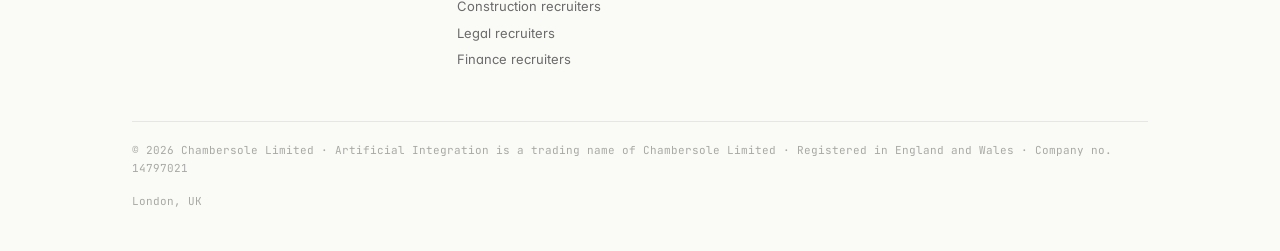
<file: legal/index.html>
<!DOCTYPE html>
<html lang="en-GB">
<head>
<meta charset="UTF-8">
<meta name="viewport" content="width=device-width, initial-scale=1.0">
<title>Workstation for legal recruiters · Artificial Integration</title>
<meta name="description" content="Know who to call at every firm, and why now. Workstation builds each legal recruiter's call list with a reason on every line, plus practice-area mapping, anonymised CVs and confidential specs.">
<link rel="canonical" href="https://artificialintegration.io/legal/">
<meta property="og:type" content="website">
<meta property="og:title" content="Workstation for legal recruiters · Artificial Integration">
<meta property="og:description" content="Know who to call at every firm, and why now. Workstation builds each legal recruiter's call list with a reason on every line, plus practice-area mapping, anonymised CVs and confidential specs.">
<meta property="og:url" content="https://artificialintegration.io/legal/">
<meta property="og:image" content="https://artificialintegration.io/logos/ai-logo.png">
<meta name="theme-color" content="#FAFAF7">
<link rel="icon" type="image/png" href="/logos/ai-logo-192.png">
<link rel="preconnect" href="https://fonts.googleapis.com">
<link rel="preconnect" href="https://fonts.gstatic.com" crossorigin>
<link href="https://fonts.googleapis.com/css2?family=Inter:wght@400;500&family=JetBrains+Mono:wght@400;500&display=swap" rel="stylesheet">
<link rel="stylesheet" href="/assets/css/site.css?v=5168b84a">
<link rel="stylesheet" href="/assets/css/home.css?v=57b0f127">
<link rel="stylesheet" href="/assets/css/ws.css?v=ca680efc">
<link rel="stylesheet" href="/assets/css/sectors.css?v=1">
<script src="/assets/js/site.js?v=bc3df820" defer></script>
</head>
<body class="ws sector">
<a class="skip" href="#main">Skip to content</a>

<header class="site-header">
  <div class="wrap">
    <a href="/" class="mark" aria-label="Artificial Integration home"><img src="/logos/ai-logo-192.png" alt="" width="48" height="48"><span>workstation</span></a>
    <nav class="site-nav" aria-label="Main">
      <a href="/#inside" class="hide-sm">what's inside</a>
      <a href="/#day" class="hide-sm">how it works</a>
      <a href="/#trust" class="hide-sm">security</a>
      <a href="https://desk.artificialintegration.io" class="hide-sm">sign in</a>
      <a href="/book" class="btn sm">Book a demo</a>
    </nav>
  </div>
</header>

<main id="main">

<section class="s-hero first">
  <div class="wrap">
    <span class="eyebrow" data-reveal>Workstation for legal recruiters</span>
    <h1 data-reveal data-delay="80">Know who to call at every firm, <em>and why now</em><span class="dot">.</span></h1>
    <p class="lede" data-reveal data-delay="160">Workstation builds each consultant's call list every morning: lawyers due a move, partners gone quiet, firms that have just won new work. Then it handles the legwork around each call, from anonymised CVs to spec emails and Lusha lookups.</p>
    <div class="cta-row" data-reveal data-delay="240">
      <a href="/book" class="btn glow">Book a 20-min demo <span class="arrow">→</span></a>
      <a href="mailto:hello@artificialintegration.io?subject=Free%20sample%20call%20list%20%28Legal%29&amp;body=Hi%2C%0A%0AI%27d%20like%20a%20free%20sample%20call%20list.%0A%0AAgency%3A%0ASectors%20we%20recruit%20for%3A%20Legal%0AArea%20we%20cover%3A%0A%0AThanks" class="btn ghost">Get a free sample call list</a>
    </div>
    <p class="fine" data-reveal data-delay="320"><span>Private practice &amp; in-house</span><span>Lusha built in</span><span>Sends from Gmail or Outlook</span></p>
  </div>
</section>

<section id="signals">
  <div class="wrap">
    <div class="sec-head">
      <div data-reveal><span class="eyebrow">Hiring signals</span><h2>New work means new hires<span class="dot">.</span></h2></div>
      <p data-reveal data-delay="100">When a firm is appointed to a public-sector legal panel or framework, it needs lawyers to deliver it. Workstation spots those appointments as they are published and tells you who decides at the firm.</p>
    </div>
    <div class="signals">
      <div class="sig" data-reveal data-delay="0"><span class="k">Legal services</span><b>£2.4m · Government legal services panel, lot 2</b><p>National law firm · London · published today</p><div class="who">Call: Head of Department, HR Director</div></div>
      <div class="sig" data-reveal data-delay="80"><span class="k">Legal services</span><b>£650k · Property &amp; planning legal services</b><p>Regional firm · Kent · 3 days ago</p><div class="who">Call: Managing Partner, Partner</div></div>
      <div class="sig" data-reveal data-delay="160"><span class="k">Legal services</span><b>£1.1m · NHS trust employment law framework</b><p>Law firm · Manchester · this week</p><div class="who">Call: Head of Talent, Partner</div></div>
    </div>
    <p class="s-note">Examples show sample data. Signals come from public contract awards on Contracts Finder and Find a Tender, checked every hour.</p>
  </div>
</section>

<section id="why">
  <div class="wrap">
    <div class="sec-head">
      <div data-reveal><span class="eyebrow">Why it's different</span><h2>Timing is everything in legal recruitment<span class="dot">.</span></h2></div>
      <p data-reveal data-delay="100">The best lateral moves happen when you call at the right moment. Workstation makes sure you do.</p>
    </div>
    <div class="vs">
      <div class="vs-col before" data-reveal><h3>Without Workstation</h3><ul><li>Lateral candidates tracked in a notebook, so the right moment slips past</li><li>Practice-area mapping rebuilt from LinkedIn for every pitch</li><li>CVs anonymised and reformatted by hand before each spec</li><li>Partners' direct lines found one search at a time</li><li>No clear view of which firms have already seen a candidate</li></ul></div>
      <div class="vs-col after" data-reveal data-delay="120" data-tilt="3"><h3>With Workstation</h3><ul><li>Follow-ups that bring candidates back at the right moment, with the reason</li><li>Company mapping: who's who in each team, and where it's light</li><li>Anonymised CVs in your agency's format, contact details removed</li><li>Lusha lookups inside the workflow, on your agency's own account</li><li>Send lists and exclusions, so confidential candidates only go where you choose</li></ul></div>
    </div>
  </div>
</section>

<section id="tools">
  <div class="wrap">
    <div class="sec-head">
      <div data-reveal><span class="eyebrow">On your desk</span><h2>Built for legal desks<span class="dot">.</span></h2></div>
      <p data-reveal data-delay="100">Plus everything else in Workstation: LinkedIn strings, adverts, call notes, calendar and the Motherboard. <a href="/#inside">See it all</a>.</p>
    </div>
    <div class="bento">
      <div class="tile" data-tilt="5" data-reveal data-delay="0"><span class="ic"><svg viewBox="0 0 24 24"><path d="M4 18a10 10 0 0 1 16 0"/><path d="M7.5 15a6 6 0 0 1 9 0"/><circle cx="12" cy="18" r="1.5"/></svg></span><h3>Hiring signals</h3><p>Legal panel and framework appointments, matched to your market and turned into leads.</p></div>
      <div class="tile" data-tilt="5" data-reveal data-delay="80"><span class="ic"><svg viewBox="0 0 24 24"><circle cx="6" cy="6" r="2.5"/><circle cx="18" cy="6" r="2.5"/><circle cx="12" cy="18" r="2.5"/><path d="M8 7.5 10.5 16M16 7.5 13.5 16M8.5 6h7"/></svg></span><h3>Practice-area mapping</h3><p>Who's who in a target firm, which teams are light, and which of your candidates fill the gap.</p></div>
      <div class="tile" data-tilt="5" data-reveal data-delay="160"><span class="ic"><svg viewBox="0 0 24 24"><path d="M9 6h11M9 12h11M9 18h11"/><circle cx="4.5" cy="6" r="1"/><circle cx="4.5" cy="12" r="1"/><circle cx="4.5" cy="18" r="1"/></svg></span><h3>A call list with reasons</h3><p>Candidates due a call, clients gone quiet and firms with new work, in one list each morning.</p></div>
      <div class="tile" data-tilt="5" data-reveal data-delay="0"><span class="ic"><svg viewBox="0 0 24 24"><path d="M7 3h7l5 5v13H7z"/><path d="M14 3v5h5M10 13h6M10 17h6"/></svg></span><h3>Anonymised CVs</h3><p>Raw CV in, your agency's format out, with the candidate's contact details removed.</p></div>
      <div class="tile" data-tilt="5" data-reveal data-delay="80"><span class="ic"><svg viewBox="0 0 24 24"><path d="M4 6h16v12H4z"/><path d="m4 7 8 6 8-6"/></svg></span><h3>Confidential specs</h3><p>Send lists and exclusions keep each candidate away from the firms they shouldn't reach.</p></div>
      <div class="tile" data-tilt="5" data-reveal data-delay="160"><span class="ic"><svg viewBox="0 0 24 24"><rect x="5" y="11" width="14" height="10" rx="2"/><path d="M8 11V8a4 4 0 0 1 8 0v3"/></svg></span><h3>Secure by design</h3><p>Two-factor sign-in, roles and permissions, and your own Lusha key. Export or delete your data any time.</p></div>
    </div>
  </div>
</section>

<section class="founder" id="founder">
  <div class="wrap">
    <div>
      <span class="eyebrow" data-reveal>Who's behind it</span>
      <h2 data-reveal data-delay="60">Built on a working <em>recruitment desk</em><span class="dot">.</span></h2>
      <p class="lede" data-reveal data-delay="120">Workstation started as the tools Max built for his own desk, placing quantity surveyors across London, Essex and the Cambridge corridor. Every feature has to earn its place in a real recruiter's day before it reaches yours.</p>
      <p class="lede" data-reveal data-delay="160">Two co-founders: one who recruits, one who engineers.</p>
    </div>
    <div class="people">
      <div class="person" data-reveal data-delay="120"><span class="av" aria-hidden="true">MC</span><div><b>Max Chambers</b><span class="role">Co-founder · Recruitment</span><p>Still on the phones placing candidates. Decides what gets built, and tests it on a live desk first.</p></div></div>
      <div class="person" data-reveal data-delay="200"><span class="av" aria-hidden="true">IN</span><div><b>Isaac Nethersole</b><span class="role">Co-founder · Engineering</span><p>Builds and runs the platform, with security and reliability designed in from day one.</p></div></div>
    </div>
  </div>
</section>

<section id="faq">
  <div class="wrap">
    <div class="sec-head"><div><span class="eyebrow">FAQ</span><h2>Questions<span class="dot">.</span></h2></div></div>
    <div class="faq" data-reveal>
      <details><summary>Does it work for in-house as well as private practice?</summary><div class="a"><p>Yes. Mapping, call lists, CVs and specs work for any legal desk. Hiring signals cover firms winning public legal work.</p></div></details>
      <details><summary>How do you keep candidates confidential?</summary><div class="a"><p>CVs come out with the candidate's contact details removed. Exclusions and do-not-contact lists stop a CV reaching the wrong firm, and every send is recorded.</p></div></details>
      <details><summary>Where do the signals come from?</summary><div class="a"><p>Contracts Finder and Find a Tender, checked every hour. Workstation keeps legal services awards and matches them to your market.</p></div></details>
      <details><summary>Does it work with our CRM?</summary><div class="a"><p>Yes. Import from Bullhorn, Vincere, Recruit CRM, Zoho Recruit, Loxo or Manatal, or start from the spreadsheet your consultants already use. Nothing is changed in your CRM.</p></div></details>
    </div>
  </div>
</section>

<section class="dark final" data-header-dark>
  <div class="wrap">
    <h2 data-reveal>Spend the day talking to lawyers, not tabs<span class="dot">.</span></h2>
    <p class="lede" data-reveal data-delay="100">See Workstation on your own market in a 20-minute demo.</p>
    <div class="cta-row" data-reveal data-delay="200">
      <a href="/book" class="btn glow">Book a demo <span class="arrow">→</span></a>
      <a href="mailto:hello@artificialintegration.io?subject=Free%20sample%20call%20list%20%28Legal%29&amp;body=Hi%2C%0A%0AI%27d%20like%20a%20free%20sample%20call%20list.%0A%0AAgency%3A%0ASectors%20we%20recruit%20for%3A%20Legal%0AArea%20we%20cover%3A%0A%0AThanks" class="btn ghost">Get a free sample call list</a>
    </div>
  </div>
</section>

</main>

<footer class="site-footer">
  <div class="wrap">
    <div class="foot-grid">
      <div class="brand">
        <img src="/logos/ai-logo-192.png" alt="Artificial Integration" width="56" height="56">
        <p>Workstation is the AI workspace for recruitment agencies. Built by a recruiter and an engineer in London.</p>
      </div>
      <div><h4>Product</h4><ul><li><a href="/#inside">What's inside</a></li><li><a href="/#day">How it works</a></li><li><a href="/#trust">Security</a></li><li><a href="/#faq">FAQ</a></li><li><a href="/construction/">Construction recruiters</a></li><li><a href="/legal/">Legal recruiters</a></li><li><a href="/finance/">Finance recruiters</a></li></ul></div>
      <div><h4>Get started</h4><ul><li><a href="/book">Book a demo</a></li><li><a href="https://desk.artificialintegration.io">Sign in</a></li></ul></div>
      <div><h4>Company</h4><ul><li><a href="mailto:hello@artificialintegration.io">Contact</a></li><li><a href="/privacy/">Privacy</a></li><li><a href="/terms/">Terms</a></li></ul></div>
    </div>
    <div class="foot-base">
      <span>© 2026 Chambersole Limited · Artificial Integration is a trading name of Chambersole Limited · Registered in England and Wales · Company no. 14797021</span>
      <!-- TODO(legal): add registered office address (Companies Act 2006 / Company Regulations 2015) and ICO registration number -->
      <span>London, UK</span>
    </div>
  </div>
</footer>
</body>
</html>
</file>
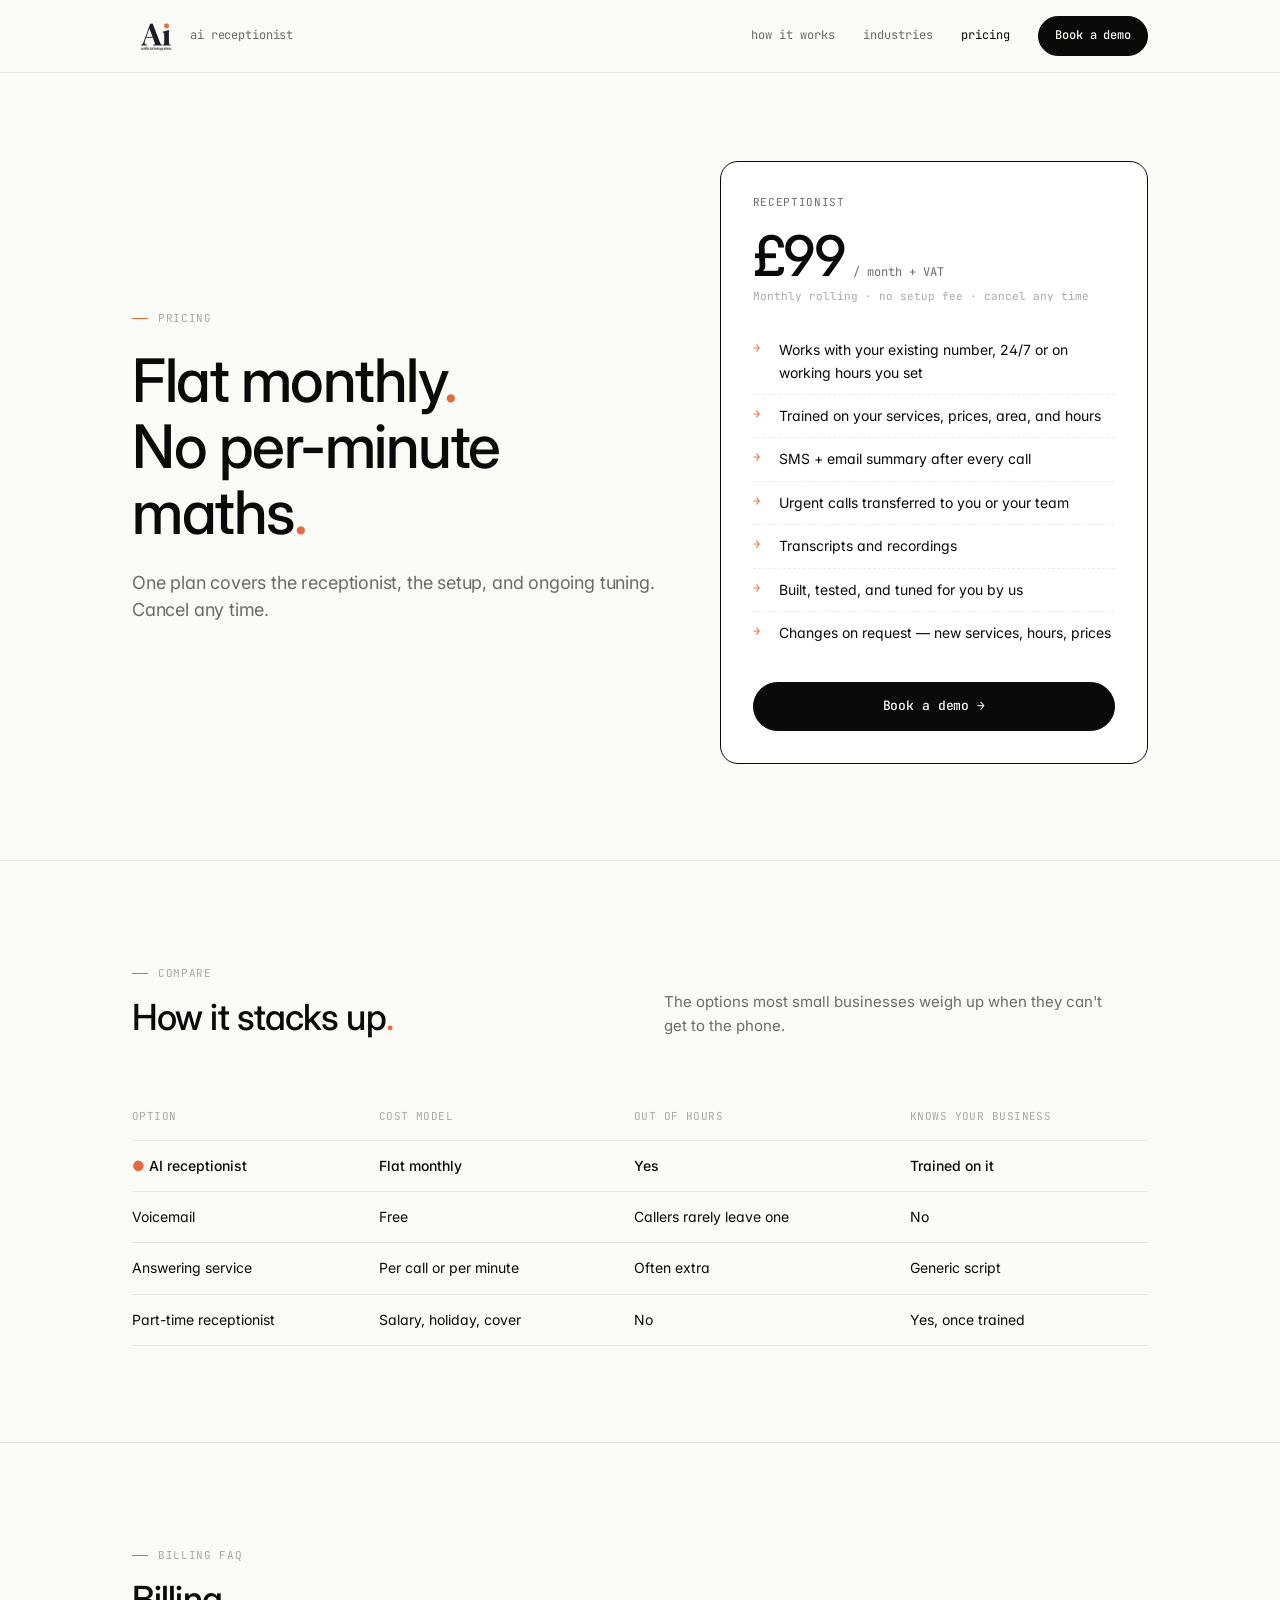
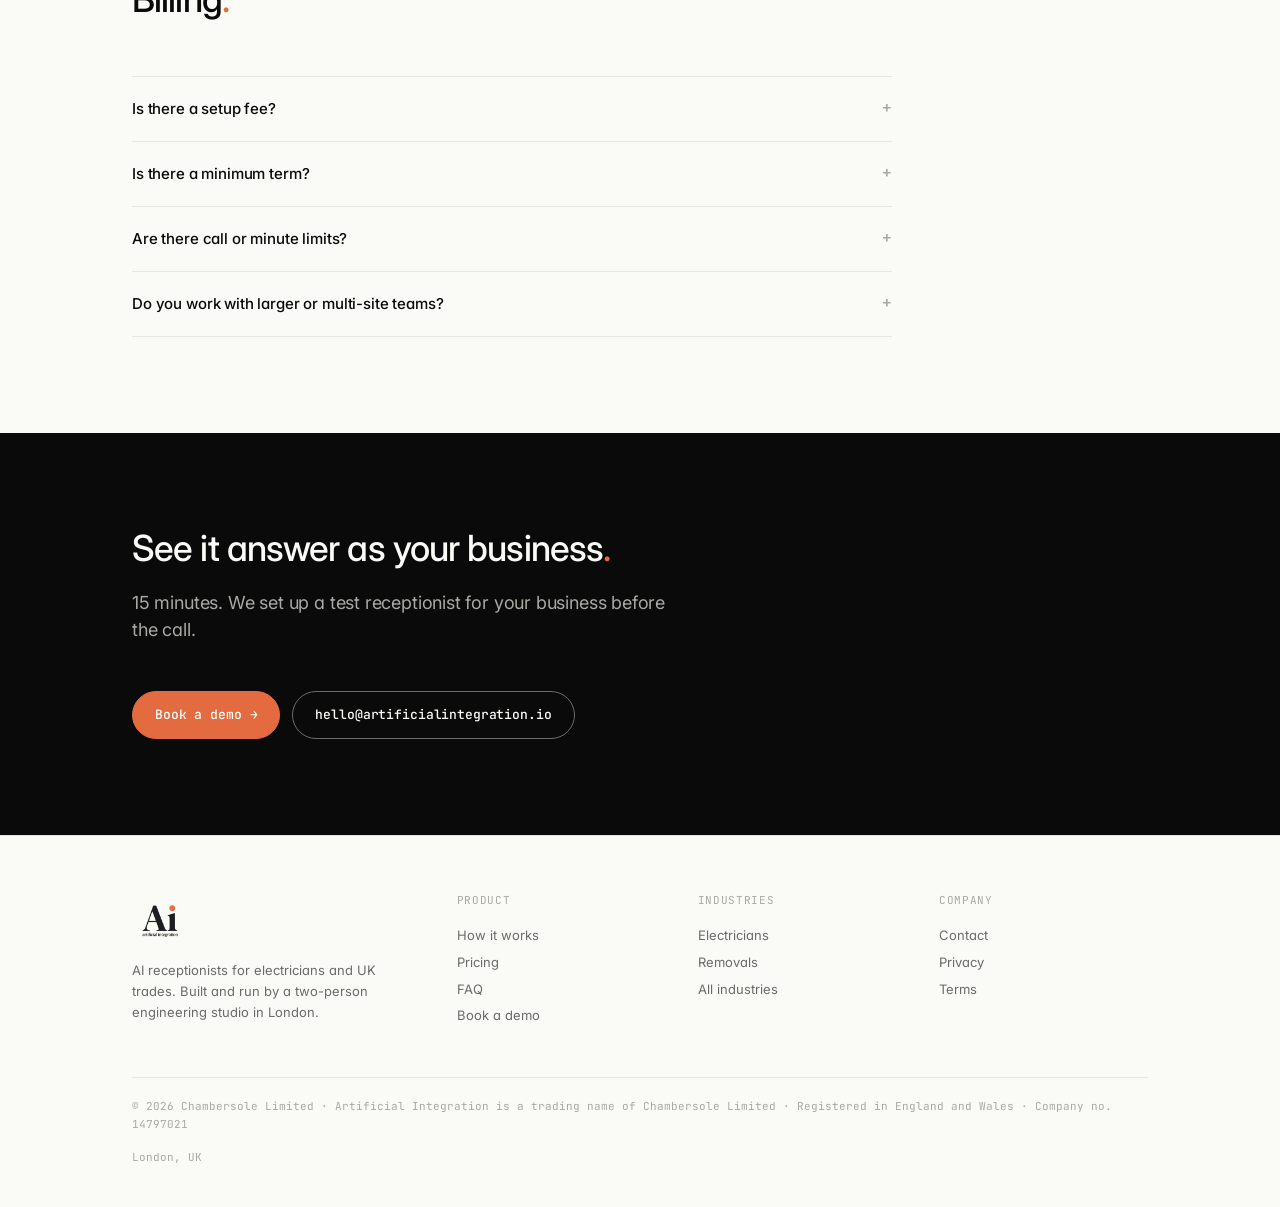
<file: pricing/index.html>
<!DOCTYPE html>
<html lang="en-GB">
<head>
<meta charset="UTF-8">
<meta name="viewport" content="width=device-width, initial-scale=1.0">
<title>Pricing · AI Receptionist · Artificial Integration</title>
<meta name="description" content="One flat monthly plan for an AI receptionist on your existing number. No setup fee, no contract.">
<link rel="canonical" href="https://artificialintegration.io/pricing/">
<meta property="og:type" content="website">
<meta property="og:title" content="Pricing · AI Receptionist · Artificial Integration">
<meta property="og:description" content="One flat monthly plan for an AI receptionist on your existing number. No setup fee, no contract.">
<meta property="og:url" content="https://artificialintegration.io/pricing/">
<meta property="og:image" content="https://artificialintegration.io/logos/ai-logo.png">
<meta name="theme-color" content="#FAFAF7">
<link rel="icon" type="image/png" href="/logos/ai-logo-192.png">
<link rel="preconnect" href="https://fonts.googleapis.com">
<link rel="preconnect" href="https://fonts.gstatic.com" crossorigin>
<link href="https://fonts.googleapis.com/css2?family=Inter:wght@400;500&family=JetBrains+Mono:wght@400;500&display=swap" rel="stylesheet">
<link rel="stylesheet" href="/assets/css/site.css?v=5168b84a">
<script src="/assets/js/site.js?v=bc3df820" defer></script>
</head>
<body>
<a class="skip" href="#main">Skip to content</a>

<header class="site-header">
  <div class="wrap">
    <a href="/" class="mark" aria-label="Artificial Integration home"><img src="/logos/ai-logo-192.png" alt="" width="48" height="48"><span>ai receptionist</span></a>
    <nav class="site-nav" aria-label="Main">
      <a href="/#how" class="hide-sm">how it works</a>
      <a href="/#industries" class="hide-sm">industries</a>
      <a href="/pricing/" aria-current="page">pricing</a>
      <a href="/book" class="btn sm">Book a demo</a>
    </nav>
  </div>
</header>

<main id="main">
<section class="hero first">
  <div class="wrap price-wrap">
    <div>
      <span class="eyebrow">Pricing</span>
      <h1>Flat monthly<span class="dot">.</span><br>No per-minute maths<span class="dot">.</span></h1>
      <p class="lede">One plan covers the receptionist, the setup, and ongoing tuning. Cancel any time.</p>
    </div>
    <div class="price-card">
      <div class="plan">Receptionist</div>
      <!-- TODO(pricing): confirm fair-use minute allowance -->
      <div class="price"><span class="amt">£99</span><span class="per">/ month + VAT</span></div>
      <div class="sub">Monthly rolling · no setup fee · cancel any time</div>
      <ul class="ticks">
        <li>Works with your existing number, 24/7 or on working hours you set</li>
        <li>Trained on your services, prices, area, and hours</li>
        <li>SMS + email summary after every call</li>
        <li>Urgent calls transferred to you or your team</li>
        <li>Transcripts and recordings</li>
        <li>Built, tested, and tuned for you by us</li>
        <li>Changes on request — new services, hours, prices</li>
      </ul>
      <a href="/book" class="btn">Book a demo <span class="arrow">→</span></a>
    </div>
  </div>
</section>

<section>
  <div class="wrap">
    <div class="sec-head">
      <div>
        <span class="eyebrow">Compare</span>
        <h2>How it stacks up<span class="dot">.</span></h2>
      </div>
      <p>The options most small businesses weigh up when they can't get to the phone.</p>
    </div>
    <table class="compare">
      <thead><tr><th>Option</th><th>Cost model</th><th>Out of hours</th><th>Knows your business</th></tr></thead>
      <tbody>
        <tr class="us"><td>AI receptionist</td><td>Flat monthly</td><td>Yes</td><td>Trained on it</td></tr>
        <tr><td>Voicemail</td><td>Free</td><td>Callers rarely leave one</td><td>No</td></tr>
        <tr><td>Answering service</td><td>Per call or per minute</td><td>Often extra</td><td>Generic script</td></tr>
        <tr><td>Part-time receptionist</td><td>Salary, holiday, cover</td><td>No</td><td>Yes, once trained</td></tr>
      </tbody>
    </table>
  </div>
</section>

<section>
  <div class="wrap">
    <div class="sec-head"><div><span class="eyebrow">Billing FAQ</span><h2>Billing<span class="dot">.</span></h2></div></div>
    <div class="faq">
      <details><summary>Is there a setup fee?</summary><div class="a"><p>No. Setup and the first round of tuning are included.</p></div></details>
      <details><summary>Is there a minimum term?</summary><div class="a"><p>No. Billing is monthly and you can cancel before your next billing date.</p></div></details>
      <details><summary>Are there call or minute limits?</summary><div class="a"><p>The plan includes a fair-use allowance sized for small and medium businesses. If you consistently go well beyond it, we'll talk to you before anything changes.</p></div></details>
      <details><summary>Do you work with larger or multi-site teams?</summary><div class="a"><p>Yes — multiple numbers, routing by location, and CRM or booking-system integrations are scoped per project. <a href="mailto:hello@artificialintegration.io">Get in touch</a>.</p></div></details>
    </div>
  </div>
</section>
<section class="band">
  <div class="wrap">
    <div>
      <h2>See it answer as your business<span class="dot">.</span></h2>
      <p class="lede mt">15 minutes. We set up a test receptionist for your business before the call.</p>
    </div>
    <div class="cta-row">
      <a href="/book" class="btn">Book a demo <span class="arrow">→</span></a>
      <a href="mailto:hello@artificialintegration.io" class="btn ghost">hello@artificialintegration.io</a>
    </div>
  </div>
</section>
</main>

<footer class="site-footer">
  <div class="wrap">
    <div class="foot-grid">
      <div class="brand">
        <img src="/logos/ai-logo-192.png" alt="Artificial Integration" width="56" height="56">
        <p>AI receptionists for electricians and UK trades. Built and run by a two-person engineering studio in London.</p>
      </div>
      <div><h4>Product</h4><ul><li><a href="/#how">How it works</a></li><li><a href="/pricing/">Pricing</a></li><li><a href="/#faq">FAQ</a></li><li><a href="/book">Book a demo</a></li></ul></div>
      <div><h4>Industries</h4><ul><li><a href="/electricians/">Electricians</a></li><li><a href="/removals/">Removals</a></li><li><a href="/#industries">All industries</a></li></ul></div>
      <div><h4>Company</h4><ul><li><a href="mailto:hello@artificialintegration.io">Contact</a></li><li><a href="/privacy/">Privacy</a></li><li><a href="/terms/">Terms</a></li></ul></div>
    </div>
    <div class="foot-base">
      <span>© 2026 Chambersole Limited · Artificial Integration is a trading name of Chambersole Limited · Registered in England and Wales · Company no. 14797021</span>
      <!-- TODO(legal): add registered office address (Companies Act 2006 / Company Regulations 2015) and ICO registration number -->
      <span>London, UK</span>
    </div>
  </div>
</footer>
</body>
</html>
</file>
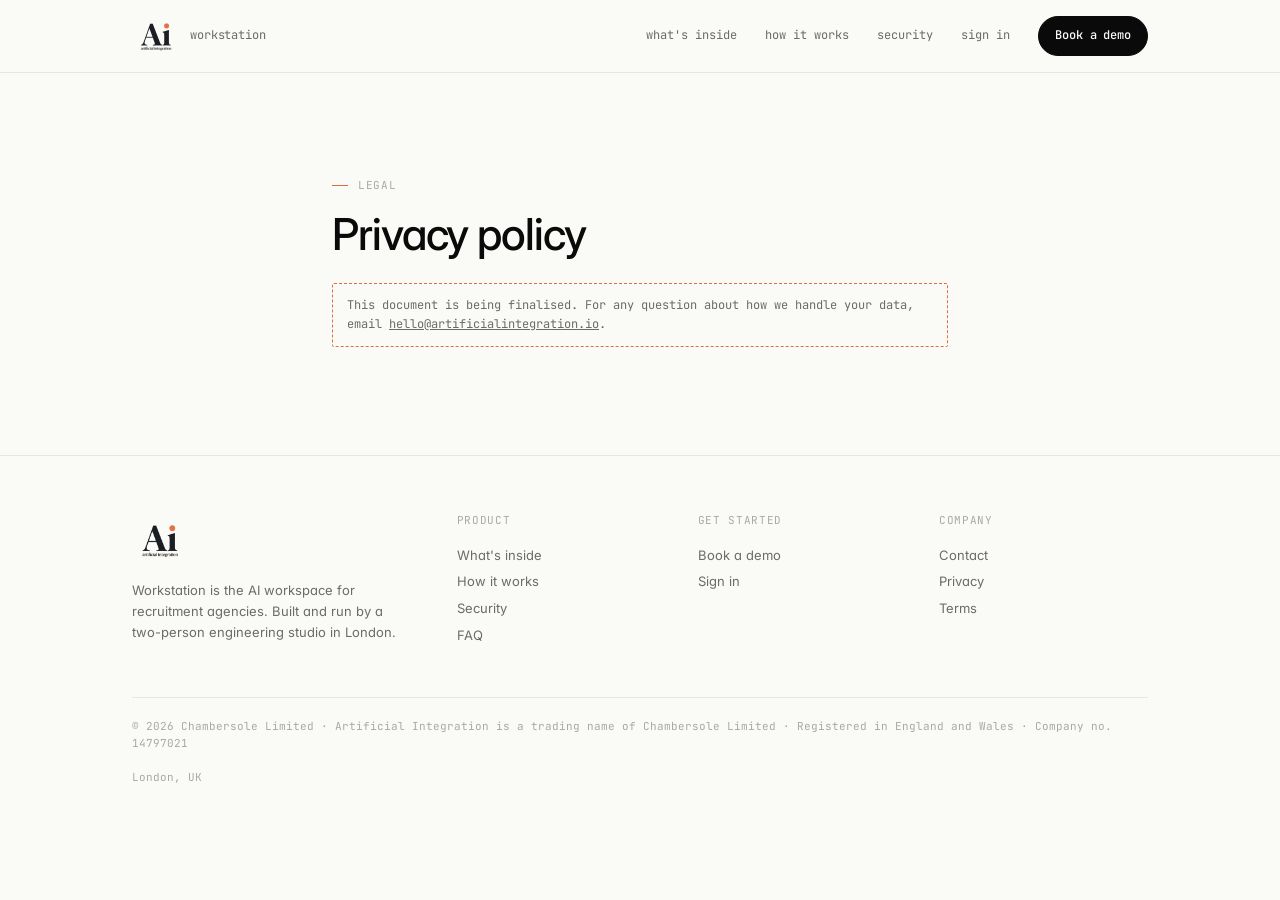
<file: privacy/index.html>
<!DOCTYPE html>
<html lang="en-GB">
<head>
<meta charset="UTF-8">
<meta name="viewport" content="width=device-width, initial-scale=1.0">
<title>Privacy policy · Artificial Integration</title>
<meta name="description" content="Privacy policy for Artificial Integration.">
<meta name="robots" content="noindex">
<link rel="canonical" href="https://artificialintegration.io/privacy/">
<meta property="og:type" content="website">
<meta property="og:title" content="Privacy policy · Artificial Integration">
<meta property="og:description" content="Privacy policy for Artificial Integration.">
<meta property="og:url" content="https://artificialintegration.io/privacy/">
<meta property="og:image" content="https://artificialintegration.io/logos/ai-logo.png">
<meta name="theme-color" content="#FAFAF7">
<link rel="icon" type="image/png" href="/logos/ai-logo-192.png">
<link rel="preconnect" href="https://fonts.googleapis.com">
<link rel="preconnect" href="https://fonts.gstatic.com" crossorigin>
<link href="https://fonts.googleapis.com/css2?family=Inter:wght@400;500&family=JetBrains+Mono:wght@400;500&display=swap" rel="stylesheet">
<link rel="stylesheet" href="/assets/css/site.css?v=5168b84a">
<script src="/assets/js/site.js?v=bc3df820" defer></script>
</head>
<body>
<a class="skip" href="#main">Skip to content</a>

<header class="site-header">
  <div class="wrap">
    <a href="/" class="mark" aria-label="Artificial Integration home"><img src="/logos/ai-logo-192.png" alt="" width="48" height="48"><span>workstation</span></a>
    <nav class="site-nav" aria-label="Main">
      <a href="/#inside" class="hide-sm">what's inside</a>
      <a href="/#day" class="hide-sm">how it works</a>
      <a href="/#trust" class="hide-sm">security</a>
      <a href="https://desk.artificialintegration.io" class="hide-sm">sign in</a>
      <a href="/book" class="btn sm">Book a demo</a>
    </nav>
  </div>
</header>

<main id="main">
<section class="first">
  <div class="wrap prose">
    <span class="eyebrow">Legal</span>
    <h1>Privacy policy</h1>
    <p class="notice">This document is being finalised. For any question about how we handle your data, email <a href="mailto:hello@artificialintegration.io">hello@artificialintegration.io</a>.</p>
  </div>
</section>
</main>

<footer class="site-footer">
  <div class="wrap">
    <div class="foot-grid">
      <div class="brand">
        <img src="/logos/ai-logo-192.png" alt="Artificial Integration" width="56" height="56">
        <p>Workstation is the AI workspace for recruitment agencies. Built and run by a two-person engineering studio in London.</p>
      </div>
      <div><h4>Product</h4><ul><li><a href="/#inside">What's inside</a></li><li><a href="/#day">How it works</a></li><li><a href="/#trust">Security</a></li><li><a href="/#faq">FAQ</a></li></ul></div>
      <div><h4>Get started</h4><ul><li><a href="/book">Book a demo</a></li><li><a href="https://desk.artificialintegration.io">Sign in</a></li></ul></div>
      <div><h4>Company</h4><ul><li><a href="mailto:hello@artificialintegration.io">Contact</a></li><li><a href="/privacy/">Privacy</a></li><li><a href="/terms/">Terms</a></li></ul></div>
    </div>
    <div class="foot-base">
      <span>© 2026 Chambersole Limited · Artificial Integration is a trading name of Chambersole Limited · Registered in England and Wales · Company no. 14797021</span>
      <!-- TODO(legal): add registered office address (Companies Act 2006 / Company Regulations 2015) and ICO registration number -->
      <span>London, UK</span>
    </div>
  </div>
</footer>
</body>
</html>
</file>
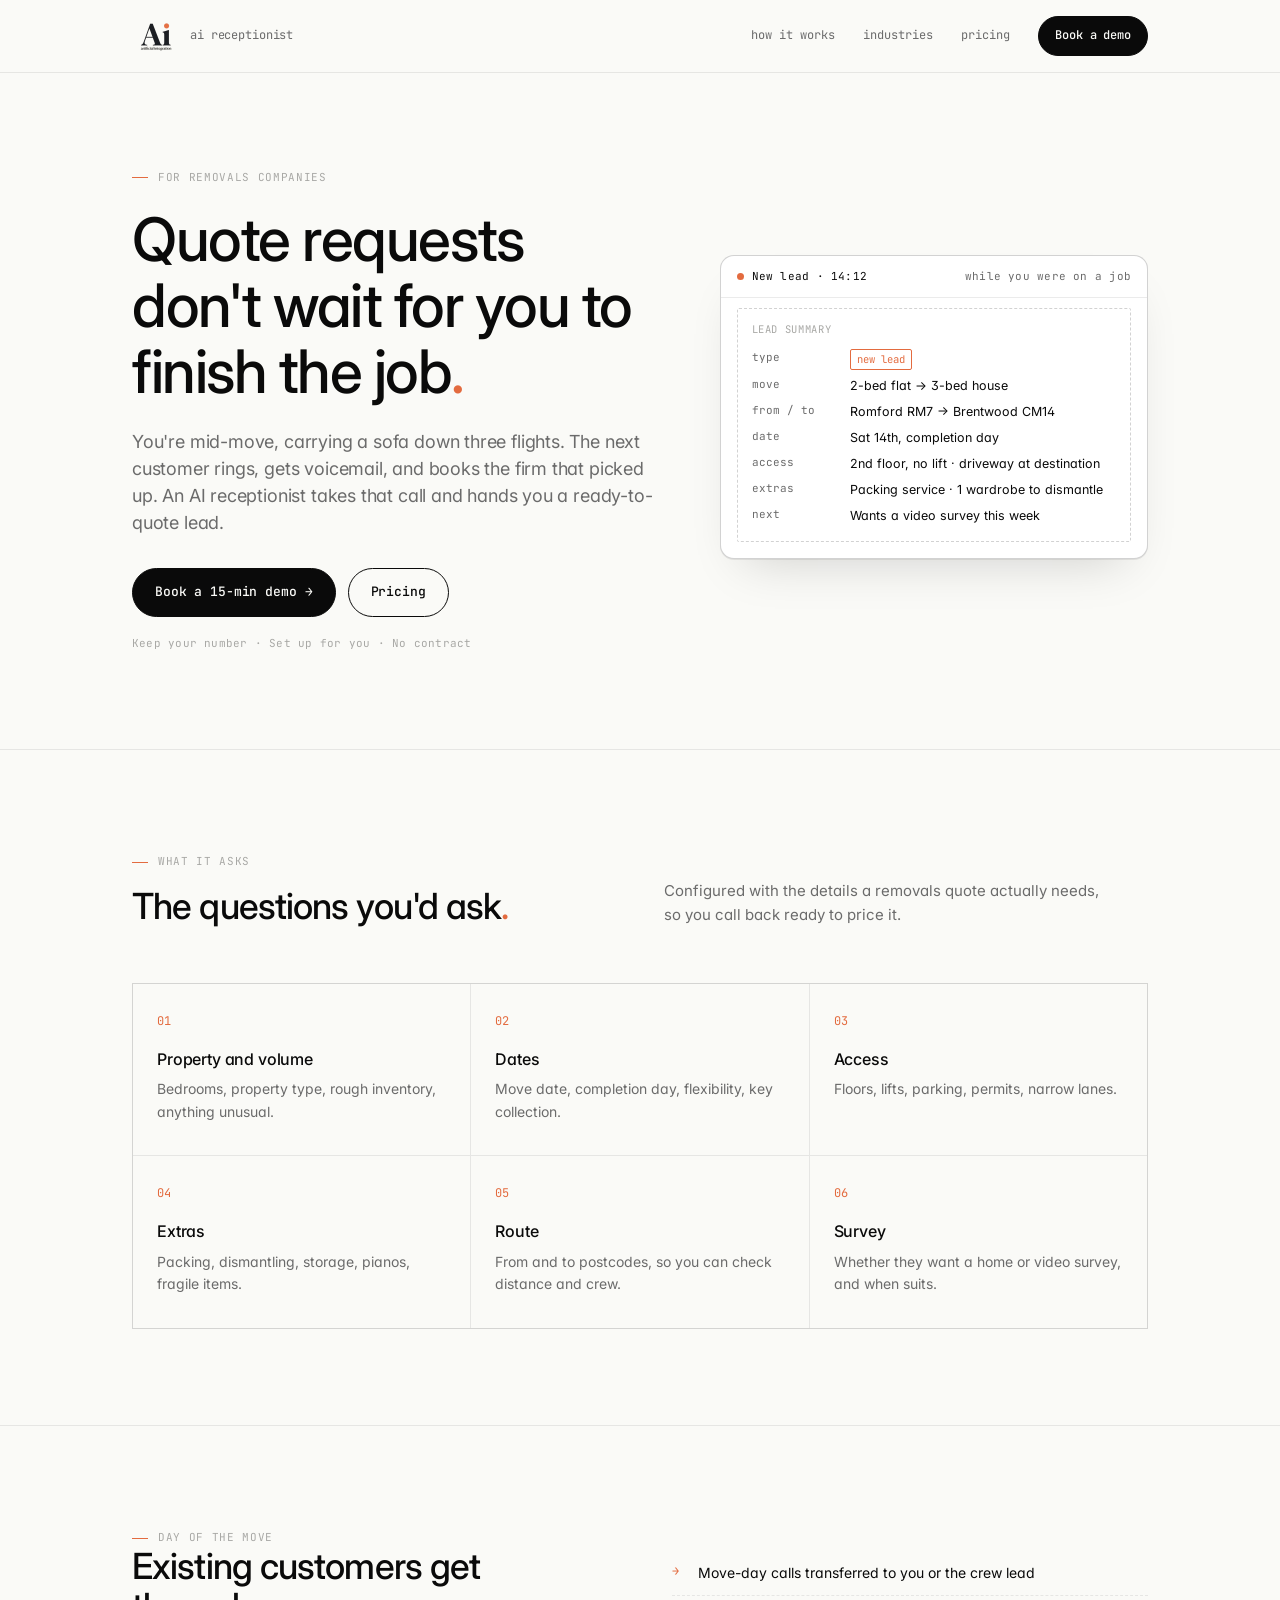
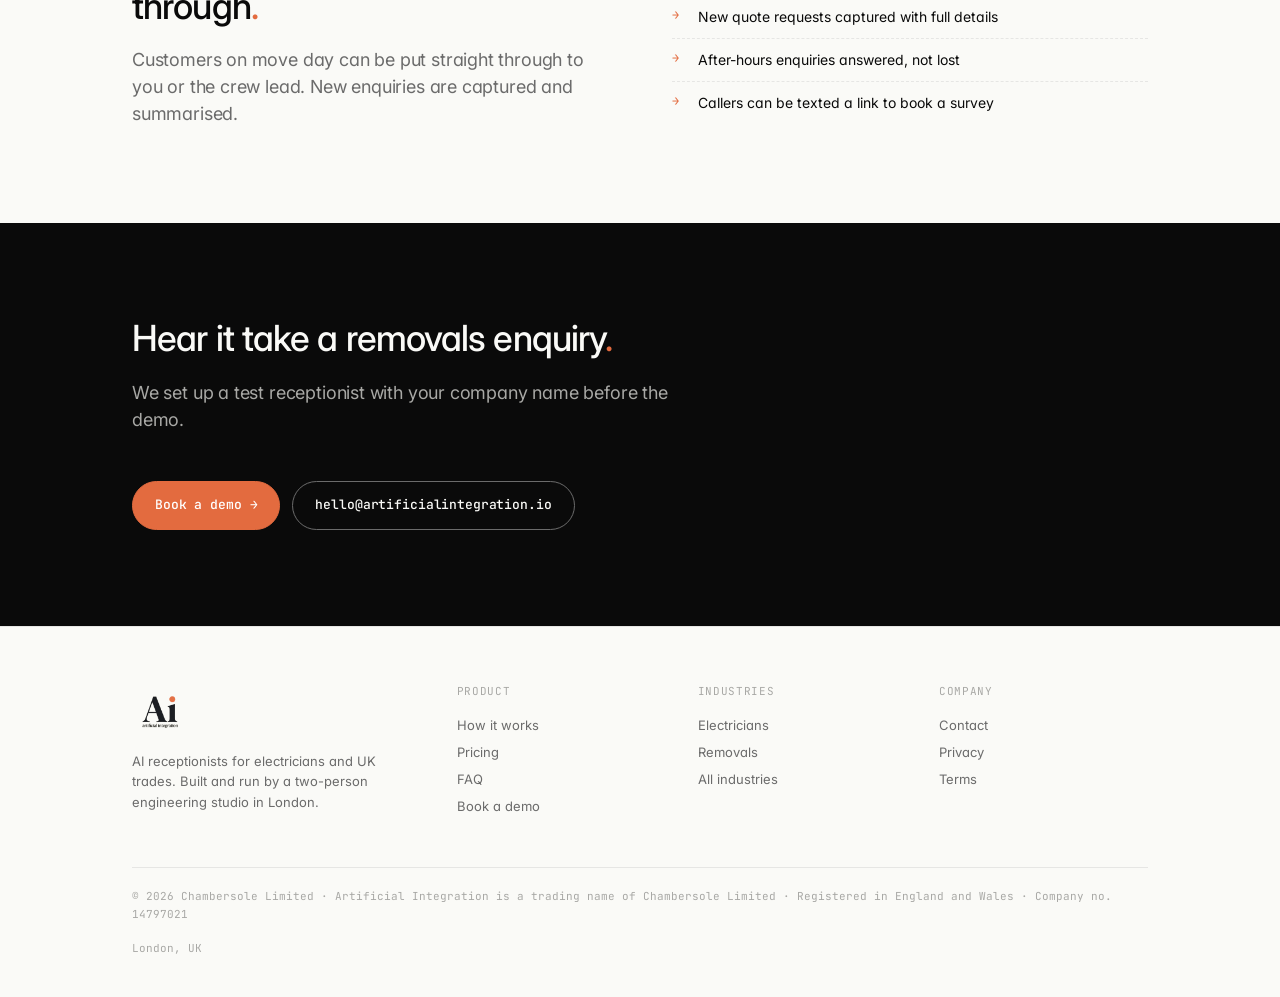
<file: removals/index.html>
<!DOCTYPE html>
<html lang="en-GB">
<head>
<meta charset="UTF-8">
<meta name="viewport" content="width=device-width, initial-scale=1.0">
<title>AI Receptionist for Removals Companies · Artificial Integration</title>
<meta name="description" content="An AI receptionist for UK removals companies. Captures move size, dates, access, and extras while you are on a job.">
<link rel="canonical" href="https://artificialintegration.io/removals/">
<meta property="og:type" content="website">
<meta property="og:title" content="AI Receptionist for Removals Companies · Artificial Integration">
<meta property="og:description" content="An AI receptionist for UK removals companies. Captures move size, dates, access, and extras while you are on a job.">
<meta property="og:url" content="https://artificialintegration.io/removals/">
<meta property="og:image" content="https://artificialintegration.io/logos/ai-logo.png">
<meta name="theme-color" content="#FAFAF7">
<link rel="icon" type="image/png" href="/logos/ai-logo-192.png">
<link rel="preconnect" href="https://fonts.googleapis.com">
<link rel="preconnect" href="https://fonts.gstatic.com" crossorigin>
<link href="https://fonts.googleapis.com/css2?family=Inter:wght@400;500&family=JetBrains+Mono:wght@400;500&display=swap" rel="stylesheet">
<link rel="stylesheet" href="/assets/css/site.css?v=5168b84a">
<script src="/assets/js/site.js?v=bc3df820" defer></script>
</head>
<body>
<a class="skip" href="#main">Skip to content</a>

<header class="site-header">
  <div class="wrap">
    <a href="/" class="mark" aria-label="Artificial Integration home"><img src="/logos/ai-logo-192.png" alt="" width="48" height="48"><span>ai receptionist</span></a>
    <nav class="site-nav" aria-label="Main">
      <a href="/#how" class="hide-sm">how it works</a>
      <a href="/#industries" class="hide-sm">industries</a>
      <a href="/pricing/">pricing</a>
      <a href="/book" class="btn sm">Book a demo</a>
    </nav>
  </div>
</header>

<main id="main">
<section class="hero first">
  <div class="wrap">
    <div>
      <span class="eyebrow">For removals companies</span>
      <h1>Quote requests don't wait for you to finish the job<span class="dot">.</span></h1>
      <p class="lede">You're mid-move, carrying a sofa down three flights. The next customer rings, gets voicemail, and books the firm that picked up. An AI receptionist takes that call and hands you a ready-to-quote lead.</p>
      <div class="cta-row">
        <a href="/book" class="btn">Book a 15-min demo <span class="arrow">→</span></a>
        <a href="/pricing/" class="btn ghost">Pricing</a>
      </div>
      <p class="fine"><span>Keep your number</span><span>Set up for you</span><span>No contract</span></p>
    </div>
    <div class="card" aria-label="Example removals lead summary">
      <div class="card-head"><span class="live">New lead · 14:12</span><span>while you were on a job</span></div>
      <div class="summary">
        <div class="summary-title">Lead summary</div>
        <ul class="kv">
          <li><span class="k">type</span><span><span class="tag">new lead</span></span></li>
          <li><span class="k">move</span><span>2-bed flat → 3-bed house</span></li>
          <li><span class="k">from / to</span><span>Romford RM7 → Brentwood CM14</span></li>
          <li><span class="k">date</span><span>Sat 14th, completion day</span></li>
          <li><span class="k">access</span><span>2nd floor, no lift · driveway at destination</span></li>
          <li><span class="k">extras</span><span>Packing service · 1 wardrobe to dismantle</span></li>
          <li><span class="k">next</span><span>Wants a video survey this week</span></li>
        </ul>
      </div>
    </div>
  </div>
</section>

<section>
  <div class="wrap">
    <div class="sec-head">
      <div><span class="eyebrow">What it asks</span><h2>The questions you'd ask<span class="dot">.</span></h2></div>
      <p>Configured with the details a removals quote actually needs, so you call back ready to price it.</p>
    </div>
    <div class="grid">
      <div><span class="ico">01</span><h3>Property and volume</h3><p>Bedrooms, property type, rough inventory, anything unusual.</p></div>
      <div><span class="ico">02</span><h3>Dates</h3><p>Move date, completion day, flexibility, key collection.</p></div>
      <div><span class="ico">03</span><h3>Access</h3><p>Floors, lifts, parking, permits, narrow lanes.</p></div>
      <div><span class="ico">04</span><h3>Extras</h3><p>Packing, dismantling, storage, pianos, fragile items.</p></div>
      <div><span class="ico">05</span><h3>Route</h3><p>From and to postcodes, so you can check distance and crew.</p></div>
      <div><span class="ico">06</span><h3>Survey</h3><p>Whether they want a home or video survey, and when suits.</p></div>
    </div>
  </div>
</section>

<section>
  <div class="wrap split">
    <div>
      <span class="eyebrow">Day of the move</span>
      <h2>Existing customers get through<span class="dot">.</span></h2>
      <p class="lede mt">Customers on move day can be put straight through to you or the crew lead. New enquiries are captured and summarised.</p>
    </div>
    <ul class="ticks">
      <li>Move-day calls transferred to you or the crew lead</li>
      <li>New quote requests captured with full details</li>
      <li>After-hours enquiries answered, not lost</li>
      <li>Callers can be texted a link to book a survey</li>
    </ul>
  </div>
</section>
<section class="band">
  <div class="wrap">
    <div>
      <h2>Hear it take a removals enquiry<span class="dot">.</span></h2>
      <p class="lede mt">We set up a test receptionist with your company name before the demo.</p>
    </div>
    <div class="cta-row">
      <a href="/book" class="btn">Book a demo <span class="arrow">→</span></a>
      <a href="mailto:hello@artificialintegration.io" class="btn ghost">hello@artificialintegration.io</a>
    </div>
  </div>
</section>
</main>

<footer class="site-footer">
  <div class="wrap">
    <div class="foot-grid">
      <div class="brand">
        <img src="/logos/ai-logo-192.png" alt="Artificial Integration" width="56" height="56">
        <p>AI receptionists for electricians and UK trades. Built and run by a two-person engineering studio in London.</p>
      </div>
      <div><h4>Product</h4><ul><li><a href="/#how">How it works</a></li><li><a href="/pricing/">Pricing</a></li><li><a href="/#faq">FAQ</a></li><li><a href="/book">Book a demo</a></li></ul></div>
      <div><h4>Industries</h4><ul><li><a href="/electricians/">Electricians</a></li><li><a href="/removals/">Removals</a></li><li><a href="/#industries">All industries</a></li></ul></div>
      <div><h4>Company</h4><ul><li><a href="mailto:hello@artificialintegration.io">Contact</a></li><li><a href="/privacy/">Privacy</a></li><li><a href="/terms/">Terms</a></li></ul></div>
    </div>
    <div class="foot-base">
      <span>© 2026 Chambersole Limited · Artificial Integration is a trading name of Chambersole Limited · Registered in England and Wales · Company no. 14797021</span>
      <!-- TODO(legal): add registered office address (Companies Act 2006 / Company Regulations 2015) and ICO registration number -->
      <span>London, UK</span>
    </div>
  </div>
</footer>
</body>
</html>
</file>
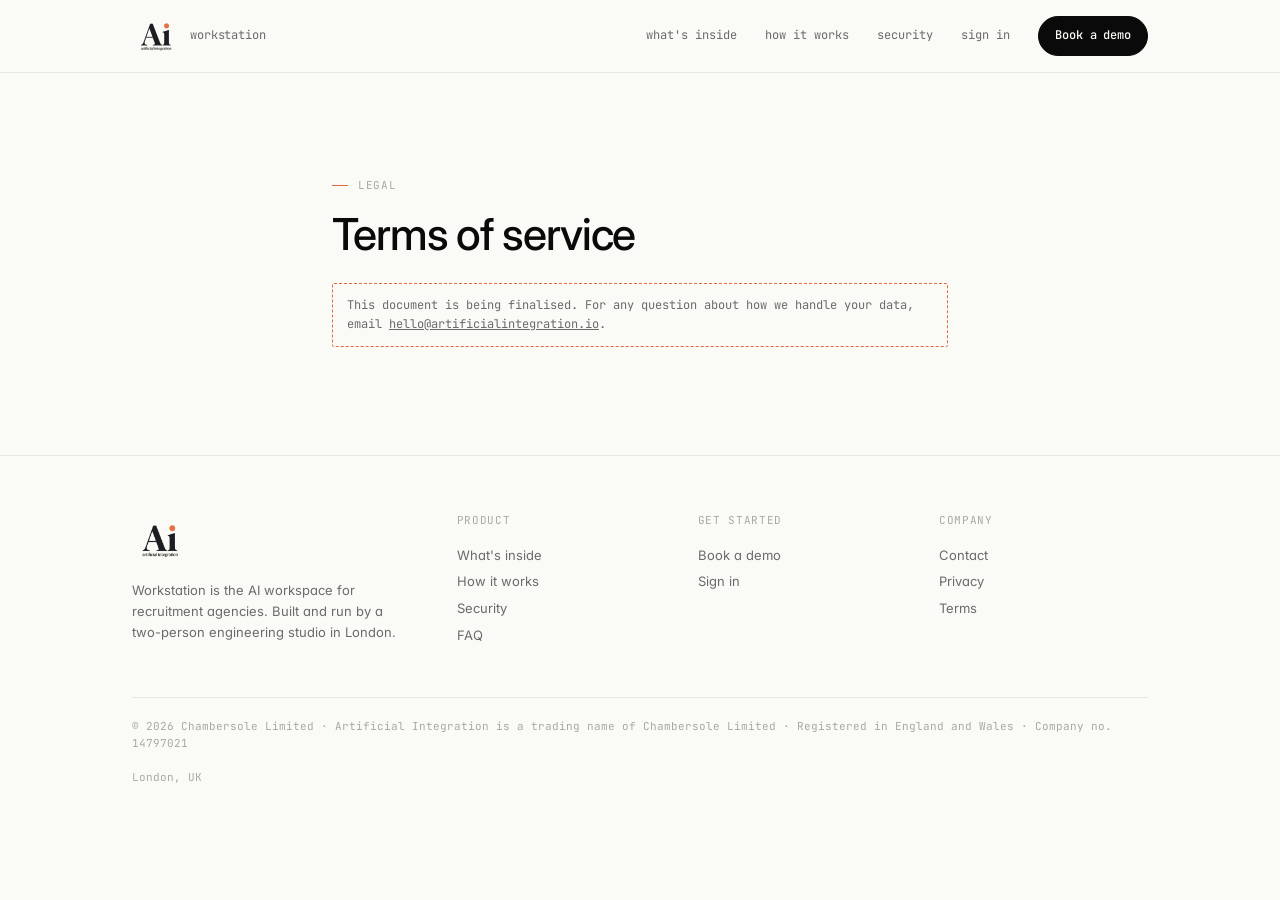
<file: terms/index.html>
<!DOCTYPE html>
<html lang="en-GB">
<head>
<meta charset="UTF-8">
<meta name="viewport" content="width=device-width, initial-scale=1.0">
<title>Terms of service · Artificial Integration</title>
<meta name="description" content="Terms of service for Artificial Integration.">
<meta name="robots" content="noindex">
<link rel="canonical" href="https://artificialintegration.io/terms/">
<meta property="og:type" content="website">
<meta property="og:title" content="Terms of service · Artificial Integration">
<meta property="og:description" content="Terms of service for Artificial Integration.">
<meta property="og:url" content="https://artificialintegration.io/terms/">
<meta property="og:image" content="https://artificialintegration.io/logos/ai-logo.png">
<meta name="theme-color" content="#FAFAF7">
<link rel="icon" type="image/png" href="/logos/ai-logo-192.png">
<link rel="preconnect" href="https://fonts.googleapis.com">
<link rel="preconnect" href="https://fonts.gstatic.com" crossorigin>
<link href="https://fonts.googleapis.com/css2?family=Inter:wght@400;500&family=JetBrains+Mono:wght@400;500&display=swap" rel="stylesheet">
<link rel="stylesheet" href="/assets/css/site.css?v=5168b84a">
<script src="/assets/js/site.js?v=bc3df820" defer></script>
</head>
<body>
<a class="skip" href="#main">Skip to content</a>

<header class="site-header">
  <div class="wrap">
    <a href="/" class="mark" aria-label="Artificial Integration home"><img src="/logos/ai-logo-192.png" alt="" width="48" height="48"><span>workstation</span></a>
    <nav class="site-nav" aria-label="Main">
      <a href="/#inside" class="hide-sm">what's inside</a>
      <a href="/#day" class="hide-sm">how it works</a>
      <a href="/#trust" class="hide-sm">security</a>
      <a href="https://desk.artificialintegration.io" class="hide-sm">sign in</a>
      <a href="/book" class="btn sm">Book a demo</a>
    </nav>
  </div>
</header>

<main id="main">
<section class="first">
  <div class="wrap prose">
    <span class="eyebrow">Legal</span>
    <h1>Terms of service</h1>
    <p class="notice">This document is being finalised. For any question about how we handle your data, email <a href="mailto:hello@artificialintegration.io">hello@artificialintegration.io</a>.</p>
  </div>
</section>
</main>

<footer class="site-footer">
  <div class="wrap">
    <div class="foot-grid">
      <div class="brand">
        <img src="/logos/ai-logo-192.png" alt="Artificial Integration" width="56" height="56">
        <p>Workstation is the AI workspace for recruitment agencies. Built and run by a two-person engineering studio in London.</p>
      </div>
      <div><h4>Product</h4><ul><li><a href="/#inside">What's inside</a></li><li><a href="/#day">How it works</a></li><li><a href="/#trust">Security</a></li><li><a href="/#faq">FAQ</a></li></ul></div>
      <div><h4>Get started</h4><ul><li><a href="/book">Book a demo</a></li><li><a href="https://desk.artificialintegration.io">Sign in</a></li></ul></div>
      <div><h4>Company</h4><ul><li><a href="mailto:hello@artificialintegration.io">Contact</a></li><li><a href="/privacy/">Privacy</a></li><li><a href="/terms/">Terms</a></li></ul></div>
    </div>
    <div class="foot-base">
      <span>© 2026 Chambersole Limited · Artificial Integration is a trading name of Chambersole Limited · Registered in England and Wales · Company no. 14797021</span>
      <!-- TODO(legal): add registered office address (Companies Act 2006 / Company Regulations 2015) and ICO registration number -->
      <span>London, UK</span>
    </div>
  </div>
</footer>
</body>
</html>
</file>
<file: assets/css/site.css>
/* Artificial Integration — site styles. Tokens carried over from the studio site. */
*, *::before, *::after { box-sizing: border-box; margin: 0; padding: 0; }

:root {
  --bg: #FAFAF7;
  --bg-2: #F2F2EC;
  --ink: #0A0A0A;
  --ink-2: #6B6B6B;
  --ink-3: #A8A8A5;
  --accent: #E36B3F;
  --accent-ink: #FFFFFF;
  --line: rgba(10,10,10,0.08);
  --line-2: rgba(10,10,10,0.18);
  --sans: 'Inter', system-ui, -apple-system, sans-serif;
  --mono: 'JetBrains Mono', ui-monospace, Menlo, monospace;
  --wrap: 1080px;
  --measure: 560px;
  --gutter: 32px;
}

::selection { background: var(--ink); color: var(--bg); }
html { scroll-behavior: smooth; }
body {
  background: var(--bg);
  color: var(--ink);
  font-family: var(--sans);
  font-size: 15px;
  line-height: 1.6;
  font-feature-settings: 'ss01', 'cv11';
  -webkit-font-smoothing: antialiased;
  -moz-osx-font-smoothing: grayscale;
}
a { color: inherit; }
img { max-width: 100%; display: block; }
:focus-visible { outline: 2px solid var(--accent); outline-offset: 3px; border-radius: 2px; }

.wrap { max-width: var(--wrap); margin: 0 auto; padding: 0 var(--gutter); }
.skip { position: absolute; left: -9999px; }
.skip:focus { left: 16px; top: 16px; background: var(--ink); color: var(--bg); padding: 8px 12px; z-index: 100; }

/* ---------- Header ---------- */
.site-header {
  position: sticky; top: 0; z-index: 50;
  background: rgba(250,250,247,0.88);
  backdrop-filter: saturate(1.4) blur(10px);
  -webkit-backdrop-filter: saturate(1.4) blur(10px);
  border-bottom: 1px solid var(--line);
}
.site-header .wrap { display: flex; align-items: center; justify-content: space-between; height: 72px; gap: 24px; }
.mark { display: flex; align-items: center; gap: 10px; text-decoration: none; }
.mark img { height: 48px; width: auto; }
.mark span { font-family: var(--mono); font-size: 12px; color: var(--ink-2); letter-spacing: -0.01em; }
.site-nav { display: flex; align-items: center; gap: 28px; font-family: var(--mono); font-size: 12px; }
.site-nav a { color: var(--ink-2); text-decoration: none; transition: color .15s; }
.site-nav a:hover, .site-nav a[aria-current="page"] { color: var(--ink); }

/* ---------- Buttons ---------- */
.btn {
  display: inline-flex; align-items: center; gap: 8px;
  font-family: var(--mono); font-size: 13px; font-weight: 500; letter-spacing: -0.01em;
  padding: 12px 18px; border-radius: 2px; text-decoration: none;
  border: 1px solid var(--ink); background: var(--ink); color: var(--bg);
  transition: background .15s, color .15s, border-color .15s;
}
.btn:hover { background: var(--accent); border-color: var(--accent); color: var(--accent-ink); }
.btn .arrow { transition: transform .15s ease; }
.btn:hover .arrow { transform: translateX(3px); }
.btn.ghost { background: transparent; color: var(--ink); }
.btn.ghost:hover { background: var(--ink); color: var(--bg); border-color: var(--ink); }
.btn.sm { padding: 8px 12px; font-size: 12px; }
.site-nav .btn { color: var(--bg); }
.site-nav .btn:hover { color: var(--accent-ink); }

/* ---------- Type ---------- */
.eyebrow {
  font-family: var(--mono); font-size: 11px; letter-spacing: 0.06em; text-transform: uppercase;
  color: var(--ink-3); display: inline-flex; align-items: center; gap: 10px;
}
.eyebrow::before { content: ''; width: 16px; height: 1px; background: var(--accent); }
h1, h2, h3 { font-weight: 500; letter-spacing: -0.025em; line-height: 1.1; }
h1 { font-size: clamp(36px, 5.6vw, 60px); }
h2 { font-size: clamp(26px, 3.4vw, 36px); }
h3 { font-size: 16px; letter-spacing: -0.01em; line-height: 1.35; }
.lede { font-size: 18px; line-height: 1.5; color: var(--ink-2); max-width: var(--measure); letter-spacing: -0.01em; }
.dot { color: var(--accent); }
.muted { color: var(--ink-2); }
.mono { font-family: var(--mono); }
.small { font-size: 13px; }

/* ---------- Sections ---------- */
section { padding: 96px 0; border-top: 1px solid var(--line); }
section.first { border-top: none; }
.sec-head { display: grid; grid-template-columns: 1fr 1fr; gap: 48px; align-items: end; margin-bottom: 56px; }
.sec-head h2 { margin-top: 16px; }
.sec-head p { color: var(--ink-2); max-width: 440px; }

/* ---------- Hero ---------- */
.hero { padding: 88px 0 96px; }
.hero .wrap { display: grid; grid-template-columns: 1.1fr 0.9fr; gap: 64px; align-items: center; }
.hero h1 { margin: 20px 0 24px; }
.hero .cta-row { display: flex; flex-wrap: wrap; gap: 12px; margin-top: 32px; }
.hero .fine { margin-top: 18px; font-family: var(--mono); font-size: 11px; color: var(--ink-3); letter-spacing: 0.02em; }
.hero .fine span:not(:last-child)::after { content: ' · '; }

/* Call card mock */
.card {
  border: 1px solid var(--line-2); border-radius: 2px; background: #fff;
  box-shadow: 0 1px 0 var(--line), 0 24px 48px -24px rgba(10,10,10,0.18);
}
.card-head {
  display: flex; justify-content: space-between; align-items: center;
  padding: 12px 16px; border-bottom: 1px solid var(--line);
  font-family: var(--mono); font-size: 11px; color: var(--ink-2); letter-spacing: 0.02em;
}
.live { display: inline-flex; align-items: center; gap: 8px; color: var(--ink); }
.live::before { content: ''; width: 7px; height: 7px; border-radius: 50%; background: var(--accent); animation: pulse 1.6s ease-in-out infinite; }
@keyframes pulse { 0%,100% { opacity: 1; } 50% { opacity: .3; } }
.transcript { padding: 18px 16px 6px; list-style: none; }
.transcript li { display: grid; grid-template-columns: 64px 1fr; gap: 12px; padding: 6px 0; font-size: 13px; line-height: 1.5; }
.transcript .who { font-family: var(--mono); font-size: 11px; color: var(--ink-3); padding-top: 2px; }
.transcript .ai .who { color: var(--accent); }
.summary { margin: 10px 16px 16px; border: 1px dashed var(--line-2); border-radius: 2px; padding: 12px 14px; }
.summary-title { font-family: var(--mono); font-size: 10.5px; letter-spacing: .06em; text-transform: uppercase; color: var(--ink-3); margin-bottom: 8px; }
.kv { list-style: none; font-size: 12.5px; }
.kv li { display: grid; grid-template-columns: 88px 1fr; gap: 10px; padding: 3px 0; }
.kv .k { font-family: var(--mono); font-size: 11px; color: var(--ink-2); }
.tag { display: inline-block; font-family: var(--mono); font-size: 10.5px; padding: 1px 6px; border: 1px solid var(--accent); color: var(--accent); border-radius: 2px; }

/* ---------- Steps ---------- */
.steps { list-style: none; border-top: 1px solid var(--line); counter-reset: step; }
.steps li { display: grid; grid-template-columns: 56px 1fr 1.4fr auto; gap: 24px; padding: 22px 0; border-bottom: 1px solid var(--line); align-items: baseline; }
.steps .n { font-family: var(--mono); font-size: 11px; color: var(--ink-3); }
.steps h3 { font-size: 16px; }
.steps p { color: var(--ink-2); font-size: 14px; }
.steps .t { font-family: var(--mono); font-size: 11px; color: var(--ink-3); white-space: nowrap; }

/* ---------- Grid of features ---------- */
.grid { display: grid; grid-template-columns: repeat(3, 1fr); gap: 1px; background: var(--line); border: 1px solid var(--line); }
.grid > * { background: var(--bg); padding: 28px 24px 32px; }
.grid .ico { font-family: var(--mono); font-size: 12px; color: var(--accent); margin-bottom: 18px; display: block; }
.grid h3 { margin-bottom: 8px; }
.grid p { color: var(--ink-2); font-size: 14px; }
.grid.two { grid-template-columns: repeat(2, 1fr); }
.grid.four { grid-template-columns: repeat(4, 1fr); }

/* ---------- Split ---------- */
.split { display: grid; grid-template-columns: 1fr 1fr; gap: 64px; align-items: center; }
.ticks { list-style: none; margin-top: 28px; }
.ticks li { position: relative; padding: 10px 0 10px 26px; border-bottom: 1px dashed var(--line); font-size: 14px; }
.ticks li:last-child { border-bottom: none; }
.ticks li::before { content: '→'; position: absolute; left: 0; top: 10px; font-family: var(--mono); font-size: 12px; color: var(--accent); }

/* ---------- Industries ---------- */
.inds { display: grid; grid-template-columns: repeat(4, 1fr); gap: 1px; background: var(--line); border: 1px solid var(--line); }
.inds > * { background: var(--bg); padding: 18px 18px 20px; text-decoration: none; display: block; }
.inds a { transition: background .15s; }
.inds a:hover { background: #fff; }
.inds .name { font-weight: 500; display: flex; justify-content: space-between; gap: 8px; }
.inds a .name::after { content: '→'; font-family: var(--mono); color: var(--accent); }
.inds .d { color: var(--ink-2); font-size: 13px; margin-top: 4px; }

/* ---------- Pricing ---------- */
.price-wrap { display: grid; grid-template-columns: 1fr 1fr; gap: 48px; align-items: start; }
.price-card { border: 1px solid var(--ink); border-radius: 2px; background: #fff; padding: 32px; }
.price-card .plan { font-family: var(--mono); font-size: 11px; letter-spacing: .06em; text-transform: uppercase; color: var(--ink-2); }
.price { display: flex; align-items: baseline; gap: 8px; margin: 16px 0 4px; }
.price .amt { font-size: 56px; font-weight: 500; letter-spacing: -0.04em; line-height: 1; }
.price .per { font-family: var(--mono); font-size: 12px; color: var(--ink-2); }
.price-card .sub { font-family: var(--mono); font-size: 11px; color: var(--ink-3); margin-bottom: 24px; }
.price-card .ticks { margin: 0 0 28px; }
.price-card .btn { width: 100%; justify-content: center; }
.compare { width: 100%; border-collapse: collapse; font-size: 14px; }
.compare th, .compare td { text-align: left; padding: 14px 0; border-bottom: 1px solid var(--line); vertical-align: top; }
.compare th { font-family: var(--mono); font-size: 11px; font-weight: 400; letter-spacing: .04em; text-transform: uppercase; color: var(--ink-3); }
.compare td:not(:first-child), .compare th:not(:first-child) { padding-left: 16px; }
.compare tr.us td { font-weight: 500; }
.compare tr.us td:first-child::before { content: '● '; color: var(--accent); }

/* ---------- FAQ ---------- */
.faq { border-top: 1px solid var(--line); max-width: 760px; }
.faq details { border-bottom: 1px solid var(--line); }
.faq summary { cursor: pointer; list-style: none; padding: 20px 40px 20px 0; position: relative; font-weight: 500; letter-spacing: -0.01em; }
.faq summary::-webkit-details-marker { display: none; }
.faq summary::after { content: '+'; position: absolute; right: 0; top: 18px; font-family: var(--mono); font-size: 16px; color: var(--ink-3); transition: transform .2s; }
.faq details[open] summary::after { transform: rotate(45deg); color: var(--accent); }
.faq .a { padding: 0 40px 22px 0; color: var(--ink-2); max-width: 640px; }
.faq .a p + p { margin-top: 10px; }

/* ---------- CTA band ---------- */
.band { background: var(--ink); color: var(--bg); border-top: none; }
.band h2 { color: var(--bg); }
.band .lede { color: var(--ink-3); }
.band .wrap { display: flex; justify-content: space-between; align-items: end; gap: 48px; flex-wrap: wrap; }
.band .btn { background: var(--accent); border-color: var(--accent); color: var(--accent-ink); }
.band .btn:hover { background: var(--bg); border-color: var(--bg); color: var(--ink); }
.band .btn.ghost { background: transparent; border-color: var(--ink-2); color: var(--bg); }
.band .btn.ghost:hover { border-color: var(--bg); background: transparent; }
.band .cta-row { display: flex; gap: 12px; flex-wrap: wrap; }

/* ---------- Contact ---------- */
.contact-rows { list-style: none; border-top: 1px solid var(--line); }
.contact-rows li { display: grid; grid-template-columns: 160px 1fr; gap: 24px; padding: 18px 0; border-bottom: 1px solid var(--line); align-items: baseline; }
.contact-rows .k { font-family: var(--mono); font-size: 11px; letter-spacing: .04em; text-transform: uppercase; color: var(--ink-3); }
.contact-rows a { text-decoration: none; border-bottom: 1px solid var(--ink-3); }
.contact-rows a:hover { border-color: var(--ink); }

/* ---------- Prose pages ---------- */
.prose { max-width: 680px; }
.prose h1 { font-size: clamp(32px, 4.4vw, 44px); margin: 16px 0 24px; }
.prose h2 { font-size: 20px; margin: 40px 0 12px; }
.prose p, .prose li { color: var(--ink-2); margin-bottom: 12px; }
.prose ul { padding-left: 20px; }
.notice { font-family: var(--mono); font-size: 12px; border: 1px dashed var(--accent); color: var(--ink); padding: 12px 14px; border-radius: 2px; margin: 24px 0; }

/* ---------- Footer ---------- */
.site-footer { border-top: 1px solid var(--line); padding: 56px 0 40px; font-size: 13px; }
.foot-grid { display: grid; grid-template-columns: 1.4fr 1fr 1fr 1fr; gap: 32px; }
.foot-grid h4 { font-family: var(--mono); font-size: 11px; font-weight: 400; letter-spacing: .06em; text-transform: uppercase; color: var(--ink-3); margin-bottom: 12px; }
.foot-grid ul { list-style: none; }
.foot-grid li { padding: 3px 0; }
.foot-grid a { color: var(--ink-2); text-decoration: none; }
.foot-grid a:hover { color: var(--ink); }
.foot-grid .brand p { color: var(--ink-2); max-width: 280px; margin-top: 12px; }
.foot-base { margin-top: 48px; padding-top: 20px; border-top: 1px solid var(--line); display: flex; justify-content: space-between; gap: 16px; flex-wrap: wrap; font-family: var(--mono); font-size: 11px; color: var(--ink-3); }

/* ---------- Responsive ---------- */
@media (max-width: 960px) {
  .hero .wrap, .split, .price-wrap, .sec-head { grid-template-columns: 1fr; gap: 40px; }
  .grid, .grid.four { grid-template-columns: repeat(2, 1fr); }
  .inds { grid-template-columns: repeat(2, 1fr); }
  .foot-grid { grid-template-columns: 1fr 1fr; }
  .steps li { grid-template-columns: 40px 1fr auto; }
  .steps p { grid-column: 2 / -1; }
}
@media (max-width: 640px) {
  :root { --gutter: 16px; }
  body { font-size: 14px; }
  section { padding: 64px 0; }
  .hero { padding: 48px 0 64px; }
  .site-header .wrap { height: 60px; }
  .mark img { height: 36px; }
  .mark span { display: none; }
  .site-nav { gap: 16px; }
  .site-nav .hide-sm { display: none; }
  .grid, .grid.two, .grid.four, .inds { grid-template-columns: 1fr; }
  .contact-rows li { grid-template-columns: 1fr; gap: 4px; }
  .compare { font-size: 13px; }
  .price-card { padding: 24px; }
  .foot-grid { grid-template-columns: 1fr; }
}
@media (prefers-reduced-motion: reduce) {
  html { scroll-behavior: auto; }
  *, *::before, *::after { animation: none !important; transition: none !important; }
}

.mt { margin-top: 20px; }

/* ================= v2: motion + shared polish ================= */
:root {
  --dark: #0A0A0A;
  --dark-2: #141413;
  --on-dark: #FAFAF7;
  --on-dark-2: #8E8E89;
  --line-dark: rgba(250,250,247,0.10);
  --ease: cubic-bezier(.2,.7,.2,1);
  --radius: 14px;
}

/* Reveal (only hidden when JS is running) */
.js [data-reveal] { opacity: 0; transform: translateY(24px); transition: opacity .9s var(--ease), transform .9s var(--ease); }
.js [data-reveal].in { opacity: 1; transform: none; }

/* Header states */
.site-header { transition: background .3s, border-color .3s, box-shadow .3s; }
.site-header.is-scrolled { box-shadow: 0 1px 0 var(--line), 0 10px 30px -20px rgba(10,10,10,.25); }
.site-header.is-dark { background: rgba(10,10,10,0.55); border-bottom-color: var(--line-dark); box-shadow: none; }
.site-header.is-dark .mark img { filter: invert(1); }
.site-header.is-dark .mark span, .site-header.is-dark .site-nav a { color: var(--on-dark-2); }
.site-header.is-dark .site-nav a:hover { color: var(--on-dark); }
.site-header.is-dark .site-nav .btn { background: var(--on-dark); border-color: var(--on-dark); color: var(--ink); }
.site-header.is-dark .site-nav .btn:hover { background: var(--accent); border-color: var(--accent); color: var(--accent-ink); }

/* Rounded, softer surfaces */
.btn { border-radius: 999px; padding: 13px 22px; }
.btn.sm { padding: 9px 16px; }
.btn.glow { box-shadow: 0 0 0 0 rgba(227,107,63,.0), 0 12px 30px -10px rgba(227,107,63,.55); background: var(--accent); border-color: var(--accent); color: var(--accent-ink); }
.btn.glow:hover { background: var(--ink); border-color: var(--ink); color: var(--bg); }
.card { border-radius: var(--radius); }
.price-card { border-radius: calc(var(--radius) + 4px); }
</file>
<file: assets/css/home.css>
/* Home page only */

/* ---------- Dark sections ---------- */
.dark { background: var(--dark); color: var(--on-dark); border-top: none; }
.dark .lede, .dark p { color: var(--on-dark-2); }
.dark h1, .dark h2, .dark h3 { color: var(--on-dark); }
.dark .eyebrow { color: var(--on-dark-2); }

/* ---------- Hero (light) ---------- */
.hero3d { position: relative; overflow: hidden; margin-top: -72px; padding: 144px 0 0; min-height: 100vh; display: flex; flex-direction: column;
  background: radial-gradient(60% 55% at 72% 42%, rgba(255,186,150,.35), transparent 70%), var(--bg); }
.hero3d::after { /* fine grid */
  content: ''; position: absolute; inset: 0; pointer-events: none; opacity: .7;
  background-image: linear-gradient(var(--line) 1px, transparent 1px), linear-gradient(90deg, var(--line) 1px, transparent 1px);
  background-size: 64px 64px;
  mask-image: radial-gradient(70% 60% at 65% 40%, #000 15%, transparent 75%);
  -webkit-mask-image: radial-gradient(70% 60% at 65% 40%, #000 15%, transparent 75%);
}
.hero3d .wrap { position: relative; z-index: 1; display: grid; grid-template-columns: 1fr 1fr; gap: 32px; align-items: center; flex: 1; }
.hero3d h1 { font-size: clamp(42px, 6.4vw, 84px); letter-spacing: -0.04em; line-height: 0.98; margin: 22px 0 26px; }
.hero3d h1 em { font-style: normal; background: linear-gradient(100deg, #F08A5D 0%, var(--accent) 50%, #C9542B 100%); -webkit-background-clip: text; background-clip: text; color: transparent; }
.hero3d .lede { font-size: 19px; max-width: 520px; color: var(--ink-2); }
.hero3d .cta-row { display: flex; flex-wrap: wrap; gap: 12px; margin-top: 36px; }
.hero3d .fine { margin-top: 22px; display: flex; flex-wrap: wrap; gap: 8px 18px; font-family: var(--mono); font-size: 11px; color: var(--ink-2); letter-spacing: .02em; }
.hero3d .fine span::before { content: '✓ '; color: var(--accent); }

.hero-stage { position: relative; aspect-ratio: 1 / 1; width: 100%; max-width: 640px; justify-self: end; perspective: 1200px; }
.hero-stage canvas { position: absolute; inset: -10%; width: 120%; height: 120%; display: block; opacity: 0; transition: opacity 1.2s var(--ease); }
.hero-stage.has-webgl canvas { opacity: 1; }
.orb-fallback { position: absolute; inset: 26%; border-radius: 50%;
  background: radial-gradient(circle at 34% 28%, #FFF4EC 0%, #FFC9A8 22%, #F28A5B 55%, #D9612F 80%, #B84A22 100%);
  box-shadow: 0 30px 80px -10px rgba(227,107,63,.45), 0 0 0 18px rgba(227,107,63,.06), 0 0 0 40px rgba(227,107,63,.04);
  transition: opacity .8s; }
.hero-stage.has-webgl .orb-fallback { opacity: 0; }

/* Floating call card (light glass) */
.call-card {
  position: absolute; left: 0; bottom: -6%; width: min(330px, 66%);
  background: rgba(255,255,255,.78); color: var(--ink);
  border: 1px solid rgba(10,10,10,.08); border-radius: 18px;
  backdrop-filter: blur(18px) saturate(1.4); -webkit-backdrop-filter: blur(18px) saturate(1.4);
  box-shadow: 0 30px 70px -25px rgba(120,50,20,.35), 0 2px 0 rgba(255,255,255,.8) inset;
  transform: rotateY(14deg) rotateX(4deg) translateZ(40px);
  transform-style: preserve-3d;
  animation: float 7s ease-in-out infinite;
}
@keyframes float { 0%,100% { translate: 0 0; } 50% { translate: 0 -10px; } }
.call-card .card-head { border-color: var(--line); color: var(--ink-2); }
.call-card .live { color: var(--ink); }
.call-lines { list-style: none; padding: 14px 16px 4px; min-height: 170px; }
.call-line { display: grid; grid-template-columns: 52px 1fr; gap: 10px; padding: 5px 0; font-size: 13px; line-height: 1.45; opacity: 0; transform: translateY(6px); transition: opacity .4s, transform .4s var(--ease); }
.call-line.on { opacity: 1; transform: none; }
.call-line .who { font-family: var(--mono); font-size: 10.5px; color: var(--ink-3); padding-top: 2px; }
.call-line.ai .who { color: var(--accent); }
.call-line .txt { color: var(--ink); }
.call-summary { margin: 6px 12px 12px; padding: 10px 12px; border-radius: 10px; background: rgba(227,107,63,.10); border: 1px solid rgba(227,107,63,.30);
  font-size: 12px; display: flex; gap: 10px; align-items: center; opacity: 0; transform: translateY(8px) scale(.98); transition: all .5s var(--ease); }
.call-summary.on { opacity: 1; transform: none; }
.call-summary b { font-weight: 500; color: var(--ink); }
.call-summary .ic { width: 28px; height: 28px; border-radius: 8px; background: var(--accent); display: grid; place-items: center; flex: none; }

.chip-float { position: absolute; right: 2%; top: 10%; display: flex; gap: 10px; align-items: center;
  background: #fff; color: var(--ink); border-radius: 14px; padding: 10px 14px 10px 10px; font-size: 12.5px; border: 1px solid var(--line);
  box-shadow: 0 20px 50px -20px rgba(120,50,20,.35); transform: rotateY(-12deg) translateZ(60px); animation: float 8s ease-in-out -2s infinite; }
.chip-float .ic { width: 30px; height: 30px; border-radius: 9px; background: var(--accent); display: grid; place-items: center; }
.chip-float small { display: block; font-family: var(--mono); font-size: 10px; color: var(--ink-2); }

/* Network strip */
.net { position: relative; z-index: 1; border-top: 1px solid var(--line); margin-top: 56px; }
.net .wrap { display: flex !important; justify-content: space-between; align-items: center; gap: 24px; padding-top: 22px; padding-bottom: 22px; flex-wrap: wrap; grid-template-columns: none; }
.net span { font-family: var(--mono); font-size: 11px; letter-spacing: .06em; text-transform: uppercase; color: var(--ink-3); }
.net ul { list-style: none; display: flex; gap: 32px; flex-wrap: wrap; font-weight: 500; letter-spacing: -0.01em; color: var(--ink-3); }

/* ---------- Stats ---------- */
.stats4 { display: grid; grid-template-columns: repeat(4, 1fr); border-top: 1px solid var(--line); border-bottom: 1px solid var(--line); }
.stats4 > div { padding: 36px 24px; border-right: 1px solid var(--line); }
.stats4 > div:last-child { border-right: none; }
.stats4 .num { font-size: clamp(36px, 4.4vw, 56px); font-weight: 500; letter-spacing: -0.04em; line-height: 1; display: block; }
.stats4 .num .dot { font-size: .8em; }
.stats4 .label { display: block; margin-top: 10px; font-family: var(--mono); font-size: 11px; letter-spacing: .05em; text-transform: uppercase; color: var(--ink-3); }
section.stats-sec { padding: 0; border-top: none; }

/* ---------- Story (sticky phone) ---------- */
.story { display: grid; grid-template-columns: 1fr 1fr; gap: 64px; }
.story-steps { padding: 8vh 0 20vh; }
.story-step { min-height: 62vh; display: flex; flex-direction: column; justify-content: center; opacity: .28; transition: opacity .5s var(--ease); }
.story-step.active { opacity: 1; }
.story-step .n { font-family: var(--mono); font-size: 12px; color: var(--accent); display: flex; gap: 12px; align-items: center; }
.story-step .n::after { content: ''; height: 1px; width: 40px; background: var(--line-2); }
.story-step h3 { font-size: clamp(26px, 3vw, 38px); letter-spacing: -0.03em; line-height: 1.08; margin: 16px 0 14px; }
.story-step p { color: var(--ink-2); max-width: 440px; font-size: 16px; }
.story-step .t { margin-top: 18px; font-family: var(--mono); font-size: 11px; color: var(--ink-3); }
.story-stage { position: sticky; top: 12vh; height: 76vh; display: grid; place-items: center; perspective: 1400px; }
.story-stage::before { content: ''; position: absolute; width: 70%; aspect-ratio: 1; border-radius: 50%; background: radial-gradient(circle, rgba(227,107,63,.25), transparent 65%); filter: blur(10px); }
.story-dots { position: absolute; right: 0; top: 50%; translate: 0 -50%; display: grid; gap: 10px; }
.story-dots i { width: 6px; height: 6px; border-radius: 50%; background: var(--line-2); transition: background .3s, transform .3s; }
.story-dots i.on { background: var(--accent); transform: scale(1.5); }

/* Phone */
.phone { --rx: 0deg; --ry: 0deg; position: relative; width: 300px; height: 620px; border-radius: 48px; padding: 12px;
  background: linear-gradient(145deg, #2a2a28, #0b0b0b 40%, #1c1c1a);
  box-shadow: 0 0 0 1.5px #3a3a37 inset, 0 50px 100px -30px rgba(10,10,10,.55), 0 30px 60px -30px rgba(227,107,63,.35);
  transform: rotateX(calc(6deg + var(--rx))) rotateY(calc(-16deg + var(--ry))) rotateZ(1deg);
  transform-style: preserve-3d; transition: transform .6s var(--ease); }
.phone::before { /* side gloss */ content: ''; position: absolute; inset: 0; border-radius: inherit; background: linear-gradient(105deg, rgba(255,255,255,.12), transparent 30%); pointer-events: none; z-index: 3; }
.phone .notch { position: absolute; top: 22px; left: 50%; translate: -50% 0; width: 92px; height: 26px; border-radius: 20px; background: #000; z-index: 4; }
.screen-wrap { position: relative; height: 100%; border-radius: 37px; overflow: hidden; background: #F4F3EE; }
.screen { position: absolute; inset: 0; padding: 62px 18px 20px; opacity: 0; transform: translateY(16px) scale(.98); transition: opacity .55s var(--ease), transform .55s var(--ease); font-size: 13px; }
.phone[data-step="1"] .s1, .phone[data-step="2"] .s2, .phone[data-step="3"] .s3, .phone[data-step="4"] .s4, .phone[data-step="5"] .s5 { opacity: 1; transform: none; }
.screen h4 { font-size: 20px; font-weight: 500; letter-spacing: -0.02em; margin-bottom: 4px; }
.screen .cap { font-family: var(--mono); font-size: 10.5px; color: var(--ink-2); margin-bottom: 16px; }
.field { background: #fff; border: 1px solid var(--line-2); border-radius: 12px; padding: 11px 12px; font-family: var(--mono); font-size: 11.5px; display: flex; justify-content: space-between; }
.field .ok { color: var(--accent); }
.scan { list-style: none; margin-top: 14px; display: grid; gap: 8px; }
.scan li { background: #fff; border-radius: 12px; padding: 11px 12px; display: flex; justify-content: space-between; align-items: center; border: 1px solid var(--line); }
.scan li span { color: var(--ink-2); font-size: 11.5px; }
.scan li b { font-weight: 500; }
.bar { height: 4px; border-radius: 4px; background: var(--line); overflow: hidden; margin-top: 14px; }
.bar i { display: block; height: 100%; width: 0; background: var(--accent); transition: width 1.6s var(--ease) .2s; }
.phone[data-step="1"] .bar i { width: 100%; }
.toggles { list-style: none; display: grid; gap: 8px; }
.toggles li { background: #fff; border: 1px solid var(--line); border-radius: 12px; padding: 12px; display: flex; justify-content: space-between; align-items: center; gap: 10px; font-size: 12.5px; }
.sw { width: 36px; height: 22px; border-radius: 20px; background: var(--line-2); position: relative; flex: none; transition: background .3s; }
.sw::after { content: ''; position: absolute; top: 3px; left: 3px; width: 16px; height: 16px; border-radius: 50%; background: #fff; box-shadow: 0 1px 3px rgba(0,0,0,.2); transition: transform .3s var(--ease); }
.sw.on { background: var(--accent); }
.sw.on::after { transform: translateX(14px); }
.greet { background: var(--ink); color: var(--on-dark); border-radius: 14px; padding: 14px; font-size: 12.5px; line-height: 1.5; margin-bottom: 12px; }
.greet small { display: block; font-family: var(--mono); font-size: 10px; color: var(--accent); margin-bottom: 6px; }
/* incoming call */
.s3 { background: radial-gradient(120% 70% at 50% 20%, #2b1d16, #0A0A0A 60%); color: var(--on-dark); text-align: center; display: flex; flex-direction: column; align-items: center; }
.s3 .cap { color: var(--on-dark-2); margin-top: 30px; }
.s3 h4 { font-size: 24px; margin-top: 6px; }
.avatar { width: 86px; height: 86px; border-radius: 50%; margin-top: 34px; background: radial-gradient(circle at 35% 30%, #ff9a6b, var(--accent) 50%, #7a2f14); box-shadow: 0 0 0 10px rgba(227,107,63,.12), 0 0 0 22px rgba(227,107,63,.06); animation: ring 1.8s ease-in-out infinite; }
@keyframes ring { 0%,100% { box-shadow: 0 0 0 10px rgba(227,107,63,.12), 0 0 0 22px rgba(227,107,63,.06); } 50% { box-shadow: 0 0 0 16px rgba(227,107,63,.16), 0 0 0 34px rgba(227,107,63,.05); } }
.wave { display: flex; gap: 4px; align-items: center; height: 46px; margin-top: 36px; }
.wave i { width: 4px; border-radius: 4px; background: var(--accent); animation: wv 1s ease-in-out infinite; }
.wave i:nth-child(odd) { animation-duration: .8s; } .wave i:nth-child(3n) { animation-duration: 1.2s; }
@keyframes wv { 0%,100% { height: 8px; } 50% { height: 40px; } }
.wave i:nth-child(1){animation-delay:-.1s}.wave i:nth-child(2){animation-delay:-.5s}.wave i:nth-child(3){animation-delay:-.2s}.wave i:nth-child(4){animation-delay:-.7s}.wave i:nth-child(5){animation-delay:-.3s}.wave i:nth-child(6){animation-delay:-.9s}.wave i:nth-child(7){animation-delay:-.4s}.wave i:nth-child(8){animation-delay:-.6s}.wave i:nth-child(9){animation-delay:-.15s}.wave i:nth-child(10){animation-delay:-.8s}.wave i:nth-child(11){animation-delay:-.35s}
.s3 .quote { margin-top: 26px; font-size: 12.5px; color: #E9E9E4; background: rgba(250,250,247,.06); border: 1px solid rgba(250,250,247,.1); border-radius: 14px; padding: 12px 14px; text-align: left; }
.s3 .quote small { display: block; font-family: var(--mono); font-size: 10px; color: var(--accent); margin-bottom: 4px; }
/* lock screen */
.s5 { background: linear-gradient(170deg, #3a241a 0%, #0f0d0c 55%); color: var(--on-dark); }
.s5 .time { text-align: center; font-size: 56px; font-weight: 500; letter-spacing: -0.04em; margin-top: 8px; }
.s5 .date { text-align: center; font-family: var(--mono); font-size: 10.5px; color: var(--on-dark-2); margin-bottom: 22px; }
.notif { background: rgba(250,250,247,.92); color: var(--ink); border-radius: 16px; padding: 11px 12px; margin-bottom: 8px; font-size: 12px; line-height: 1.4; opacity: 0; transform: translateY(-10px); transition: all .5s var(--ease); }
.phone[data-step="5"] .notif { opacity: 1; transform: none; }
.phone[data-step="5"] .notif:nth-of-type(2) { transition-delay: .25s; }
.phone[data-step="5"] .notif:nth-of-type(3) { transition-delay: .5s; }
.notif .h { display: flex; justify-content: space-between; font-family: var(--mono); font-size: 10px; color: var(--ink-2); margin-bottom: 3px; }
.notif b { font-weight: 500; }
.won { margin-top: 16px; text-align: center; font-family: var(--mono); font-size: 12px; color: var(--accent); }
.won b { display: block; font-family: var(--sans); font-size: 34px; color: var(--on-dark); letter-spacing: -0.03em; }

/* ---------- Benefits (tilt cards) ---------- */
.bento { display: grid; grid-template-columns: repeat(3, 1fr); gap: 16px; }
.tile { --rx: 0deg; --ry: 0deg; --mx: 50%; --my: 50%; position: relative; padding: 28px 26px 30px; border-radius: 18px; background: #fff; border: 1px solid var(--line);
  transform: perspective(900px) rotateX(var(--rx)) rotateY(var(--ry)); transition: transform .35s var(--ease), box-shadow .35s; overflow: hidden; }
.tile::after { content: ''; position: absolute; inset: 0; background: radial-gradient(300px circle at var(--mx) var(--my), rgba(227,107,63,.10), transparent 60%); opacity: 0; transition: opacity .3s; pointer-events: none; }
.tile:hover { box-shadow: 0 30px 60px -30px rgba(10,10,10,.25); }
.tile:hover::after { opacity: 1; }
.tile .ic { width: 44px; height: 44px; border-radius: 12px; background: var(--bg-2); display: grid; place-items: center; margin-bottom: 22px; }
.tile .ic svg { width: 22px; height: 22px; stroke: var(--accent); fill: none; stroke-width: 1.6; stroke-linecap: round; stroke-linejoin: round; }
.tile h3 { font-size: 18px; margin-bottom: 8px; }
.tile p { color: var(--ink-2); font-size: 14px; }
.tile.wide { grid-column: span 2; background: var(--ink); color: var(--on-dark); border-color: var(--ink); display: grid; grid-template-columns: 1fr auto; gap: 24px; align-items: end; }
.tile.wide p { color: var(--on-dark-2); }
.tile.wide .ic { background: rgba(250,250,247,.08); }
.tile.wide .big { font-size: clamp(48px, 6vw, 80px); font-weight: 500; letter-spacing: -0.05em; line-height: .9; }
.tile.wide .big small { font-family: var(--mono); font-size: 12px; letter-spacing: 0; color: var(--on-dark-2); display: block; text-align: right; margin-top: 6px; }

/* ---------- Fanned summaries ---------- */
.fan-sec .wrap { display: grid; grid-template-columns: 1fr 1fr; gap: 64px; align-items: center; }
.fan { --p: 0; position: relative; height: 460px; perspective: 1400px; }
.fan .nc { position: absolute; left: 50%; top: 50%; width: min(380px, 92%); background: rgba(250,250,247,.96); color: var(--ink); border-radius: 18px; padding: 16px 18px;
  box-shadow: 0 30px 70px -25px rgba(0,0,0,.65); font-size: 13px; transform-origin: 50% 120%;
  transform: translate(-50%, -50%) translateY(calc(var(--dy) * var(--p))) rotate(calc(var(--r) * var(--p))) translateZ(calc(var(--z) * var(--p))); }
.fan .nc:nth-child(1) { --dy: -150px; --r: -6deg; --z: -60px; }
.fan .nc:nth-child(2) { --dy: -50px;  --r: 3deg;  --z: -30px; }
.fan .nc:nth-child(3) { --dy: 50px;   --r: -2deg; --z: 0px; }
.fan .nc:nth-child(4) { --dy: 150px;  --r: 4deg;  --z: 30px; }
.nc .h { display: flex; justify-content: space-between; align-items: center; margin-bottom: 8px; font-family: var(--mono); font-size: 10.5px; color: var(--ink-2); }
.nc .k { display: grid; grid-template-columns: 70px 1fr; gap: 8px; font-size: 12.5px; padding: 2px 0; }
.nc .k span:first-child { font-family: var(--mono); font-size: 10.5px; color: var(--ink-3); padding-top: 2px; }
.tag.solid { background: var(--accent); color: #fff; }
.tag.ink { border-color: var(--ink); color: var(--ink); }
.dark .ticks li { border-color: var(--line-dark); color: #DADAD5; }

/* ---------- Industries marquee ---------- */
.marquee { overflow: hidden; mask-image: linear-gradient(90deg, transparent, #000 10%, #000 90%, transparent); -webkit-mask-image: linear-gradient(90deg, transparent, #000 10%, #000 90%, transparent); }
.marquee + .marquee { margin-top: 12px; }
.track { display: flex; gap: 12px; width: max-content; animation: mq 48s linear infinite; }
.marquee.rev .track { animation-direction: reverse; animation-duration: 56s; }
.marquee:hover .track { animation-play-state: paused; }
@keyframes mq { to { transform: translateX(-50%); } }
.pill { display: inline-flex; align-items: center; gap: 10px; padding: 14px 20px; border-radius: 999px; background: #fff; border: 1px solid var(--line); white-space: nowrap; font-weight: 500; letter-spacing: -0.01em; text-decoration: none; }
.pill small { font-family: var(--mono); font-size: 11px; color: var(--ink-3); font-weight: 400; }
.pill.hot { background: var(--ink); color: var(--on-dark); border-color: var(--ink); }
.pill.hot small { color: var(--accent); }

/* ---------- Pricing glow ---------- */
.price-card.glowing { position: relative; border: none; box-shadow: 0 40px 80px -40px rgba(227,107,63,.5); }
.price-card.glowing::before { content: ''; position: absolute; inset: -1px; border-radius: inherit; padding: 1px; background: conic-gradient(from var(--a, 0deg), var(--accent), transparent 30%, transparent 70%, var(--accent));
  -webkit-mask: linear-gradient(#000 0 0) content-box, linear-gradient(#000 0 0); -webkit-mask-composite: xor; mask-composite: exclude; animation: spin 6s linear infinite; pointer-events: none; }
@property --a { syntax: '<angle>'; inherits: false; initial-value: 0deg; }
@keyframes spin { to { --a: 360deg; } }

/* ---------- Final CTA ---------- */
.final { position: relative; overflow: hidden; text-align: center; padding: 140px 0; }
.final::before { content: ''; position: absolute; left: 50%; top: 100%; width: 1100px; aspect-ratio: 1; translate: -50% -45%; border-radius: 50%;
  background: radial-gradient(circle, rgba(227,107,63,.55), rgba(227,107,63,.08) 45%, transparent 65%); pointer-events: none; }
.final .wrap { position: relative; }
.final h2 { font-size: clamp(36px, 5.4vw, 72px); letter-spacing: -0.04em; max-width: 900px; margin: 0 auto; }
.final .lede { margin: 20px auto 0; }
.final .cta-row { display: flex; justify-content: center; gap: 12px; flex-wrap: wrap; margin-top: 36px; }
.final .btn.ghost { color: var(--on-dark); border-color: rgba(250,250,247,.25); }
.final .btn.ghost:hover { background: var(--on-dark); color: var(--ink); }

/* ---------- Responsive ---------- */
@media (max-width: 960px) {
  .hero3d { min-height: 0; }
  .hero3d .wrap { grid-template-columns: 1fr; }
  .hero-stage { justify-self: center; max-width: 520px; margin-top: 8px; }
  .call-card { left: 0; }
  .stats4 { grid-template-columns: repeat(2, 1fr); }
  .stats4 > div:nth-child(2) { border-right: none; }
  .stats4 > div:nth-child(-n+2) { border-bottom: 1px solid var(--line); }
  .story { grid-template-columns: 1fr; }
  .story-stage { display: none; }
  .story-steps { padding: 0; }
  .story-step { min-height: 0; opacity: 1; padding: 28px 0; border-bottom: 1px solid var(--line); }
  .bento { grid-template-columns: 1fr 1fr; }
  .fan-sec .wrap { grid-template-columns: 1fr; }
}
@media (max-width: 640px) {
  .hero3d { margin-top: -60px; padding-top: 100px; }
  .hero3d .lede { font-size: 16px; }
  .hero-stage { aspect-ratio: 4 / 5; }
  .call-card { width: 92%; left: 4%; bottom: 0; transform: none; }
  .chip-float { right: 0; top: 4%; transform: none; }
  .net ul { gap: 18px; font-size: 13px; }
  .bento { grid-template-columns: 1fr; }
  .tile.wide { grid-column: auto; grid-template-columns: 1fr; }
  .tile.wide .big small { text-align: left; }
  .fan { height: 420px; }
  .fan .nc:nth-child(1) { --dy: -135px; } .fan .nc:nth-child(4) { --dy: 135px; }
  .final { padding: 96px 0; }
}
@media (prefers-reduced-motion: reduce) {
  .call-card, .chip-float { animation: none; }
  .track { animation: none; flex-wrap: wrap; width: auto; }
  .marquee { mask-image: none; -webkit-mask-image: none; }
}
.track .set { display: flex; gap: 12px; }
@media (prefers-reduced-motion: reduce) { .track .dup { display: none; } .track .set { flex-wrap: wrap; justify-content: center; } }
.track { gap: 0; }
.track .set { padding-right: 12px; }

/* forwarding codes screen */
.codes { list-style: none; display: grid; gap: 8px; }
.codes li { background: #fff; border: 1px solid var(--line); border-radius: 12px; padding: 11px 12px; display: grid; gap: 6px; }
.codes .lbl { font-size: 12.5px; }
.codes code { font-family: var(--mono); font-size: 13px; color: var(--accent); letter-spacing: .02em; }
.codes li.off code { color: var(--ink-2); }
.codes-note { margin-top: 12px; font-family: var(--mono); font-size: 10.5px; color: var(--ink-2); line-height: 1.5; }
</file>
<file: assets/css/ws.css>
/* Workstation home page. Loads after site.css + home.css and reuses their tokens. */

/* Workstream colours (shared by tags, calendar, chips) */
:root { --w-job: #E36B3F; --w-cand: #3E7C6B; --w-bd: #4A5BD4; --w-plan: #8E8E89; }

.ws-tag { font-style: normal; font-family: var(--mono); font-size: 9.5px; letter-spacing: .04em; text-transform: uppercase; padding: 2px 6px; border-radius: 999px; white-space: nowrap; border: 1px solid currentColor; }
.ws-tag.job { color: var(--w-job); }
.ws-tag.cand { color: var(--w-cand); }
.ws-tag.bd { color: var(--w-bd); }

/* ---------- Hero: orb + orbiting tool ring ---------- */
.ws main { overflow-x: clip; } /* decorative 3D layers may poke past the edge; clip keeps sticky working */
.ws .hero3d .wrap { grid-template-columns: 1.08fr .92fr; }
.ws .hero3d h1 { font-size: clamp(40px, 4.9vw, 66px); }
.ws .hero-stage canvas, .ws .orb-fallback { z-index: 2; }
.orbit { position: absolute; inset: 0; pointer-events: none; }
.oc { position: absolute; left: 50%; top: 50%; display: inline-flex; align-items: center; gap: 8px; white-space: nowrap;
  padding: 8px 13px 8px 9px; border-radius: 999px; background: rgba(255,255,255,.86); border: 1px solid var(--line);
  font-size: 12.5px; font-weight: 500; letter-spacing: -0.01em; color: var(--ink);
  box-shadow: 0 14px 30px -18px rgba(120,50,20,.45);
  backdrop-filter: blur(8px); -webkit-backdrop-filter: blur(8px);
  transform: translate(-50%, -50%); will-change: transform, opacity; z-index: 1; }
.oc i { font-style: normal; font-family: var(--mono); font-size: 9.5px; color: #fff; background: var(--accent); border-radius: 999px; padding: 2px 6px; }
.oc.front { z-index: 3; }
/* Without JS the ring is a tidy static wrap under the orb */
html:not(.js) .orbit { display: none; }

.ws .chip-float { z-index: 4; }

.plan-card { position: absolute; left: 0; bottom: -16%; z-index: 5; width: min(310px, 62%);
  background: rgba(255,255,255,.82); color: var(--ink); border: 1px solid rgba(10,10,10,.08); border-radius: 18px;
  backdrop-filter: blur(18px) saturate(1.4); -webkit-backdrop-filter: blur(18px) saturate(1.4);
  box-shadow: 0 30px 70px -25px rgba(120,50,20,.38), 0 2px 0 rgba(255,255,255,.8) inset;
  transform: rotateY(14deg) rotateX(4deg) translateZ(40px); animation: float 7s ease-in-out infinite; }
.plan-lines { list-style: none; padding: 10px 14px 4px; }
.pl { display: grid; grid-template-columns: 92px 1fr auto; gap: 10px; align-items: center; padding: 7px 0; border-bottom: 1px dashed var(--line); font-size: 12px; line-height: 1.35;
  opacity: .25; transition: opacity .45s var(--ease); }
.pl:last-child { border-bottom: none; }
.pl.on { opacity: 1; }
.pl .who { font-weight: 500; }
.pl .why { color: var(--ink-2); font-size: 11.5px; }
.plan-foot { margin: 4px 12px 12px; padding: 10px 12px; border-radius: 10px; background: rgba(227,107,63,.10); border: 1px solid rgba(227,107,63,.28); font-size: 11.5px; color: var(--ink-2); }
.plan-foot b { color: var(--ink); font-weight: 500; }

/* ---------- Story: 3D app window ---------- */
.ws-stage { perspective: 1600px; }
.appwin { --rx: 0deg; --ry: 0deg; --s: 1; position: relative; width: 560px; height: 400px; transform-style: preserve-3d;
  transform: scale(var(--s)) rotateX(calc(7deg + var(--rx))) rotateY(calc(16deg + var(--ry))) rotateZ(-1deg); transition: transform .6s var(--ease); }
.aw-frame { position: absolute; inset: 0; border-radius: 14px; overflow: hidden; background: #FCFCFA; border: 1px solid var(--line-2);
  box-shadow: 0 60px 110px -40px rgba(10,10,10,.5), 0 30px 60px -30px rgba(227,107,63,.35); }
.aw-frame::after { content: ''; position: absolute; inset: 0; background: linear-gradient(115deg, rgba(255,255,255,.35), transparent 35%); pointer-events: none; }
.aw-bar { height: 34px; display: flex; align-items: center; gap: 7px; padding: 0 14px; background: #F2F2EC; border-bottom: 1px solid var(--line); }
.aw-bar i { width: 10px; height: 10px; border-radius: 50%; background: #E2E2DC; }
.aw-bar i:nth-child(1) { background: #EE6A5F; } .aw-bar i:nth-child(2) { background: #F5BE4F; } .aw-bar i:nth-child(3) { background: #62C554; }
.aw-bar span { margin-left: 10px; font-family: var(--mono); font-size: 11px; color: var(--ink-2); }
.aw-body { display: grid; grid-template-columns: 48px 1fr; height: calc(100% - 34px); }
.aw-side { background: var(--ink); display: grid; align-content: start; gap: 10px; padding: 14px 0; justify-items: center; }
.aw-side b { width: 22px; height: 22px; border-radius: 7px; background: rgba(250,250,247,.12); transition: background .3s; }
.appwin[data-step="1"] .aw-side b:nth-child(1), .appwin[data-step="2"] .aw-side b:nth-child(2), .appwin[data-step="3"] .aw-side b:nth-child(3),
.appwin[data-step="4"] .aw-side b:nth-child(4), .appwin[data-step="5"] .aw-side b:nth-child(5), .appwin[data-step="6"] .aw-side b:nth-child(6) { background: var(--accent); }
.aw-main { position: relative; overflow: hidden; }
.ws-screen { position: absolute; inset: 0; padding: 18px 20px; opacity: 0; transform: translateY(14px); transition: opacity .5s var(--ease), transform .5s var(--ease); font-size: 12px; }
.appwin[data-step="1"] .w1, .appwin[data-step="2"] .w2, .appwin[data-step="3"] .w3, .appwin[data-step="4"] .w4, .appwin[data-step="5"] .w5, .appwin[data-step="6"] .w6 { opacity: 1; transform: none; }
.aw-h { display: flex; justify-content: space-between; align-items: baseline; gap: 12px; margin-bottom: 14px; }
.aw-h h4 { font-size: 18px; font-weight: 500; letter-spacing: -0.02em; }
.aw-h span { font-family: var(--mono); font-size: 10px; color: var(--ink-3); }

.aw-cols { display: grid; grid-template-columns: 1.7fr 1fr; gap: 14px; }
.aw-list { list-style: none; display: grid; gap: 6px; }
.aw-list li { display: grid; grid-template-columns: 1fr auto; gap: 2px 8px; align-items: center; background: #fff; border: 1px solid var(--line); border-radius: 10px; padding: 8px 10px; }
.aw-list b { font-weight: 500; font-size: 12px; }
.aw-list span { grid-column: 1; color: var(--ink-2); font-size: 11px; }
.aw-list em { grid-row: 1 / 3; grid-column: 2; }
.aw-todo { background: var(--bg-2); border-radius: 12px; padding: 12px; display: grid; gap: 8px; align-content: start; }
.aw-todo small, .aw-draft small, .aw-mail small, .aw-str small, .aw-kpi small, .aw-cal small { display: block; font-family: var(--mono); font-size: 9.5px; letter-spacing: .05em; text-transform: uppercase; color: var(--ink-3); }
.aw-todo p { font-size: 11.5px; padding-left: 20px; position: relative; }
.aw-todo p::before { content: ''; position: absolute; left: 0; top: 2px; width: 12px; height: 12px; border-radius: 4px; border: 1.5px solid var(--line-2); }
.aw-todo p.done { color: var(--ink-3); text-decoration: line-through; }
.aw-todo p.done::before { background: var(--accent); border-color: var(--accent); }

.aw-sig { list-style: none; display: grid; gap: 8px; }
.aw-sig li { display: grid; grid-template-columns: 40px 1fr; gap: 12px; align-items: center; background: #fff; border: 1px solid var(--line); border-radius: 12px; padding: 10px 12px; }
.aw-sig b { display: block; font-weight: 500; font-size: 12px; }
.aw-sig span:not(.sc) { color: var(--ink-2); font-size: 11px; }
.sc { width: 36px; height: 36px; border-radius: 10px; display: grid; place-items: center; font-family: var(--mono); font-size: 12px; font-weight: 500; color: #fff; background: var(--accent); }
.sc.mid { background: #F0A27F; }
.aw-kan { display: flex; gap: 6px; margin-top: 14px; }
.aw-kan span { flex: 1; text-align: center; font-family: var(--mono); font-size: 9.5px; color: var(--ink-2); background: var(--bg-2); border-radius: 8px; padding: 7px 4px; }
.aw-kan b { display: block; font-family: var(--sans); font-size: 16px; font-weight: 500; color: var(--ink); }
.aw-kan .won { background: var(--ink); color: var(--on-dark-2); } .aw-kan .won b { color: var(--accent); }

.aw-dir { list-style: none; display: grid; gap: 6px; }
.aw-dir li { display: grid; grid-template-columns: 32px 1fr auto; gap: 10px; align-items: center; background: #fff; border: 1px solid var(--line); border-radius: 10px; padding: 8px 10px; }
.av { width: 30px; height: 30px; border-radius: 50%; display: grid; place-items: center; font-family: var(--mono); font-size: 10px; background: var(--bg-2); color: var(--ink-2); }
.aw-dir b { display: block; font-weight: 500; font-size: 12px; } .aw-dir span:not(.av) { font-size: 11px; color: var(--ink-2); }
.lu { font-style: normal; font-family: var(--mono); font-size: 10px; color: var(--w-cand); }
.lu.dim { color: var(--accent); border: 1px solid var(--accent); border-radius: 999px; padding: 2px 8px; }
.aw-draft { margin-top: 12px; border: 1px dashed var(--line-2); border-radius: 12px; padding: 10px 12px; font-size: 11.5px; color: var(--ink-2); line-height: 1.5; }

.aw-mail { background: #fff; border: 1px solid var(--line); border-radius: 12px; padding: 12px; display: grid; gap: 8px; }
.aw-mail p:first-child { font-weight: 500; font-size: 12.5px; }
.aw-mail .ln { height: 7px; border-radius: 4px; background: var(--bg-2); }
.aw-mail .ln.s { width: 70%; } .aw-mail .ln.m { width: 45%; }
.aw-str { margin-top: 10px; background: var(--ink); border-radius: 12px; padding: 10px 12px; }
.aw-str small { color: var(--on-dark-2); }
.aw-str code { font-family: var(--mono); font-size: 10.5px; color: #F7C6AE; line-height: 1.5; display: block; margin-top: 4px; }
.aw-send { margin-top: 10px; display: inline-flex; gap: 8px; font-family: var(--mono); font-size: 11px; background: var(--accent); color: #fff; border-radius: 999px; padding: 7px 14px; }

.aw-cal { display: grid; grid-template-columns: repeat(5, 1fr); gap: 6px; height: 270px; }
.aw-cal .d { position: relative; background: #fff; border: 1px solid var(--line); border-radius: 10px; padding: 8px 6px; }
.ev { position: absolute; left: 5px; right: 5px; font-style: normal; font-size: 9.5px; line-height: 1.3; padding: 5px 6px; border-radius: 6px; color: #fff; }
.ev.job { background: var(--w-job); } .ev.cand { background: var(--w-cand); } .ev.bd { background: var(--w-bd); } .ev.plan { background: var(--bg-2); color: var(--ink-2); }
.ev.t1 { top: 30px; height: 38px; } .ev.t2 { top: 84px; height: 52px; } .ev.t3 { top: 150px; height: 34px; } .ev.t4 { top: 196px; height: 44px; }
.ev.hot { box-shadow: 0 0 0 3px rgba(227,107,63,.25); }

.aw-fun { display: grid; gap: 7px; }
.aw-fun p { display: grid; grid-template-columns: 74px 1fr 30px; gap: 10px; align-items: center; font-size: 11px; color: var(--ink-2); }
.aw-fun i { height: 16px; border-radius: 5px; background: linear-gradient(90deg, #F0A27F, var(--accent)); transform-origin: left; transform: scaleX(0); transition: transform 1s var(--ease); }
.aw-fun b { font-weight: 500; color: var(--ink); text-align: right; }
.appwin[data-step="6"] .aw-fun i { transform: scaleX(var(--w)); }
.aw-fun .b1 { --w: .45; transition-delay: .05s; } .aw-fun .b2 { --w: 1; transition-delay: .12s; } .aw-fun .b3 { --w: .39; transition-delay: .19s; } .aw-fun .b4 { --w: .16; transition-delay: .26s; } .aw-fun .b5 { --w: .13; transition-delay: .33s; }
.aw-kpi { display: grid; grid-template-columns: 1fr 1fr; gap: 8px; margin-top: 14px; }
.aw-kpi div { background: var(--ink); color: var(--on-dark); border-radius: 12px; padding: 10px 12px; }
.aw-kpi small { color: var(--on-dark-2); }
.aw-kpi b { font-size: 22px; font-weight: 500; letter-spacing: -0.03em; }

/* Floating callouts pushed toward the viewer in 3D */
.aw-pop { position: absolute; right: -40px; top: 64px; z-index: 5; padding: 10px 14px; border-radius: 14px; background: var(--ink); color: var(--on-dark-2); font-size: 12px; white-space: nowrap;
  box-shadow: 0 24px 50px -20px rgba(10,10,10,.6); opacity: 0; transform: translateZ(90px) translateY(10px); transition: opacity .5s var(--ease), transform .5s var(--ease); pointer-events: none; }
.aw-pop b { color: var(--on-dark); font-weight: 500; }
.aw-pop::before { content: ''; display: inline-block; width: 7px; height: 7px; border-radius: 50%; background: var(--accent); margin-right: 8px; vertical-align: 1px; }
.appwin[data-step="1"] .p1, .appwin[data-step="2"] .p2, .appwin[data-step="3"] .p3, .appwin[data-step="4"] .p4, .appwin[data-step="5"] .p5, .appwin[data-step="6"] .p6 { opacity: 1; transform: translateZ(90px); transition-delay: .25s; }
.p2, .p5 { top: auto; bottom: 70px; right: auto; left: -36px; }
.p4 { top: auto; bottom: 40px; }
.p6 { top: auto; bottom: 120px; }

.story-step .n { white-space: nowrap; }
.fine-note { font-family: var(--mono); font-size: 10.5px; color: var(--ink-3); margin-top: -10vh; }
.ws .story-dots { left: auto; right: -8px; }

/* ---------- Signals (dark, canvas point field) ---------- */
.sig-sec { position: relative; overflow: hidden; }
.sig-sec .wrap { display: grid; grid-template-columns: 1.05fr 1fr; gap: 64px; align-items: center; }
.sig-stage { position: relative; aspect-ratio: 1 / 1; max-width: 520px; width: 100%; }
.sig-stage canvas { position: absolute; inset: 0; width: 100%; height: 100%; display: block; }
.sig-stage::before { content: ''; position: absolute; inset: 15%; border-radius: 50%; background: radial-gradient(circle, rgba(227,107,63,.22), transparent 70%); filter: blur(20px); }
.sig-feed { position: absolute; right: -4%; bottom: 4%; width: min(300px, 70%); display: grid; gap: 8px; perspective: 900px; }
.sf { display: grid; grid-template-columns: 36px 1fr; gap: 10px; align-items: center; padding: 9px 12px; border-radius: 14px;
  background: rgba(250,250,247,.94); color: var(--ink); box-shadow: 0 20px 40px -20px rgba(0,0,0,.7);
  transform: rotateY(-14deg); transform-origin: right; transition: opacity .6s var(--ease), transform .6s var(--ease); }
.sf b { display: block; font-weight: 500; font-size: 12.5px; }
.sf small { font-family: var(--mono); font-size: 10px; color: var(--ink-2); }
.js .sf { opacity: 0; transform: rotateY(-14deg) translateY(12px); }
.js .sf.on { opacity: 1; transform: rotateY(-14deg); }
.sig-sec .ticks li { border-color: var(--line-dark); color: #DADAD5; }

/* ---------- Bento tweaks ---------- */
.ws-bento .tile.wide .big { font-size: clamp(64px, 8vw, 110px); }

/* ---------- 3D funnel staircase ---------- */
.stair-sec .wrap { display: grid; grid-template-columns: 1fr 1fr; gap: 64px; align-items: center; }
.stair { --p: 0; position: relative; height: 500px; perspective: 1300px; transform-style: preserve-3d; }
.st { position: absolute; left: 50%; top: 50%; width: min(320px, 86%); padding: 14px 18px; border-radius: 16px; background: rgba(250,250,247,.96); color: var(--ink);
  display: grid; grid-template-columns: 34px 1fr; gap: 0 10px; align-items: center; box-shadow: 0 30px 60px -25px rgba(0,0,0,.7);
  transform: translate(-50%, -50%) rotateX(calc(28deg * var(--p))) rotateZ(calc(-6deg * var(--p)))
             translate3d(calc(var(--i) * var(--sx, 34px) * var(--p)), calc(var(--i) * 70px * var(--p) - 175px * var(--p)), calc(var(--i) * 26px * var(--p))); }
.st .k { grid-row: 1 / 3; font-family: var(--mono); font-size: 11px; color: var(--accent); }
.st b { font-weight: 500; font-size: 15px; letter-spacing: -0.01em; }
.st small { font-family: var(--mono); font-size: 10.5px; color: var(--ink-2); }
.st.hot { background: var(--accent); color: #fff; } .st.hot .k, .st.hot small { color: rgba(255,255,255,.85); }
.st:nth-child(1) { --i: 0; } .st:nth-child(2) { --i: 1; } .st:nth-child(3) { --i: 2; } .st:nth-child(4) { --i: 3; } .st:nth-child(5) { --i: 4; } .st:nth-child(6) { --i: 5; }

/* ---------- Before / after ---------- */
.vs { display: grid; grid-template-columns: 1fr 1fr; gap: 16px; }
.vs-col { border-radius: 18px; padding: 30px 28px; border: 1px solid var(--line); }
.vs-col h3 { font-size: 18px; margin-bottom: 14px; }
.vs-col ul { list-style: none; }
.vs-col li { position: relative; padding: 11px 0 11px 28px; border-bottom: 1px dashed var(--line); font-size: 14px; }
.vs-col li:last-child { border-bottom: none; }
.vs-col li::before { position: absolute; left: 0; top: 11px; font-family: var(--mono); font-size: 12px; }
.vs-col.before { background: var(--bg-2); color: var(--ink-2); }
.vs-col.before li::before { content: '×'; color: var(--ink-3); }
.vs-col.after { --rx: 0deg; --ry: 0deg; background: var(--ink); color: var(--on-dark); border-color: var(--ink);
  transform: perspective(900px) rotateX(var(--rx)) rotateY(var(--ry)); transition: transform .35s var(--ease); box-shadow: 0 40px 80px -40px rgba(227,107,63,.55); }
.vs-col.after h3 { color: var(--on-dark); }
.vs-col.after li { border-color: var(--line-dark); color: #DADAD5; }
.vs-col.after li::before { content: '→'; color: var(--accent); }

/* ---------- Trust ---------- */
.trust-grid { display: grid; grid-template-columns: repeat(3, 1fr); gap: 1px; background: var(--line); border: 1px solid var(--line); border-radius: 18px; overflow: hidden; }
.tc { background: var(--bg); padding: 28px 24px 30px; }
.tc .ic { width: 40px; height: 40px; border-radius: 12px; background: var(--bg-2); display: grid; place-items: center; margin-bottom: 18px; }
.tc .ic svg { width: 20px; height: 20px; stroke: var(--accent); fill: none; stroke-width: 1.6; stroke-linecap: round; stroke-linejoin: round; }
.tc h3 { margin-bottom: 6px; }
.tc p { color: var(--ink-2); font-size: 14px; }

/* ---------- Platforms (CSS 3D devices) ---------- */
.plats { display: grid; grid-template-columns: repeat(4, 1fr); gap: 16px; }
.pf { --rx: 0deg; --ry: 0deg; display: grid; justify-items: center; gap: 4px; padding: 34px 16px 26px; border-radius: 18px; background: #fff; border: 1px solid var(--line); text-align: center;
  transform: perspective(800px) rotateX(var(--rx)) rotateY(var(--ry)); transition: transform .35s var(--ease), box-shadow .35s; }
.pf:hover { box-shadow: 0 30px 60px -30px rgba(10,10,10,.25); }
.pf b { font-weight: 500; margin-top: 18px; }
.pf small { font-family: var(--mono); font-size: 10.5px; color: var(--ink-3); }
.dev { position: relative; display: block; transform: rotateX(18deg) rotateY(-18deg); transform-style: preserve-3d; }
.dev::before { content: ''; position: absolute; inset: 6px; border-radius: 4px; background: linear-gradient(135deg, #FFD2BC, var(--accent)); }
.dev.mac { width: 96px; height: 62px; border-radius: 8px; background: var(--ink); }
.dev.mac::after { content: ''; position: absolute; left: -10px; right: -10px; bottom: -8px; height: 8px; border-radius: 0 0 8px 8px; background: #C9C9C3; }
.dev.win { width: 92px; height: 60px; border-radius: 4px; background: #2A2A28; }
.dev.win::after { content: ''; position: absolute; left: 36px; bottom: -14px; width: 20px; height: 14px; background: #C9C9C3; box-shadow: -14px 12px 0 -4px #C9C9C3, 14px 12px 0 -4px #C9C9C3; }
.dev.ios { width: 38px; height: 70px; border-radius: 10px; background: var(--ink); }
.dev.ios::before { inset: 4px; border-radius: 7px; }
.dev.web { width: 96px; height: 64px; border-radius: 8px; background: #E9E9E3; }
.dev.web::before { top: 14px; }
.dev.web::after { content: ''; position: absolute; left: 7px; top: 5px; width: 20px; height: 4px; border-radius: 2px; background: var(--ink-3); }


/* ---------- Human manifesto ---------- */
section.human { padding: 120px 0 104px; text-align: center; position: relative; overflow: hidden;
  background: radial-gradient(50% 60% at 50% 0%, rgba(255,186,150,.22), transparent 70%), var(--bg); }
.human .manifesto { font-size: clamp(48px, 9vw, 128px); letter-spacing: -0.05em; line-height: .95; margin: 22px auto 28px; }
.human .manifesto em { font-style: normal; }
.human .manifesto em, .human .manifesto em .mw { background: linear-gradient(100deg, #F08A5D 0%, var(--accent) 50%, #C9542B 100%); -webkit-background-clip: text; background-clip: text; color: transparent; }
.mw { display: inline-block; opacity: var(--o, 1); transform: translateY(calc((1 - var(--o, 1)) * 18px)); transition: opacity .25s linear; }
.human .lede { margin: 0 auto; max-width: 620px; }
.duo { display: grid; grid-template-columns: 1fr auto 1fr; gap: 20px; align-items: center; margin-top: 64px; text-align: left; }
.duo-col { border-radius: 18px; padding: 28px 26px 26px; border: 1px solid var(--line); background: #fff; }
.duo-col h3 { font-size: 20px; margin: 10px 0 12px; }
.duo-col ul { list-style: none; }
.duo-col li { position: relative; padding: 9px 0 9px 24px; border-bottom: 1px dashed var(--line); font-size: 14px; color: var(--ink-2); }
.duo-col li:last-child { border-bottom: none; }
.duo-col li::before { content: '→'; position: absolute; left: 0; top: 9px; font-family: var(--mono); font-size: 12px; color: var(--accent); }
.duo-k { font-family: var(--mono); font-size: 11px; letter-spacing: .06em; text-transform: uppercase; color: var(--accent); }
.duo-col.ws { --rx: 0deg; --ry: 0deg; background: var(--ink); border-color: var(--ink); color: var(--on-dark);
  transform: perspective(900px) rotateX(var(--rx)) rotateY(var(--ry)); transition: transform .35s var(--ease); box-shadow: 0 40px 80px -40px rgba(227,107,63,.55); }
.duo-col.ws h3 { color: var(--on-dark); }
.duo-col.ws li { color: #DADAD5; border-color: var(--line-dark); }
.duo-plus { width: 52px; height: 52px; border-radius: 50%; display: grid; place-items: center; background: var(--accent); color: #fff; font-size: 26px; box-shadow: 0 14px 30px -10px rgba(227,107,63,.6); }
@media (max-width: 760px) {
  section.human { padding: 80px 0 72px; }
  .duo { grid-template-columns: 1fr; margin-top: 44px; }
  .duo-plus { justify-self: center; width: 44px; height: 44px; margin: -6px 0; }
}

/* ---------- Responsive ---------- */
@media (max-width: 1100px) {
  .appwin { --s: .9; }
}
@media (max-width: 960px) {
  .ws .hero3d .wrap { grid-template-columns: 1fr; }
  .ws .story { grid-template-columns: 1fr; gap: 0; }
  .ws .story > * { min-width: 0; }
  .ws .story-stage { overflow: hidden; }
  .ws .appwin { position: absolute; left: 50%; top: 50%; margin: -200px 0 0 -280px; }
  .ws .story-stage { display: grid; position: sticky; top: 60px; height: 360px; z-index: 2; margin: 0 calc(-1 * var(--gutter));
    background: linear-gradient(var(--bg) 82%, rgba(250,250,247,0)); }
  .ws .story-stage::before { width: 60%; }
  .ws .story-dots { display: none; }
  .appwin { --s: .72; }
  .ws .story-step { min-height: 48vh; opacity: .3; padding: 28px 0; border-bottom: none; }
  .ws .story-step.active { opacity: 1; }
  .fine-note { margin-top: 0; }
  .sig-sec .wrap, .stair-sec .wrap { grid-template-columns: 1fr; gap: 40px; }
  .sig-stage { justify-self: center; }
  .vs { grid-template-columns: 1fr; }
  .trust-grid { grid-template-columns: 1fr 1fr; }
  .plats { grid-template-columns: 1fr 1fr; }
  .plan-card { left: 0; }
}
@media (max-width: 640px) {
  .ws .hero-stage { aspect-ratio: 4 / 5; }
  .plan-card { width: 96%; left: 2%; bottom: -4%; transform: none; }
  .pl { grid-template-columns: 78px 1fr auto; }
  .oc { font-size: 11px; padding: 6px 10px 6px 7px; }
  .ws .story-stage { height: 290px; }
  .appwin { --s: .55; }
  .aw-pop { display: none; }
  .ws .story-step { min-height: 52vh; }
  .stair { height: 460px; }
  .sig-feed { right: 0; width: 82%; }
  .trust-grid { grid-template-columns: 1fr; }
  .plats { grid-template-columns: 1fr 1fr; gap: 10px; }
  .pf { padding: 26px 10px 20px; }
  .dev { scale: .8; }
  .stair { --sx: 10px; }
}
@media (max-width: 400px) {
  .appwin { --s: .52; }
  .ws .story-stage { height: 260px; }
}
@media (prefers-reduced-motion: reduce) {
  .plan-card { animation: none; }
  .pl { opacity: 1; }
  .stair { --p: 1; }
}
</file>
<file: assets/css/sectors.css>
/* Sector landing pages (/construction/, /legal/, /finance/), plus the shared founder block and sector cards on the home page.
   Loads after site.css + home.css + ws.css and reuses their tokens and components (.sec-head, .vs, .bento/.tile, .faq, .final). */
.cta-row { display: flex; flex-wrap: wrap; gap: 12px; margin-top: 36px; }
.sectors-line { margin-top: 18px; font-family: var(--mono); font-size: 12px; color: var(--ink-2); }
.sectors-line a { color: var(--ink); text-underline-offset: 3px; }
.sectors-line a:hover { color: var(--accent); }

/* Sector hero */
.s-hero { position: relative; margin-top: -72px; padding: 168px 0 96px; border-top: none;
  background: radial-gradient(55% 60% at 82% 28%, rgba(255,186,150,.32), transparent 70%), var(--bg); }
.s-hero h1 { font-size: clamp(40px, 6vw, 78px); letter-spacing: -0.04em; line-height: 0.98; margin: 22px 0 26px; max-width: 920px; }
.s-hero h1 em { font-style: normal; background: linear-gradient(100deg, #F08A5D 0%, var(--accent) 50%, #C9542B 100%); -webkit-background-clip: text; background-clip: text; color: transparent; }
.s-hero .lede { font-size: 19px; max-width: 660px; }
.s-hero .fine { margin-top: 22px; display: flex; flex-wrap: wrap; gap: 8px 18px; font-family: var(--mono); font-size: 11px; color: var(--ink-2); }
.s-hero .fine span::before { content: '✓ '; color: var(--accent); }

/* Sample hiring signals */
.signals { display: grid; grid-template-columns: repeat(3, 1fr); gap: 16px; }
.sig { background: #fff; border: 1px solid var(--line); border-radius: 18px; padding: 24px; }
.sig .k { font-family: var(--mono); font-size: 11px; letter-spacing: .08em; text-transform: uppercase; color: var(--accent); }
.sig b { display: block; font-size: 18px; font-weight: 500; letter-spacing: -0.01em; margin: 12px 0 6px; }
.sig p { font-size: 13px; color: var(--ink-2); }
.sig .who { margin-top: 16px; padding-top: 12px; border-top: 1px dashed var(--line); font-family: var(--mono); font-size: 11px; color: var(--ink); }
.s-note { margin-top: 16px; font-family: var(--mono); font-size: 11px; color: var(--ink-3); }

/* Founder block */
.founder .wrap { display: grid; grid-template-columns: 1.1fr .9fr; gap: 56px; align-items: center; }
.founder h2 { font-size: clamp(32px, 4.2vw, 54px); letter-spacing: -0.035em; line-height: 1.02; margin: 18px 0 22px; }
.founder h2 em { font-style: normal; color: var(--accent); }
.founder .lede + .lede { margin-top: 14px; }
.people { display: grid; gap: 14px; }
.person { display: flex; gap: 16px; align-items: flex-start; background: #fff; border: 1px solid var(--line); border-radius: 18px; padding: 22px 24px; }
.person .av { flex: none; width: 48px; height: 48px; border-radius: 50%; background: var(--ink); color: var(--bg); display: grid; place-items: center; font-family: var(--mono); font-size: 13px; }
.person b { display: block; font-size: 16px; font-weight: 500; }
.person .role { font-family: var(--mono); font-size: 11px; color: var(--accent); }
.person p { font-size: 14px; color: var(--ink-2); margin-top: 6px; }

/* Sector cards (home page) */
.sectors-grid { display: grid; grid-template-columns: repeat(3, 1fr); gap: 16px; }
.sector-card { display: flex; flex-direction: column; text-decoration: none; color: inherit; background: #fff; border: 1px solid var(--line); border-radius: 18px; padding: 28px 26px; transition: box-shadow .2s, transform .2s; }
.sector-card:hover { box-shadow: 0 30px 60px -30px rgba(10,10,10,.25); transform: translateY(-2px); }
.sector-card .k { font-family: var(--mono); font-size: 11px; letter-spacing: .08em; text-transform: uppercase; color: var(--ink-2); }
.sector-card h3 { font-size: 22px; letter-spacing: -0.02em; margin: 14px 0 10px; }
.sector-card p { font-size: 14px; color: var(--ink-2); flex: 1; }
.sector-card .go { margin-top: 22px; font-family: var(--mono); font-size: 12px; color: var(--accent); }
.sector-card:hover .go { text-decoration: underline; text-underline-offset: 3px; }

@media (max-width: 860px) {
  .signals, .sectors-grid { grid-template-columns: 1fr; }
  .founder .wrap { grid-template-columns: 1fr; gap: 32px; }
  .s-hero { padding: 120px 0 64px; }
}
</file>
<file: assets/css/film.css>
/* Homepage film (top of page). Video files: /assets/video/workstation-film-v1-*.mp4
   File names carry a version because /assets/* is cached as immutable — bump v1 -> v2 for a new cut. */
.film { padding: 28px 0 56px; background: radial-gradient(60% 50% at 50% 30%, rgba(255,186,150,.22), transparent 70%), var(--bg); }
.film .film-wrap { max-width: 1280px; margin: 0 auto; padding: 0 var(--gutter); }
/* Sized so the video and the Book a call button both fit above the fold on a laptop. */
.film-frame { position: relative; aspect-ratio: 16 / 9; width: min(100%, calc((100vh - 72px - 190px) * 16 / 9)); min-width: min(100%, 560px); margin: 0 auto; border-radius: 16px; overflow: hidden; background: #F3F2ED;
  box-shadow: 0 40px 100px -40px rgba(40,35,25,.35), 0 0 0 1px var(--line); }
.film-frame video { display: block; width: 100%; height: 100%; object-fit: cover; }
.film-frame .film-nojs { position: absolute; inset: 0; } /* no-JS: full film with native controls, over the empty player */
.film-sound { position: absolute; left: 20px; bottom: 20px; display: inline-flex; align-items: center; gap: 8px;
  font-family: var(--mono); font-size: 13px; font-weight: 500; padding: 10px 16px; border-radius: 999px; cursor: pointer;
  border: 1px solid rgba(10,10,10,.12); background: rgba(250,250,247,.88); color: var(--ink);
  -webkit-backdrop-filter: blur(8px); backdrop-filter: blur(8px); transition: background .15s, color .15s; }
.film-sound[hidden] { display: none; }
.film-sound:hover { background: var(--ink); color: var(--bg); }
.film-sound:focus-visible { outline: 2px solid var(--accent); outline-offset: 2px; }
.film-cta { display: flex; flex-direction: column; align-items: center; gap: 12px; margin-top: 32px; text-align: center; }
.film-cta .btn { font-size: 15px; padding: 16px 28px; }
.film-note { font-family: var(--mono); font-size: 12px; color: var(--ink-2); }
/* The hero normally tucks under the header (margin-top:-72px); with the film above it, it sits in normal flow. */
.film + .hero3d { margin-top: 0; padding-top: 96px; }
@media (max-width: 760px) {
  .film { padding: 16px 0 40px; }
  .film-frame { border-radius: 10px; }
  .film-sound { left: 10px; bottom: 10px; font-size: 12px; padding: 8px 12px; }
  .film-cta { margin-top: 24px; }
  .film + .hero3d { padding-top: 48px; }
}
</file>
<file: assets/css/contact.css>
/* Contact / booking page: embedded Google Calendar appointment schedule. */
/* Stack heading above the calendar (site.css .hero .wrap is a two-column grid). */
.book-sec .wrap { display: block; }
.book-head { max-width: 680px; }
.book-card { margin-top: 40px; background: #fff; border: 1px solid var(--line); border-radius: 20px; overflow: hidden;
  box-shadow: 0 40px 80px -40px rgba(120,50,20,.30); }
.book-card iframe { display: block; width: 100%; height: 880px; border: 0; }
.book-alt { margin-top: 16px; font-family: var(--mono); font-size: 11.5px; color: var(--ink-3); display: flex; flex-wrap: wrap; gap: 6px 18px; }
.book-alt a { color: var(--ink-2); }
@media (max-width: 640px) {
  .book-card { border-radius: 14px; margin-left: calc(-1 * var(--gutter) / 2); margin-right: calc(-1 * var(--gutter) / 2); }
  .book-card iframe { height: 900px; }
}
</file>
